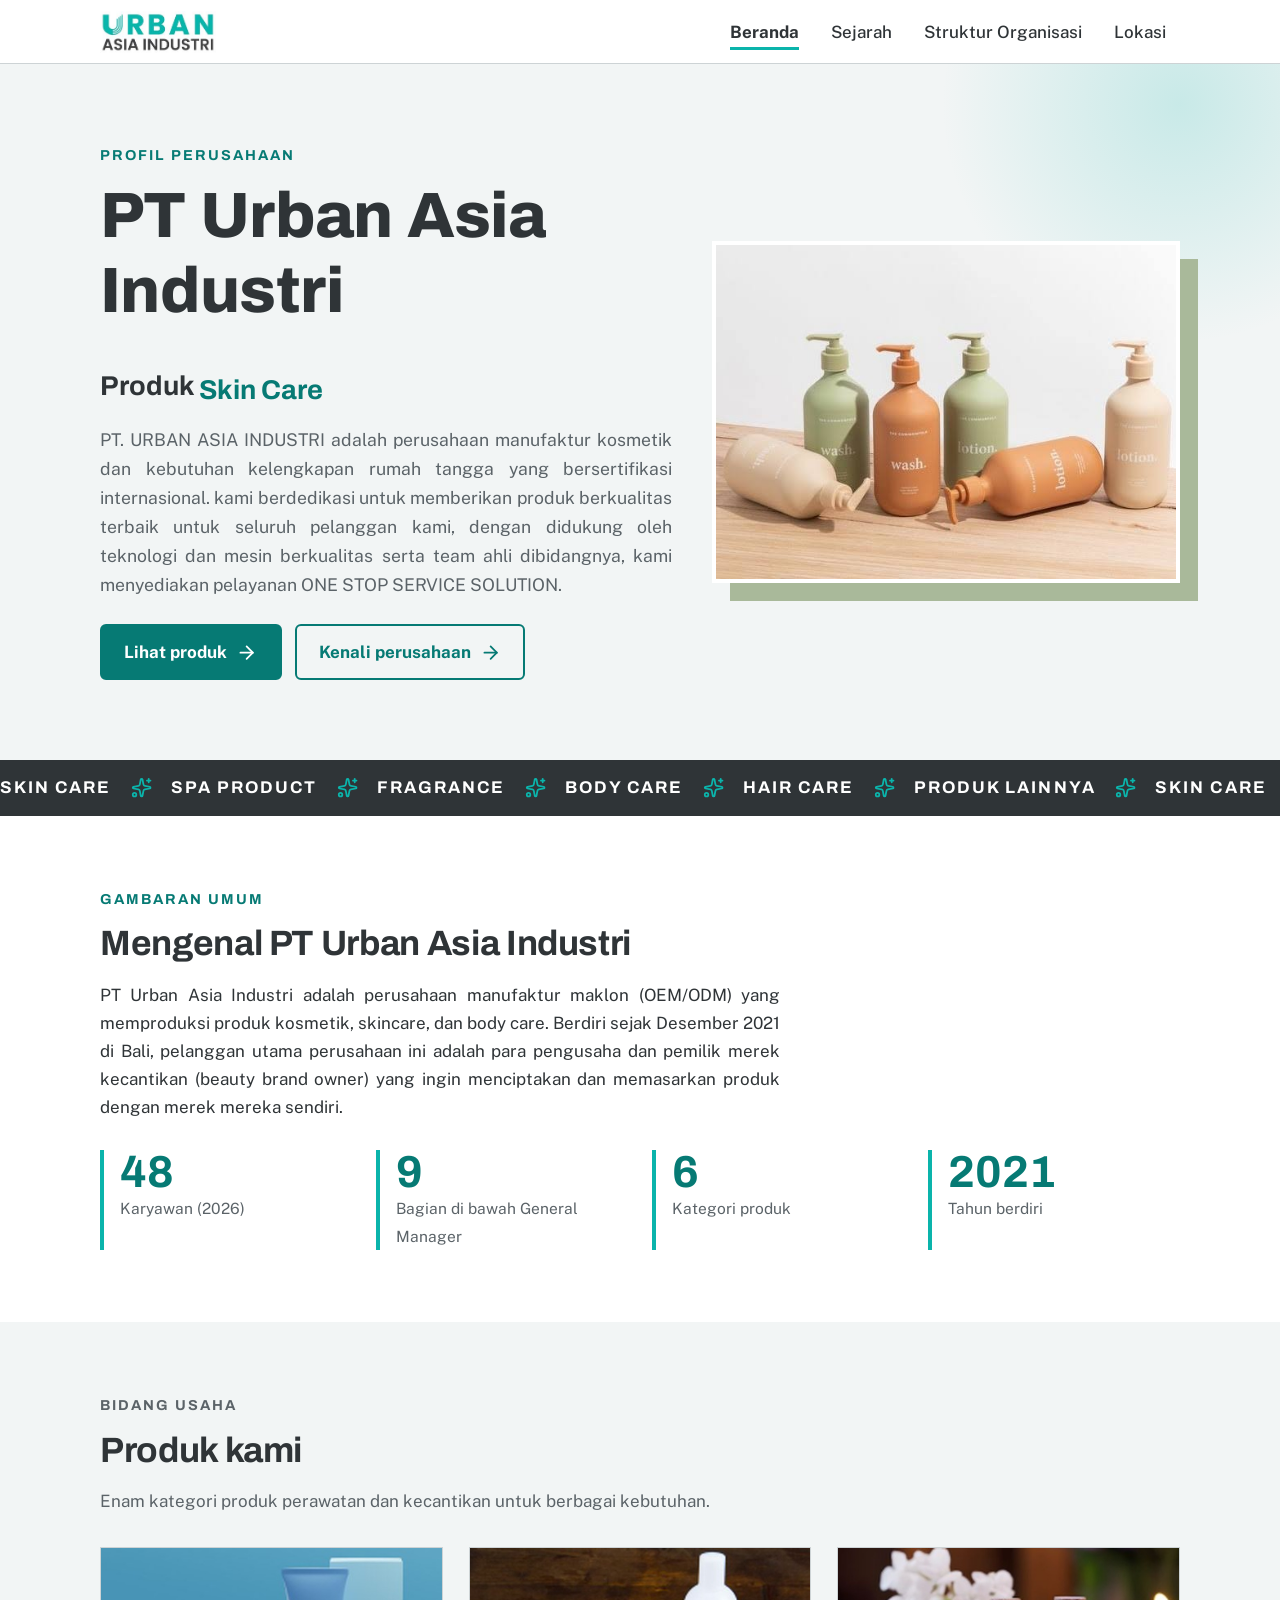
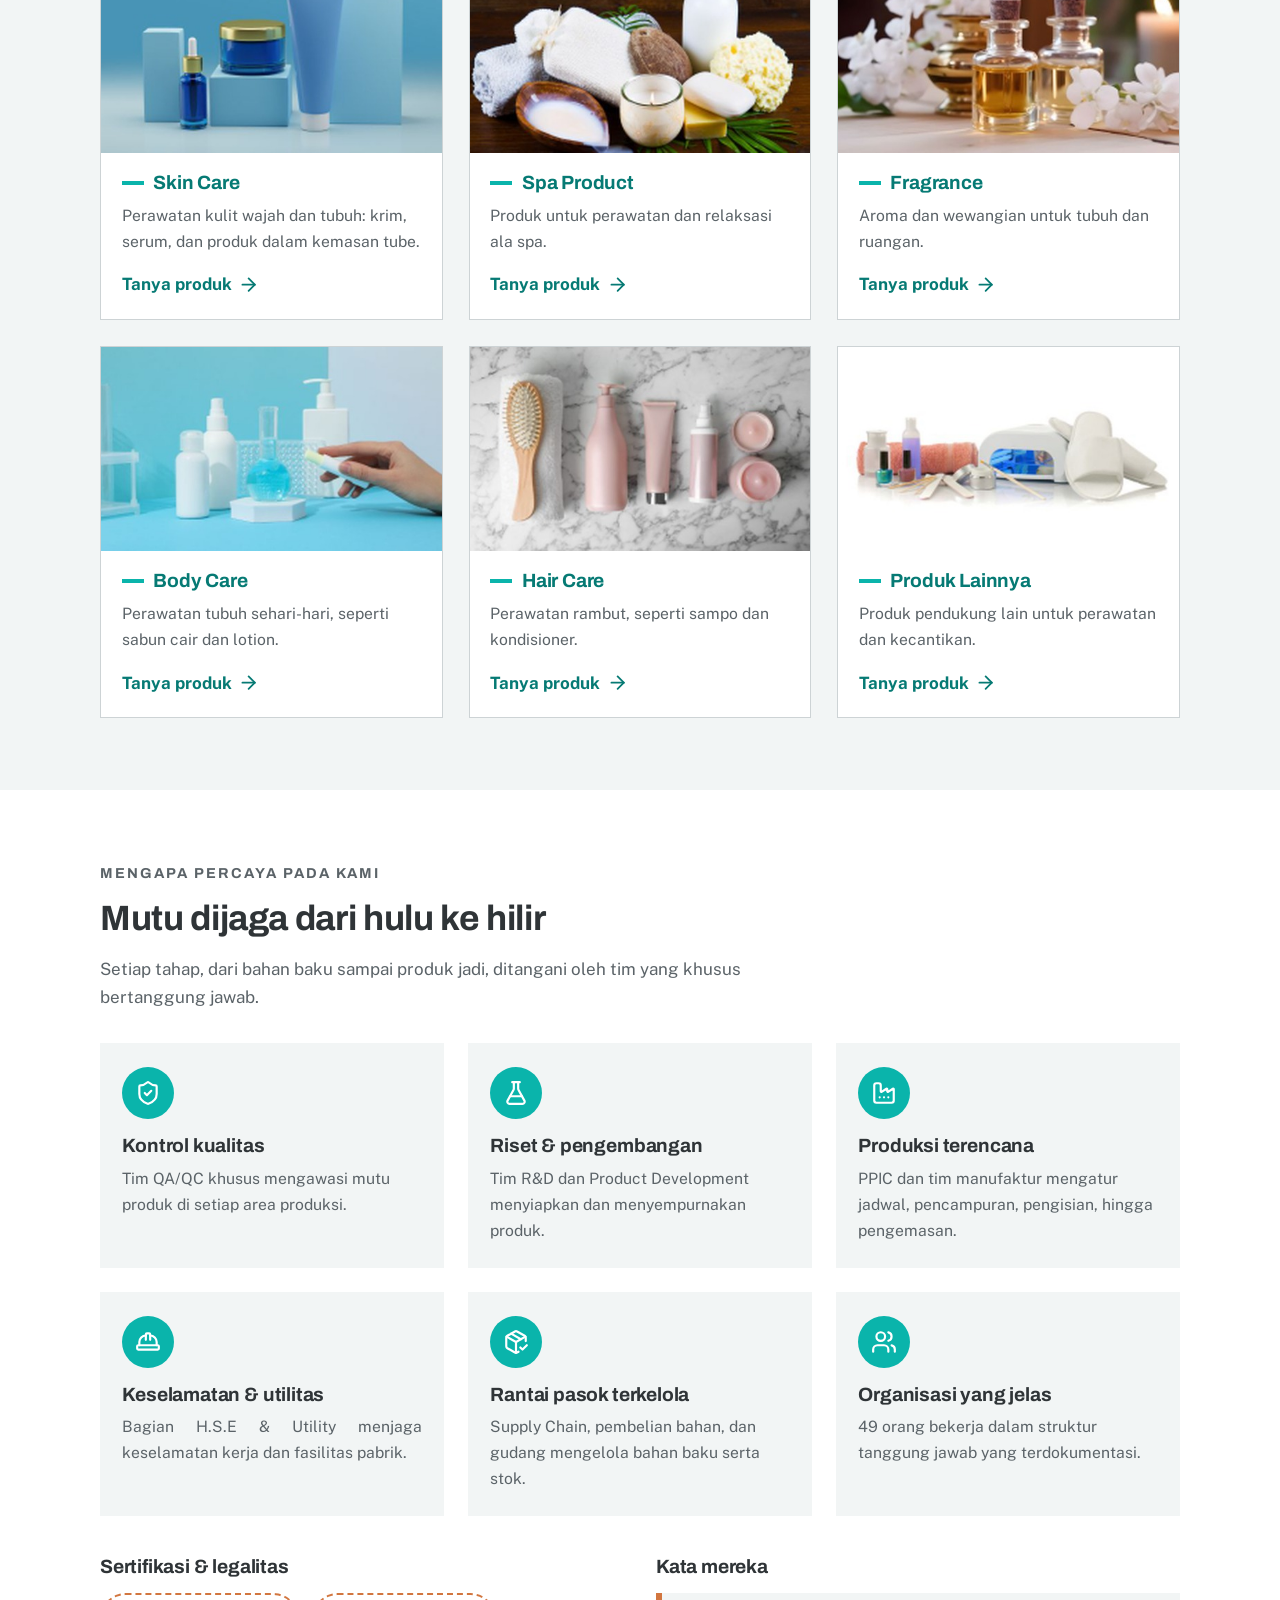
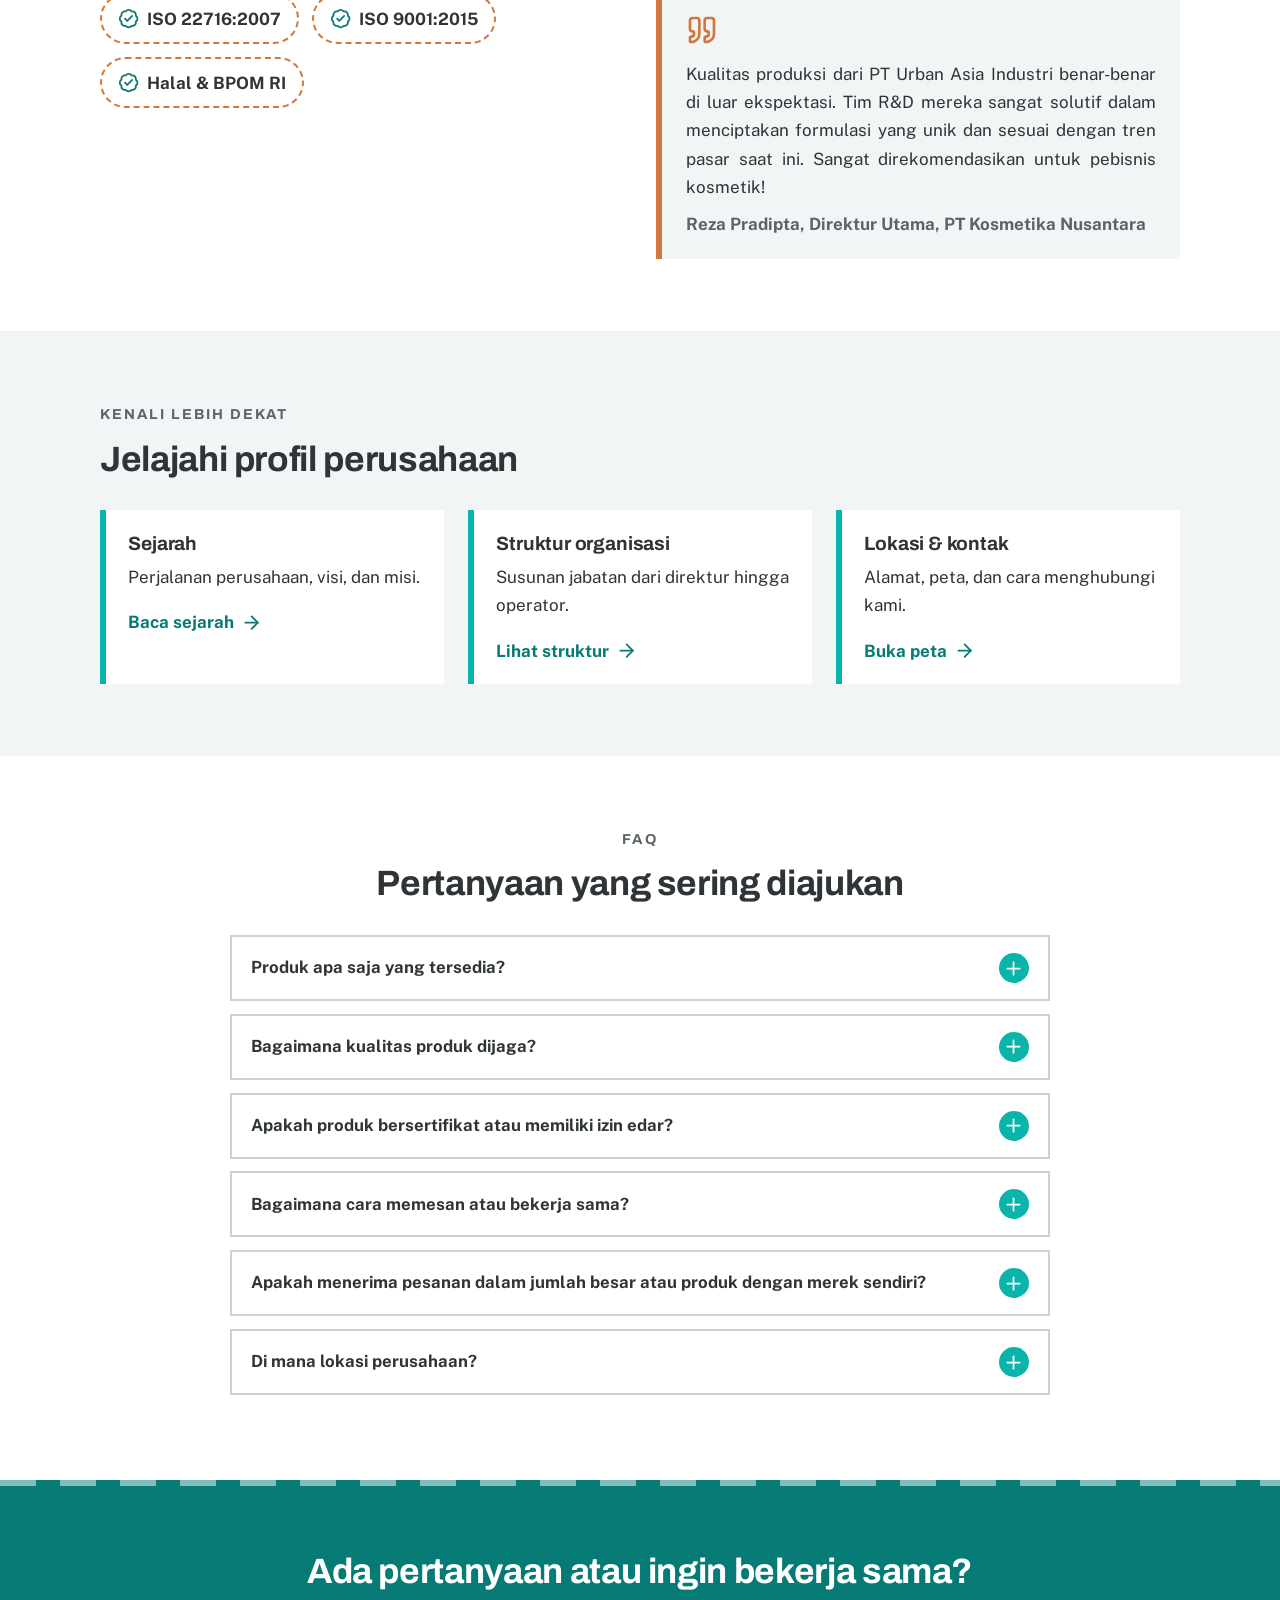
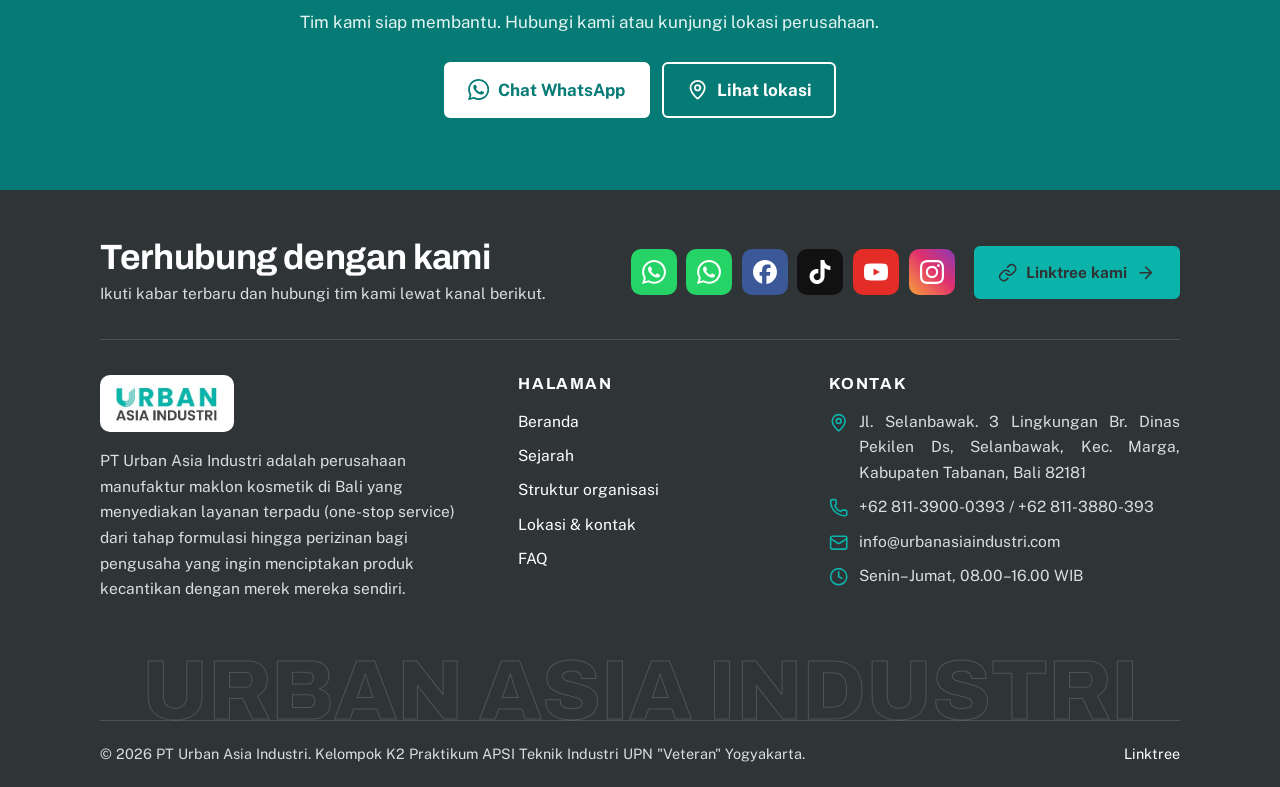
<file: index.html>
<!DOCTYPE html>
<html lang="id">
<head>
  <meta charset="UTF-8">
  <meta name="viewport" content="width=device-width, initial-scale=1">
  <title>Beranda | PT Urban Asia Industri</title>
  <meta name="description" content="Profil PT Urban Asia Industri: produk, kualitas, dan kontak.">
  <link rel="icon" type="image/png" href="img/favicon.png">
  <link rel="preconnect" href="https://fonts.googleapis.com">
  <link rel="preconnect" href="https://fonts.gstatic.com" crossorigin>
  <link href="https://fonts.googleapis.com/css2?family=Archivo:wdth,wght@90..100,500..800&family=Public+Sans:wght@400;500;700&display=swap" rel="stylesheet">
  <link rel="stylesheet" href="css/style.css">
  <script>document.documentElement.classList.add('js')</script>
</head>
<body>
<svg xmlns="http://www.w3.org/2000/svg" style="display:none" aria-hidden="true">
<symbol id="i-map-pin" viewBox="0 0 24 24"><path d="M20 10c0 4.993-5.539 10.193-7.399 11.799a1 1 0 0 1-1.202 0C9.539 20.193 4 14.993 4 10a8 8 0 0 1 16 0" /> <circle cx="12" cy="10" r="3" /></symbol>
<symbol id="i-phone" viewBox="0 0 24 24"><path d="M13.832 16.568a1 1 0 0 0 1.213-.303l.355-.465A2 2 0 0 1 17 15h3a2 2 0 0 1 2 2v3a2 2 0 0 1-2 2A18 18 0 0 1 2 4a2 2 0 0 1 2-2h3a2 2 0 0 1 2 2v3a2 2 0 0 1-.8 1.6l-.468.351a1 1 0 0 0-.292 1.233 14 14 0 0 0 6.392 6.384" /></symbol>
<symbol id="i-mail" viewBox="0 0 24 24"><path d="m22 7-8.991 5.727a2 2 0 0 1-2.009 0L2 7" /> <rect x="2" y="4" width="20" height="16" rx="2" /></symbol>
<symbol id="i-clock" viewBox="0 0 24 24"><circle cx="12" cy="12" r="10" /> <path d="M12 6v6l4 2" /></symbol>
<symbol id="i-shield-check" viewBox="0 0 24 24"><path d="M20 13c0 5-3.5 7.5-7.66 8.95a1 1 0 0 1-.67-.01C7.5 20.5 4 18 4 13V6a1 1 0 0 1 1-1c2 0 4.5-1.2 6.24-2.72a1.17 1.17 0 0 1 1.52 0C14.51 3.81 17 5 19 5a1 1 0 0 1 1 1z" /> <path d="m9 12 2 2 4-4" /></symbol>
<symbol id="i-flask-conical" viewBox="0 0 24 24"><path d="M14 2v6a2 2 0 0 0 .245.96l5.51 10.08A2 2 0 0 1 18 22H6a2 2 0 0 1-1.755-2.96l5.51-10.08A2 2 0 0 0 10 8V2" /> <path d="M6.453 15h11.094" /> <path d="M8.5 2h7" /></symbol>
<symbol id="i-hard-hat" viewBox="0 0 24 24"><path d="M10 10V5a1 1 0 0 1 1-1h2a1 1 0 0 1 1 1v5" /> <path d="M14 6a6 6 0 0 1 6 6v3" /> <path d="M4 15v-3a6 6 0 0 1 6-6" /> <rect x="2" y="15" width="20" height="4" rx="1" /></symbol>
<symbol id="i-package-check" viewBox="0 0 24 24"><path d="M12 22V12" /> <path d="m16 17 2 2 4-4" /> <path d="M21 11.127V8a2 2 0 0 0-1-1.73l-7-4a2 2 0 0 0-2 0l-7 4A2 2 0 0 0 3 8v8a2 2 0 0 0 1 1.729l7 4a2 2 0 0 0 2 .001l1.32-.753" /> <path d="M3.29 7 12 12l8.71-5" /> <path d="m7.5 4.27 8.997 5.148" /></symbol>
<symbol id="i-badge-check" viewBox="0 0 24 24"><path d="M3.85 8.62a4 4 0 0 1 4.78-4.77 4 4 0 0 1 6.74 0 4 4 0 0 1 4.78 4.78 4 4 0 0 1 0 6.74 4 4 0 0 1-4.77 4.78 4 4 0 0 1-6.75 0 4 4 0 0 1-4.78-4.77 4 4 0 0 1 0-6.76Z" /> <path d="m16 9-5.5 5.5L8 12" /></symbol>
<symbol id="i-quote" viewBox="0 0 24 24"><path d="M16 3a2 2 0 0 0-2 2v6a2 2 0 0 0 2 2 1 1 0 0 1 1 1v1a2 2 0 0 1-2 2 1 1 0 0 0-1 1v2a1 1 0 0 0 1 1 6 6 0 0 0 6-6V5a2 2 0 0 0-2-2z" /> <path d="M5 3a2 2 0 0 0-2 2v6a2 2 0 0 0 2 2 1 1 0 0 1 1 1v1a2 2 0 0 1-2 2 1 1 0 0 0-1 1v2a1 1 0 0 0 1 1 6 6 0 0 0 6-6V5a2 2 0 0 0-2-2z" /></symbol>
<symbol id="i-arrow-right" viewBox="0 0 24 24"><path d="M5 12h14" /> <path d="m12 5 7 7-7 7" /></symbol>
<symbol id="i-link" viewBox="0 0 24 24"><path d="M10 13a5 5 0 0 0 7.54.54l3-3a5 5 0 0 0-7.07-7.07l-1.72 1.71" /> <path d="M14 11a5 5 0 0 0-7.54-.54l-3 3a5 5 0 0 0 7.07 7.07l1.71-1.71" /></symbol>
<symbol id="i-external-link" viewBox="0 0 24 24"><path d="M15 3h6v6" /> <path d="M10 14 21 3" /> <path d="M18 13v6a2 2 0 0 1-2 2H5a2 2 0 0 1-2-2V8a2 2 0 0 1 2-2h6" /></symbol>
<symbol id="i-chevron-up" viewBox="0 0 24 24"><path d="m18 15-6-6-6 6" /></symbol>
<symbol id="i-factory" viewBox="0 0 24 24"><path d="M12 16h.01" /> <path d="M16 16h.01" /> <path d="M3 19a2 2 0 0 0 2 2h14a2 2 0 0 0 2-2V8.5a.5.5 0 0 0-.769-.422l-4.462 2.844A.5.5 0 0 1 15 10.5v-2a.5.5 0 0 0-.769-.422L9.77 10.922A.5.5 0 0 1 9 10.5V5a2 2 0 0 0-2-2H5a2 2 0 0 0-2 2z" /> <path d="M8 16h.01" /></symbol>
<symbol id="i-sparkles" viewBox="0 0 24 24"><path d="M11.017 2.814a1 1 0 0 1 1.966 0l1.051 5.558a2 2 0 0 0 1.594 1.594l5.558 1.051a1 1 0 0 1 0 1.966l-5.558 1.051a2 2 0 0 0-1.594 1.594l-1.051 5.558a1 1 0 0 1-1.966 0l-1.051-5.558a2 2 0 0 0-1.594-1.594l-5.558-1.051a1 1 0 0 1 0-1.966l5.558-1.051a2 2 0 0 0 1.594-1.594z" /> <path d="M20 2v4" /> <path d="M22 4h-4" /> <circle cx="4" cy="20" r="2" /></symbol>
<symbol id="i-plus" viewBox="0 0 24 24"><path d="M5 12h14" /> <path d="M12 5v14" /></symbol>
<symbol id="i-users" viewBox="0 0 24 24"><path d="M16 21v-2a4 4 0 0 0-4-4H6a4 4 0 0 0-4 4v2" /> <path d="M16 3.128a4 4 0 0 1 0 7.744" /> <path d="M22 21v-2a4 4 0 0 0-3-3.87" /> <circle cx="9" cy="7" r="4" /></symbol>
<symbol id="i-download" viewBox="0 0 24 24"><path d="M12 15V3" /> <path d="M21 15v4a2 2 0 0 1-2 2H5a2 2 0 0 1-2-2v-4" /> <path d="m7 10 5 5 5-5" /></symbol>
<symbol id="i-zoom-in" viewBox="0 0 24 24"><circle cx="11" cy="11" r="8" /> <line x1="21" x2="16.65" y1="21" y2="16.65" /> <line x1="11" x2="11" y1="8" y2="14" /> <line x1="8" x2="14" y1="11" y2="11" /></symbol>
<symbol id="i-zoom-out" viewBox="0 0 24 24"><circle cx="11" cy="11" r="8" /> <line x1="21" x2="16.65" y1="21" y2="16.65" /> <line x1="8" x2="14" y1="11" y2="11" /></symbol>
<symbol id="i-maximize" viewBox="0 0 24 24"><path d="M8 3H5a2 2 0 0 0-2 2v3" /> <path d="M21 8V5a2 2 0 0 0-2-2h-3" /> <path d="M3 16v3a2 2 0 0 0 2 2h3" /> <path d="M16 21h3a2 2 0 0 0 2-2v-3" /></symbol>
<symbol id="i-globe" viewBox="0 0 24 24"><circle cx="12" cy="12" r="10" /> <path d="M12 2a14.5 14.5 0 0 0 0 20 14.5 14.5 0 0 0 0-20" /> <path d="M2 12h20" /></symbol>
<symbol id="i-file-text" viewBox="0 0 24 24"><path d="M6 22a2 2 0 0 1-2-2V4a2 2 0 0 1 2-2h8a2.4 2.4 0 0 1 1.704.706l3.588 3.588A2.4 2.4 0 0 1 20 8v12a2 2 0 0 1-2 2z" /> <path d="M14 2v5a1 1 0 0 0 1 1h5" /> <path d="M10 9H8" /> <path d="M16 13H8" /> <path d="M16 17H8" /></symbol>
<symbol id="b-whatsapp" viewBox="0 0 24 24"><path d="M17.472 14.382c-.297-.149-1.758-.867-2.03-.967-.273-.099-.471-.148-.67.15-.197.297-.767.966-.94 1.164-.173.199-.347.223-.644.075-.297-.15-1.255-.463-2.39-1.475-.883-.788-1.48-1.761-1.653-2.059-.173-.297-.018-.458.13-.606.134-.133.298-.347.446-.52.149-.174.198-.298.298-.497.099-.198.05-.371-.025-.52-.075-.149-.669-1.612-.916-2.207-.242-.579-.487-.5-.669-.51-.173-.008-.371-.01-.57-.01-.198 0-.52.074-.792.372-.272.297-1.04 1.016-1.04 2.479 0 1.462 1.065 2.875 1.213 3.074.149.198 2.096 3.2 5.077 4.487.709.306 1.262.489 1.694.625.712.227 1.36.195 1.871.118.571-.085 1.758-.719 2.006-1.413.248-.694.248-1.289.173-1.413-.074-.124-.272-.198-.57-.347m-5.421 7.403h-.004a9.87 9.87 0 01-5.031-1.378l-.361-.214-3.741.982.998-3.648-.235-.374a9.86 9.86 0 01-1.51-5.26c.001-5.45 4.436-9.884 9.888-9.884 2.64 0 5.122 1.03 6.988 2.898a9.825 9.825 0 012.893 6.994c-.003 5.45-4.437 9.884-9.885 9.884m8.413-18.297A11.815 11.815 0 0012.05 0C5.495 0 .16 5.335.157 11.892c0 2.096.547 4.142 1.588 5.945L.057 24l6.305-1.654a11.882 11.882 0 005.683 1.448h.005c6.554 0 11.89-5.335 11.893-11.893a11.821 11.821 0 00-3.48-8.413Z"/></symbol>
<symbol id="b-facebook" viewBox="0 0 24 24"><path d="M9.101 23.691v-7.98H6.627v-3.667h2.474v-1.58c0-4.085 1.848-5.978 5.858-5.978.401 0 .955.042 1.468.103a8.68 8.68 0 0 1 1.141.195v3.325a8.623 8.623 0 0 0-.653-.036 26.805 26.805 0 0 0-.733-.009c-.707 0-1.259.096-1.675.309a1.686 1.686 0 0 0-.679.622c-.258.42-.374.995-.374 1.752v1.297h3.919l-.386 2.103-.287 1.564h-3.246v8.245C19.396 23.238 24 18.179 24 12.044c0-6.627-5.373-12-12-12s-12 5.373-12 12c0 5.628 3.874 10.35 9.101 11.647Z"/></symbol>
<symbol id="b-instagram" viewBox="0 0 24 24"><path d="M7.0301.084c-1.2768.0602-2.1487.264-2.911.5634-.7888.3075-1.4575.72-2.1228 1.3877-.6652.6677-1.075 1.3368-1.3802 2.127-.2954.7638-.4956 1.6365-.552 2.914-.0564 1.2775-.0689 1.6882-.0626 4.947.0062 3.2586.0206 3.6671.0825 4.9473.061 1.2765.264 2.1482.5635 2.9107.308.7889.72 1.4573 1.388 2.1228.6679.6655 1.3365 1.0743 2.1285 1.38.7632.295 1.6361.4961 2.9134.552 1.2773.056 1.6884.069 4.9462.0627 3.2578-.0062 3.668-.0207 4.9478-.0814 1.28-.0607 2.147-.2652 2.9098-.5633.7889-.3086 1.4578-.72 2.1228-1.3881.665-.6682 1.0745-1.3378 1.3795-2.1284.2957-.7632.4966-1.636.552-2.9124.056-1.2809.0692-1.6898.063-4.948-.0063-3.2583-.021-3.6668-.0817-4.9465-.0607-1.2797-.264-2.1487-.5633-2.9117-.3084-.7889-.72-1.4568-1.3876-2.1228C21.2982 1.33 20.628.9208 19.8378.6165 19.074.321 18.2017.1197 16.9244.0645 15.6471.0093 15.236-.005 11.977.0014 8.718.0076 8.31.0215 7.0301.0839m.1402 21.6932c-1.17-.0509-1.8053-.2453-2.2287-.408-.5606-.216-.96-.4771-1.3819-.895-.422-.4178-.6811-.8186-.9-1.378-.1644-.4234-.3624-1.058-.4171-2.228-.0595-1.2645-.072-1.6442-.079-4.848-.007-3.2037.0053-3.583.0607-4.848.05-1.169.2456-1.805.408-2.2282.216-.5613.4762-.96.895-1.3816.4188-.4217.8184-.6814 1.3783-.9003.423-.1651 1.0575-.3614 2.227-.4171 1.2655-.06 1.6447-.072 4.848-.079 3.2033-.007 3.5835.005 4.8495.0608 1.169.0508 1.8053.2445 2.228.408.5608.216.96.4754 1.3816.895.4217.4194.6816.8176.9005 1.3787.1653.4217.3617 1.056.4169 2.2263.0602 1.2655.0739 1.645.0796 4.848.0058 3.203-.0055 3.5834-.061 4.848-.051 1.17-.245 1.8055-.408 2.2294-.216.5604-.4763.96-.8954 1.3814-.419.4215-.8181.6811-1.3783.9-.4224.1649-1.0577.3617-2.2262.4174-1.2656.0595-1.6448.072-4.8493.079-3.2045.007-3.5825-.006-4.848-.0608M16.953 5.5864A1.44 1.44 0 1 0 18.39 4.144a1.44 1.44 0 0 0-1.437 1.4424M5.8385 12.012c.0067 3.4032 2.7706 6.1557 6.173 6.1493 3.4026-.0065 6.157-2.7701 6.1506-6.1733-.0065-3.4032-2.771-6.1565-6.174-6.1498-3.403.0067-6.156 2.771-6.1496 6.1738M8 12.0077a4 4 0 1 1 4.008 3.9921A3.9996 3.9996 0 0 1 8 12.0077"/></symbol>
<symbol id="b-tiktok" viewBox="0 0 24 24"><path d="M12.525.02c1.31-.02 2.61-.01 3.91-.02.08 1.53.63 3.09 1.75 4.17 1.12 1.11 2.7 1.62 4.24 1.79v4.03c-1.44-.05-2.89-.35-4.2-.97-.57-.26-1.1-.59-1.62-.93-.01 2.92.01 5.84-.02 8.75-.08 1.4-.54 2.79-1.35 3.94-1.31 1.92-3.58 3.17-5.91 3.21-1.43.08-2.86-.31-4.08-1.03-2.02-1.19-3.44-3.37-3.65-5.71-.02-.5-.03-1-.01-1.49.18-1.9 1.12-3.72 2.58-4.96 1.66-1.44 3.98-2.13 6.15-1.72.02 1.48-.04 2.96-.04 4.44-.99-.32-2.15-.23-3.02.37-.63.41-1.11 1.04-1.36 1.75-.21.51-.15 1.07-.14 1.61.24 1.64 1.82 3.02 3.5 2.87 1.12-.01 2.19-.66 2.77-1.61.19-.33.4-.67.41-1.06.1-1.79.06-3.57.07-5.36.01-4.03-.01-8.05.02-12.07z"/></symbol>
<symbol id="b-youtube" viewBox="0 0 24 24"><path d="M23.498 6.186a3.016 3.016 0 0 0-2.122-2.136C19.505 3.545 12 3.545 12 3.545s-7.505 0-9.377.505A3.017 3.017 0 0 0 .502 6.186C0 8.07 0 12 0 12s0 3.93.502 5.814a3.016 3.016 0 0 0 2.122 2.136c1.871.505 9.376.505 9.376.505s7.505 0 9.377-.505a3.015 3.015 0 0 0 2.122-2.136C24 15.93 24 12 24 12s0-3.93-.502-5.814zM9.545 15.568V8.432L15.818 12l-6.273 3.568z"/></symbol>
</svg>
<header class="header">
  <div class="wrap">
    <a class="logo" href="index.html" aria-label="PT Urban Asia Industri, beranda"><img src="img/logo.png" alt="Urban Asia Industri" width="271" height="98"></a>
    <button class="menu-btn" aria-expanded="false" aria-controls="nav">Menu</button>
    <ul class="nav" id="nav">
      <li><a href="index.html">Beranda</a></li>
      <li><a href="sejarah.html">Sejarah</a></li>
      <li><a href="struktur.html">Struktur Organisasi</a></li>
      <li><a href="lokasi.html">Lokasi</a></li>
    </ul>
  </div>
</header>
<main>

<section class="hero">
  <div class="wrap">
    <div>
      <p class="eyebrow">Profil perusahaan</p>
      <h1 aria-label="PT Urban Asia Industri"><span class="kata"><span style="--i:0">PT</span></span><span class="kata"><span style="--i:1">Urban</span></span><span class="kata"><span style="--i:2">Asia</span></span><span class="kata"><span style="--i:3">Industri</span></span></h1>
      <p class="baris-ganti">Produk <span class="ganti" aria-hidden="true"><span class="ganti-isi"><span>Skin Care</span><span>Spa Product</span><span>Fragrance</span><span>Body Care</span><span>Hair Care</span><span>Skin Care</span></span></span><span class="sr-only">Skin Care, Spa Product, Fragrance, Body Care, Hair Care</span></p>
      <p class="lead"><span>PT. URBAN ASIA INDUSTRI adalah perusahaan manufaktur kosmetik dan kebutuhan kelengkapan rumah tangga yang bersertifikasi internasional. kami berdedikasi untuk memberikan produk berkualitas terbaik untuk seluruh pelanggan kami, dengan didukung oleh teknologi dan mesin berkualitas serta team ahli dibidangnya, kami menyediakan pelayanan ONE STOP SERVICE SOLUTION.</span></p>
      <div class="tombol-baris">
        <a class="tombol utama" href="#bidang-usaha">Lihat produk <svg class="ik" aria-hidden="true"><use href="#i-arrow-right"/></svg></a>
        <a class="tombol garis" href="sejarah.html">Kenali perusahaan <svg class="ik" aria-hidden="true"><use href="#i-arrow-right"/></svg></a>
      </div>
    </div>
    <figure class="foto">
      <img src="img/produk.jpg" width="563" height="409" alt="Deretan botol pompa berwarna hijau sage, terakota, dan krem dengan label wash dan lotion di atas meja kayu">
    </figure>
  </div>
</section>
<div class="ticker" aria-hidden="true"><div class="ticker-track"><span>Skin Care <svg class="ik" aria-hidden="true"><use href="#i-sparkles"/></svg></span><span>Spa Product <svg class="ik" aria-hidden="true"><use href="#i-sparkles"/></svg></span><span>Fragrance <svg class="ik" aria-hidden="true"><use href="#i-sparkles"/></svg></span><span>Body Care <svg class="ik" aria-hidden="true"><use href="#i-sparkles"/></svg></span><span>Hair Care <svg class="ik" aria-hidden="true"><use href="#i-sparkles"/></svg></span><span>Produk Lainnya <svg class="ik" aria-hidden="true"><use href="#i-sparkles"/></svg></span><span>Skin Care <svg class="ik" aria-hidden="true"><use href="#i-sparkles"/></svg></span><span>Spa Product <svg class="ik" aria-hidden="true"><use href="#i-sparkles"/></svg></span><span>Fragrance <svg class="ik" aria-hidden="true"><use href="#i-sparkles"/></svg></span><span>Body Care <svg class="ik" aria-hidden="true"><use href="#i-sparkles"/></svg></span><span>Hair Care <svg class="ik" aria-hidden="true"><use href="#i-sparkles"/></svg></span><span>Produk Lainnya <svg class="ik" aria-hidden="true"><use href="#i-sparkles"/></svg></span></div></div>

<section class="putih">
  <div class="wrap">
    <div data-reveal>
      <p class="eyebrow">Gambaran umum</p>
      <h2>Mengenal PT Urban Asia Industri</h2>
      <p><span >PT Urban Asia Industri adalah perusahaan manufaktur maklon (OEM/ODM) yang memproduksi produk kosmetik, skincare, dan body care. Berdiri sejak Desember 2021 di Bali, pelanggan utama perusahaan ini adalah para pengusaha dan pemilik merek kecantikan (beauty brand owner) yang ingin menciptakan dan memasarkan produk dengan merek mereka sendiri.</span></p>
    </div>
    <div class="stat-grid" data-stagger>
      <div class="stat"><strong><span data-count="49">49</span></strong><span class="label">Karyawan (2026)</span></div>
      <div class="stat"><strong><span data-count="9">9</span></strong><span class="label">Bagian di bawah General Manager</span></div>
      <div class="stat"><strong><span data-count="6">6</span></strong><span class="label">Kategori produk</span></div>
      <div class="stat"><strong>2021</strong><span class="label">Tahun berdiri</span></div>
    </div>
  </div>
</section>

<section id="bidang-usaha">
  <div class="wrap">
    <div class="judul-seksi" data-reveal>
      <p class="eyebrow">Bidang usaha</p>
      <h2>Produk kami</h2>
      <p>Enam kategori produk perawatan dan kecantikan untuk berbagai kebutuhan.</p>
    </div>
    <div class="produk-grid" data-stagger>
      <article class="produk">
        <div class="produk-foto"><img src="img/produk-skincare.jpg" alt="Tube, botol serum, dan jar krim berwarna biru di atas podium" width="496" height="296" loading="lazy"></div>
        <div class="produk-isi"><h3>Skin Care</h3><p>Perawatan kulit wajah dan tubuh: krim, serum, dan produk dalam kemasan tube.</p><a class="lanjut" href="lokasi.html#kontak">Tanya produk <svg class="ik" aria-hidden="true"><use href="#i-arrow-right"/></svg></a></div>
      </article>
      <article class="produk">
        <div class="produk-foto"><img src="img/produk-spa.jpg" alt="Handuk, sabun, lilin, dan botol produk spa di atas meja kayu" width="496" height="296" loading="lazy"></div>
        <div class="produk-isi"><h3>Spa Product</h3><p>Produk untuk perawatan dan relaksasi ala spa.</p><a class="lanjut" href="lokasi.html#kontak">Tanya produk <svg class="ik" aria-hidden="true"><use href="#i-arrow-right"/></svg></a></div>
      </article>
      <article class="produk">
        <div class="produk-foto"><img src="img/produk-fragrance.jpg" alt="Botol kaca wewangian dengan bunga putih dan lilin" width="496" height="296" loading="lazy"></div>
        <div class="produk-isi"><h3>Fragrance</h3><p>Aroma dan wewangian untuk tubuh dan ruangan.</p><a class="lanjut" href="lokasi.html#kontak">Tanya produk <svg class="ik" aria-hidden="true"><use href="#i-arrow-right"/></svg></a></div>
      </article>
      <article class="produk">
        <div class="produk-foto"><img src="img/produk-bodycare.jpg" alt="Botol pompa dan botol perawatan tubuh berwarna putih dengan latar biru" width="496" height="296" loading="lazy"></div>
        <div class="produk-isi"><h3>Body Care</h3><p>Perawatan tubuh sehari-hari, seperti sabun cair dan lotion.</p><a class="lanjut" href="lokasi.html#kontak">Tanya produk <svg class="ik" aria-hidden="true"><use href="#i-arrow-right"/></svg></a></div>
      </article>
      <article class="produk">
        <div class="produk-foto"><img src="img/produk-haircare.jpg" alt="Sisir kayu, handuk, botol, dan jar produk perawatan rambut berwarna merah muda" width="496" height="296" loading="lazy"></div>
        <div class="produk-isi"><h3>Hair Care</h3><p>Perawatan rambut, seperti sampo dan kondisioner.</p><a class="lanjut" href="lokasi.html#kontak">Tanya produk <svg class="ik" aria-hidden="true"><use href="#i-arrow-right"/></svg></a></div>
      </article>
      <article class="produk">
        <div class="produk-foto"><img src="img/produk-lainnya.jpg" alt="Perlengkapan perawatan kuku dan sandal spa" width="496" height="296" loading="lazy"></div>
        <div class="produk-isi"><h3>Produk Lainnya</h3><p>Produk pendukung lain untuk perawatan dan kecantikan.</p><a class="lanjut" href="lokasi.html#kontak">Tanya produk <svg class="ik" aria-hidden="true"><use href="#i-arrow-right"/></svg></a></div>
      </article>
    </div>
  </div>
</section>

<section class="putih" id="kepercayaan">
  <div class="wrap">
    <div class="judul-seksi" data-reveal>
      <p class="eyebrow">Mengapa percaya pada kami</p>
      <h2>Mutu dijaga dari hulu ke hilir</h2>
      <p>Setiap tahap, dari bahan baku sampai produk jadi, ditangani oleh tim yang khusus bertanggung jawab.</p>
    </div>
    <div class="grid tiga" data-stagger>
      <article class="pilar"><div class="ikon-bulat"><svg class="ik" aria-hidden="true"><use href="#i-shield-check"/></svg></div><h3>Kontrol kualitas</h3><p>Tim QA/QC khusus mengawasi mutu produk di setiap area produksi.</p></article>
      <article class="pilar"><div class="ikon-bulat"><svg class="ik" aria-hidden="true"><use href="#i-flask-conical"/></svg></div><h3>Riset &amp; pengembangan</h3><p>Tim R&amp;D dan Product Development menyiapkan dan menyempurnakan produk.</p></article>
      <article class="pilar"><div class="ikon-bulat"><svg class="ik" aria-hidden="true"><use href="#i-factory"/></svg></div><h3>Produksi terencana</h3><p>PPIC dan tim manufaktur mengatur jadwal, pencampuran, pengisian, hingga pengemasan.</p></article>
      <article class="pilar"><div class="ikon-bulat"><svg class="ik" aria-hidden="true"><use href="#i-hard-hat"/></svg></div><h3>Keselamatan &amp; utilitas</h3><p>Bagian H.S.E &amp; Utility menjaga keselamatan kerja dan fasilitas pabrik.</p></article>
      <article class="pilar"><div class="ikon-bulat"><svg class="ik" aria-hidden="true"><use href="#i-package-check"/></svg></div><h3>Rantai pasok terkelola</h3><p>Supply Chain, pembelian bahan, dan gudang mengelola bahan baku serta stok.</p></article>
      <article class="pilar"><div class="ikon-bulat"><svg class="ik" aria-hidden="true"><use href="#i-users"/></svg></div><h3>Organisasi yang jelas</h3><p>49 orang bekerja dalam struktur tanggung jawab yang terdokumentasi.</p></article>
    </div>
    <div class="sub-kepercayaan">
      <div data-reveal="kiri">
        <h3>Sertifikasi &amp; legalitas</h3>
        <div class="lencana-baris">
          <span class="lencana"><svg class="ik" aria-hidden="true"><use href="#i-badge-check"/></svg><span>ISO 22716:2007</span></span>
          <span class="lencana"><svg class="ik" aria-hidden="true"><use href="#i-badge-check"/></svg><span>ISO 9001:2015</span></span>
          <span class="lencana"><svg class="ik" aria-hidden="true"><use href="#i-badge-check"/></svg><span>Halal & BPOM RI</span></span>
        </div>
      </div>
      <div data-reveal>
        <h3>Kata mereka</h3>
        <blockquote class="testimoni" style="margin:0">
          <svg class="ik" aria-hidden="true"><use href="#i-quote"/></svg>
          <p>Kualitas produksi dari PT Urban Asia Industri benar-benar di luar ekspektasi. Tim R&D mereka sangat solutif dalam menciptakan formulasi yang unik dan sesuai dengan tren pasar saat ini. Sangat direkomendasikan untuk pebisnis kosmetik!</p>
          <cite>Reza Pradipta, Direktur Utama, PT Kosmetika Nusantara</cite>
        </blockquote>
      </div>
    </div>
  </div>
</section>

<section>
  <div class="wrap">
    <div class="judul-seksi" data-reveal>
      <p class="eyebrow">Kenali lebih dekat</p>
      <h2>Jelajahi profil perusahaan</h2>
    </div>
    <div class="grid" data-stagger>
      <article class="blok"><h3>Sejarah</h3><p>Perjalanan perusahaan, visi, dan misi.</p><a class="lanjut" href="sejarah.html">Baca sejarah <svg class="ik" aria-hidden="true"><use href="#i-arrow-right"/></svg></a></article>
      <article class="blok"><h3>Struktur organisasi</h3><p>Susunan jabatan dari direktur hingga operator.</p><a class="lanjut" href="struktur.html">Lihat struktur <svg class="ik" aria-hidden="true"><use href="#i-arrow-right"/></svg></a></article>
      <article class="blok"><h3>Lokasi &amp; kontak</h3><p>Alamat, peta, dan cara menghubungi kami.</p><a class="lanjut" href="lokasi.html">Buka peta <svg class="ik" aria-hidden="true"><use href="#i-arrow-right"/></svg></a></article>
    </div>
  </div>
</section>

<section class="putih" id="faq">
  <div class="wrap">
    <div class="judul-seksi tengah" data-reveal>
      <p class="eyebrow">FAQ</p>
      <h2>Pertanyaan yang sering diajukan</h2>
    </div>
    <div class="faq" data-stagger>
      <div class="faq-item">
        <button class="faq-q" type="button" aria-expanded="false" aria-controls="faq0">Produk apa saja yang tersedia?<span class="plus"><svg class="ik" aria-hidden="true"><use href="#i-plus"/></svg></span></button>
        <div class="faq-a" id="faq0"><div><p>Kami memiliki enam kategori: Skin Care, Spa Product, Fragrance, Body Care, Hair Care, dan produk lainnya. Lihat bagian Bidang Usaha di atas.</p></div></div>
      </div>
      <div class="faq-item">
        <button class="faq-q" type="button" aria-expanded="false" aria-controls="faq1">Bagaimana kualitas produk dijaga?<span class="plus"><svg class="ik" aria-hidden="true"><use href="#i-plus"/></svg></span></button>
        <div class="faq-a" id="faq1"><div><p>Perusahaan memiliki tim QA/QC yang mengawasi mutu di area produksi. <span>ISO 9001:2015</span></p></div></div>
      </div>
      <div class="faq-item">
        <button class="faq-q" type="button" aria-expanded="false" aria-controls="faq2">Apakah produk bersertifikat atau memiliki izin edar?<span class="plus"><svg class="ik" aria-hidden="true"><use href="#i-plus"/></svg></span></button>
        <div class="faq-a" id="faq2"><div><p><span>Untuk menjamin mutu dan keamanan produksi, PT Urban Asia Industri telah mengantongi perizinan dan sertifikasi resmi yang mencakup sertifikat CPKB (Cara Pembuatan Kosmetik yang Baik) atau GMP, fasilitas berstandar operasional BPOM untuk memfasilitasi legalitas izin edar, serta Sertifikasi Halal dari BPJPH/MUI untuk memastikan produk yang dihasilkan memenuhi Sistem Jaminan Halal.</span></p></div></div>
      </div>
      <div class="faq-item">
        <button class="faq-q" type="button" aria-expanded="false" aria-controls="faq3">Bagaimana cara memesan atau bekerja sama?<span class="plus"><svg class="ik" aria-hidden="true"><use href="#i-plus"/></svg></span></button>
        <div class="faq-a" id="faq3"><div><p>Hubungi kami lewat WhatsApp atau email yang tertera di halaman Lokasi &amp; Kontak. <span>1-3 hari kerja</span></p></div></div>
      </div>
      <div class="faq-item">
        <button class="faq-q" type="button" aria-expanded="false" aria-controls="faq4">Apakah menerima pesanan dalam jumlah besar atau produk dengan merek sendiri?<span class="plus"><svg class="ik" aria-hidden="true"><use href="#i-plus"/></svg></span></button>
        <div class="faq-a" id="faq4"><div><p><span>PT Urban Asia Industri menawarkan kebijakan jumlah pesanan minimum (MOQ) yang rendah dan fleksibel untuk mendukung pebisnis pemula maupun UMKM dalam merintis bisnis kecantikan. Melalui layanan private label (merek sendiri), perusahaan ini memberikan solusi terpadu (one-stop service) yang mencakup konsultasi konsep, riset formulasi, desain kemasan, proses produksi, hingga pengurusan legalitas BPOM dan Halal, sehingga klien terima beres dan siap memasarkan produk dengan merek mereka sendiri.</span></p></div></div>
      </div>
      <div class="faq-item">
        <button class="faq-q" type="button" aria-expanded="false" aria-controls="faq5">Di mana lokasi perusahaan?<span class="plus"><svg class="ik" aria-hidden="true"><use href="#i-plus"/></svg></span></button>
        <div class="faq-a" id="faq5"><div><p>Alamat lengkap dan peta ada di halaman Lokasi &amp; Kontak.</p></div></div>
      </div>
    </div>
  </div>
</section>

<section class="cta">
  <div class="wrap" data-reveal="zoom">
    <h2>Ada pertanyaan atau ingin bekerja sama?</h2>
    <p>Tim kami siap membantu. Hubungi kami atau kunjungi lokasi perusahaan.</p>
    <div class="tombol-baris">
      <a class="tombol putih" href="https://wa.me/62081139000393" target="_blank" rel="noopener"><svg class="br" aria-hidden="true"><use href="#b-whatsapp"/></svg> Chat WhatsApp</a>
      <a class="tombol garis-putih" href="lokasi.html"><svg class="ik" aria-hidden="true"><use href="#i-map-pin"/></svg> Lihat lokasi</a>
    </div>
  </div>
</section>
</main>
<footer class="footer">
  <div class="wrap footer-atas">
    <div>
      <h2>Terhubung dengan kami</h2>
      <p>Ikuti kabar terbaru dan hubungi tim kami lewat kanal berikut.</p>
    </div>
    <div class="footer-aksi">
      <ul class="sosial">
  <li><a class="wa" href="https://wa.me/62081139000393" target="_blank" rel="noopener" aria-label="WhatsApp admin 1"><svg class="br" aria-hidden="true"><use href="#b-whatsapp"/></svg></a></li>
  <li><a class="wa" href="https://wa.me/6208113880393" target="_blank" rel="noopener" aria-label="WhatsApp admin 2"><svg class="br" aria-hidden="true"><use href="#b-whatsapp"/></svg></a></li>
  <li><a class="fb" href="https://facebook.com/urbanasiaindustri" target="_blank" rel="noopener" aria-label="Facebook"><svg class="br" aria-hidden="true"><use href="#b-facebook"/></svg></a></li>
  <li><a class="tt" href="https://tiktok.com/@urbanasiaindustri" target="_blank" rel="noopener" aria-label="TikTok"><svg class="br" aria-hidden="true"><use href="#b-tiktok"/></svg></a></li>
  <li><a class="yt" href="https://www.youtube.com/@urbanindomanufakturchannel230" target="_blank" rel="noopener" aria-label="YouTube"><svg class="br" aria-hidden="true"><use href="#b-youtube"/></svg></a></li>
  <li><a class="ig" href="https://instagram.com/urbanasiaindustri" target="_blank" rel="noopener" aria-label="Instagram"><svg class="br" aria-hidden="true"><use href="#b-instagram"/></svg></a></li>
</ul>
      <a class="tombol linktree" href="linktree.html"><svg class="ik" aria-hidden="true"><use href="#i-link"/></svg> Linktree kami <svg class="ik" aria-hidden="true"><use href="#i-arrow-right"/></svg></a>
    </div>
  </div>
  <div class="wrap footer-grid">
    <div>
      <a class="footer-logo" href="index.html" aria-label="Beranda"><img src="img/logo.png" alt="Urban Asia Industri" width="271" height="98"></a>
      <p><span>PT Urban Asia Industri adalah perusahaan manufaktur maklon kosmetik di Bali yang menyediakan layanan terpadu (one-stop service) dari tahap formulasi hingga perizinan bagi pengusaha yang ingin menciptakan produk kecantikan dengan merek mereka sendiri.</span></p>
    </div>
    <div>
      <h3>Halaman</h3>
      <ul class="daftar">
        <li><a href="index.html">Beranda</a></li>
        <li><a href="sejarah.html">Sejarah</a></li>
        <li><a href="struktur.html">Struktur organisasi</a></li>
        <li><a href="lokasi.html">Lokasi &amp; kontak</a></li>
        <li><a href="index.html#faq">FAQ</a></li>
      </ul>
    </div>
    <div>
      <h3>Kontak</h3>
      <ul class="daftar kontak-mini">
        <li><svg class="ik" aria-hidden="true"><use href="#i-map-pin"/></svg><span>Jl. Selanbawak. 3 Lingkungan Br. Dinas Pekilen Ds, Selanbawak, Kec. Marga, Kabupaten Tabanan, Bali 82181</span></li>
        <li><svg class="ik" aria-hidden="true"><use href="#i-phone"/></svg><span>+62 811-3900-0393 / +62 811-3880-393</span></li>
        <li><svg class="ik" aria-hidden="true"><use href="#i-mail"/></svg><span>info@urbanasiaindustri.com</span></li>
        <li><svg class="ik" aria-hidden="true"><use href="#i-clock"/></svg><span>Senin–Jumat, 08.00–16.00 WIB</span></li>
      </ul>
    </div>
  </div>
  <p class="footer-kata" aria-hidden="true">Urban Asia Industri</p>
  <div class="wrap footer-bawah">
    <div>&copy; <span id="tahun">2026</span> PT Urban Asia Industri. Kelompok K2 Praktikum APSI Teknik Industri UPN "Veteran" Yogyakarta.</div>
    <div><a href="linktree.html">Linktree</a></div>
  </div>
</footer>
<button class="ke-atas" type="button" aria-label="Kembali ke atas"><svg class="ik" aria-hidden="true"><use href="#i-chevron-up"/></svg></button>
<script src="js/script.js"></script>
</body>
</html>
</file>
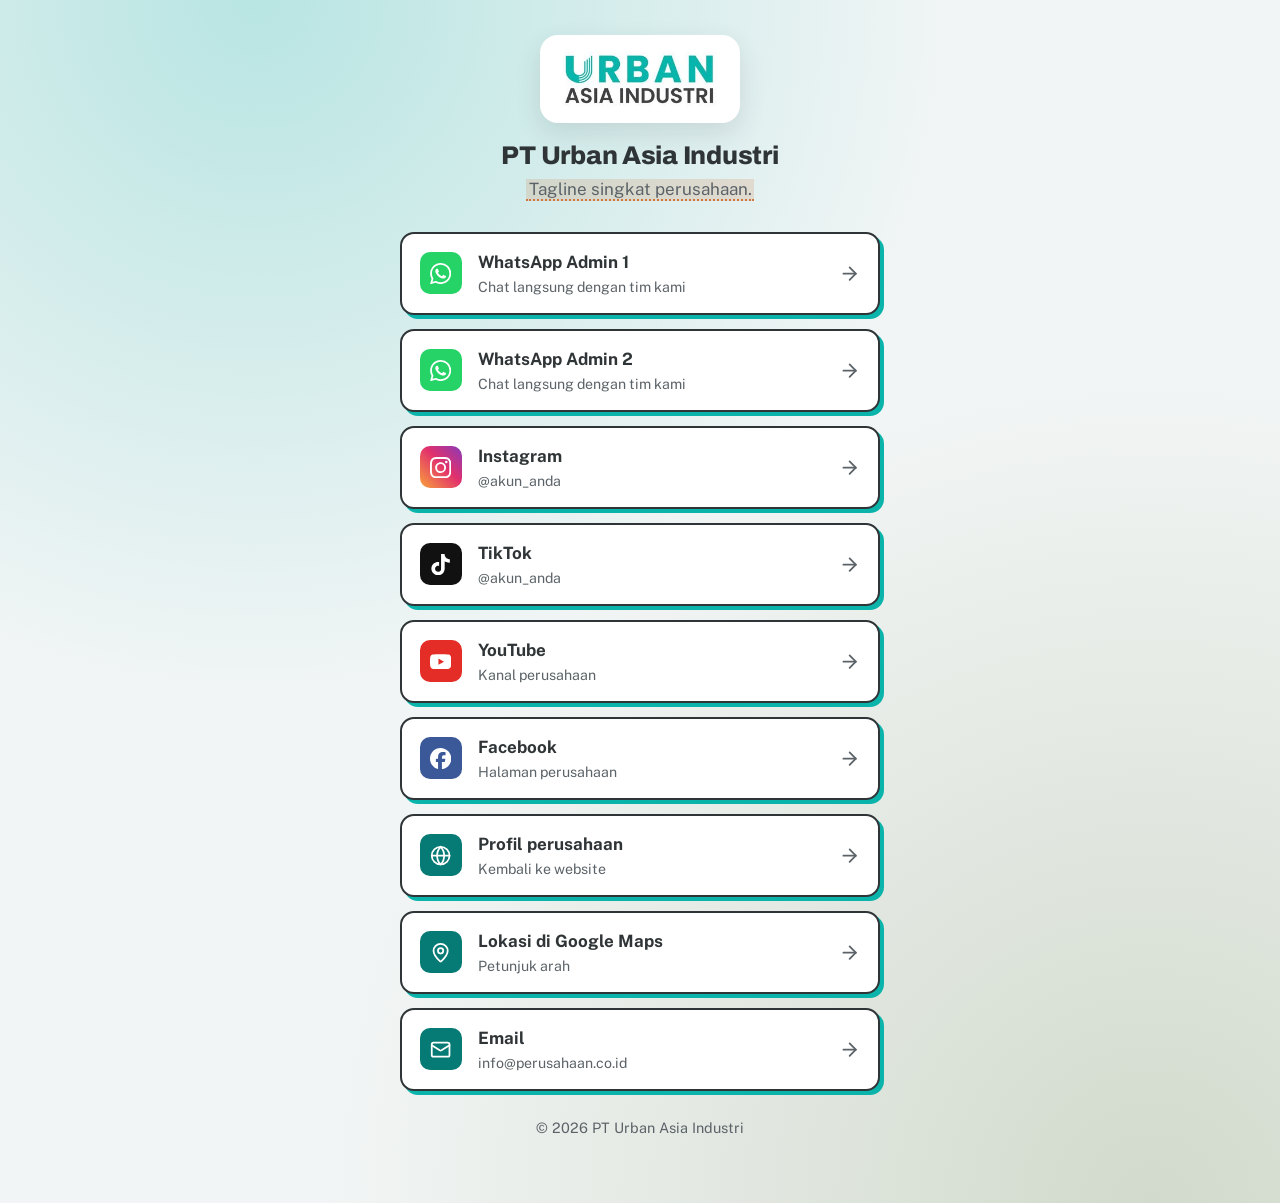
<file: linktree.html>
<!DOCTYPE html>
<html lang="id">
<head>
  <meta charset="UTF-8">
  <meta name="viewport" content="width=device-width, initial-scale=1">
  <title>Linktree | PT Urban Asia Industri</title>
  <meta name="description" content="Semua tautan resmi PT Urban Asia Industri.">
  <link rel="icon" type="image/png" href="img/favicon.png">
  <link rel="preconnect" href="https://fonts.googleapis.com">
  <link rel="preconnect" href="https://fonts.gstatic.com" crossorigin>
  <link href="https://fonts.googleapis.com/css2?family=Archivo:wdth,wght@90..100,500..800&family=Public+Sans:wght@400;500;700&display=swap" rel="stylesheet">
  <link rel="stylesheet" href="css/style.css">
  <script>document.documentElement.classList.add('js')</script>
</head>
<body class="lt">
<svg xmlns="http://www.w3.org/2000/svg" style="display:none" aria-hidden="true">
<symbol id="i-map-pin" viewBox="0 0 24 24"><path d="M20 10c0 4.993-5.539 10.193-7.399 11.799a1 1 0 0 1-1.202 0C9.539 20.193 4 14.993 4 10a8 8 0 0 1 16 0" /> <circle cx="12" cy="10" r="3" /></symbol>
<symbol id="i-phone" viewBox="0 0 24 24"><path d="M13.832 16.568a1 1 0 0 0 1.213-.303l.355-.465A2 2 0 0 1 17 15h3a2 2 0 0 1 2 2v3a2 2 0 0 1-2 2A18 18 0 0 1 2 4a2 2 0 0 1 2-2h3a2 2 0 0 1 2 2v3a2 2 0 0 1-.8 1.6l-.468.351a1 1 0 0 0-.292 1.233 14 14 0 0 0 6.392 6.384" /></symbol>
<symbol id="i-mail" viewBox="0 0 24 24"><path d="m22 7-8.991 5.727a2 2 0 0 1-2.009 0L2 7" /> <rect x="2" y="4" width="20" height="16" rx="2" /></symbol>
<symbol id="i-clock" viewBox="0 0 24 24"><circle cx="12" cy="12" r="10" /> <path d="M12 6v6l4 2" /></symbol>
<symbol id="i-shield-check" viewBox="0 0 24 24"><path d="M20 13c0 5-3.5 7.5-7.66 8.95a1 1 0 0 1-.67-.01C7.5 20.5 4 18 4 13V6a1 1 0 0 1 1-1c2 0 4.5-1.2 6.24-2.72a1.17 1.17 0 0 1 1.52 0C14.51 3.81 17 5 19 5a1 1 0 0 1 1 1z" /> <path d="m9 12 2 2 4-4" /></symbol>
<symbol id="i-flask-conical" viewBox="0 0 24 24"><path d="M14 2v6a2 2 0 0 0 .245.96l5.51 10.08A2 2 0 0 1 18 22H6a2 2 0 0 1-1.755-2.96l5.51-10.08A2 2 0 0 0 10 8V2" /> <path d="M6.453 15h11.094" /> <path d="M8.5 2h7" /></symbol>
<symbol id="i-hard-hat" viewBox="0 0 24 24"><path d="M10 10V5a1 1 0 0 1 1-1h2a1 1 0 0 1 1 1v5" /> <path d="M14 6a6 6 0 0 1 6 6v3" /> <path d="M4 15v-3a6 6 0 0 1 6-6" /> <rect x="2" y="15" width="20" height="4" rx="1" /></symbol>
<symbol id="i-package-check" viewBox="0 0 24 24"><path d="M12 22V12" /> <path d="m16 17 2 2 4-4" /> <path d="M21 11.127V8a2 2 0 0 0-1-1.73l-7-4a2 2 0 0 0-2 0l-7 4A2 2 0 0 0 3 8v8a2 2 0 0 0 1 1.729l7 4a2 2 0 0 0 2 .001l1.32-.753" /> <path d="M3.29 7 12 12l8.71-5" /> <path d="m7.5 4.27 8.997 5.148" /></symbol>
<symbol id="i-badge-check" viewBox="0 0 24 24"><path d="M3.85 8.62a4 4 0 0 1 4.78-4.77 4 4 0 0 1 6.74 0 4 4 0 0 1 4.78 4.78 4 4 0 0 1 0 6.74 4 4 0 0 1-4.77 4.78 4 4 0 0 1-6.75 0 4 4 0 0 1-4.78-4.77 4 4 0 0 1 0-6.76Z" /> <path d="m16 9-5.5 5.5L8 12" /></symbol>
<symbol id="i-quote" viewBox="0 0 24 24"><path d="M16 3a2 2 0 0 0-2 2v6a2 2 0 0 0 2 2 1 1 0 0 1 1 1v1a2 2 0 0 1-2 2 1 1 0 0 0-1 1v2a1 1 0 0 0 1 1 6 6 0 0 0 6-6V5a2 2 0 0 0-2-2z" /> <path d="M5 3a2 2 0 0 0-2 2v6a2 2 0 0 0 2 2 1 1 0 0 1 1 1v1a2 2 0 0 1-2 2 1 1 0 0 0-1 1v2a1 1 0 0 0 1 1 6 6 0 0 0 6-6V5a2 2 0 0 0-2-2z" /></symbol>
<symbol id="i-arrow-right" viewBox="0 0 24 24"><path d="M5 12h14" /> <path d="m12 5 7 7-7 7" /></symbol>
<symbol id="i-link" viewBox="0 0 24 24"><path d="M10 13a5 5 0 0 0 7.54.54l3-3a5 5 0 0 0-7.07-7.07l-1.72 1.71" /> <path d="M14 11a5 5 0 0 0-7.54-.54l-3 3a5 5 0 0 0 7.07 7.07l1.71-1.71" /></symbol>
<symbol id="i-external-link" viewBox="0 0 24 24"><path d="M15 3h6v6" /> <path d="M10 14 21 3" /> <path d="M18 13v6a2 2 0 0 1-2 2H5a2 2 0 0 1-2-2V8a2 2 0 0 1 2-2h6" /></symbol>
<symbol id="i-chevron-up" viewBox="0 0 24 24"><path d="m18 15-6-6-6 6" /></symbol>
<symbol id="i-factory" viewBox="0 0 24 24"><path d="M12 16h.01" /> <path d="M16 16h.01" /> <path d="M3 19a2 2 0 0 0 2 2h14a2 2 0 0 0 2-2V8.5a.5.5 0 0 0-.769-.422l-4.462 2.844A.5.5 0 0 1 15 10.5v-2a.5.5 0 0 0-.769-.422L9.77 10.922A.5.5 0 0 1 9 10.5V5a2 2 0 0 0-2-2H5a2 2 0 0 0-2 2z" /> <path d="M8 16h.01" /></symbol>
<symbol id="i-sparkles" viewBox="0 0 24 24"><path d="M11.017 2.814a1 1 0 0 1 1.966 0l1.051 5.558a2 2 0 0 0 1.594 1.594l5.558 1.051a1 1 0 0 1 0 1.966l-5.558 1.051a2 2 0 0 0-1.594 1.594l-1.051 5.558a1 1 0 0 1-1.966 0l-1.051-5.558a2 2 0 0 0-1.594-1.594l-5.558-1.051a1 1 0 0 1 0-1.966l5.558-1.051a2 2 0 0 0 1.594-1.594z" /> <path d="M20 2v4" /> <path d="M22 4h-4" /> <circle cx="4" cy="20" r="2" /></symbol>
<symbol id="i-plus" viewBox="0 0 24 24"><path d="M5 12h14" /> <path d="M12 5v14" /></symbol>
<symbol id="i-users" viewBox="0 0 24 24"><path d="M16 21v-2a4 4 0 0 0-4-4H6a4 4 0 0 0-4 4v2" /> <path d="M16 3.128a4 4 0 0 1 0 7.744" /> <path d="M22 21v-2a4 4 0 0 0-3-3.87" /> <circle cx="9" cy="7" r="4" /></symbol>
<symbol id="i-download" viewBox="0 0 24 24"><path d="M12 15V3" /> <path d="M21 15v4a2 2 0 0 1-2 2H5a2 2 0 0 1-2-2v-4" /> <path d="m7 10 5 5 5-5" /></symbol>
<symbol id="i-zoom-in" viewBox="0 0 24 24"><circle cx="11" cy="11" r="8" /> <line x1="21" x2="16.65" y1="21" y2="16.65" /> <line x1="11" x2="11" y1="8" y2="14" /> <line x1="8" x2="14" y1="11" y2="11" /></symbol>
<symbol id="i-zoom-out" viewBox="0 0 24 24"><circle cx="11" cy="11" r="8" /> <line x1="21" x2="16.65" y1="21" y2="16.65" /> <line x1="8" x2="14" y1="11" y2="11" /></symbol>
<symbol id="i-maximize" viewBox="0 0 24 24"><path d="M8 3H5a2 2 0 0 0-2 2v3" /> <path d="M21 8V5a2 2 0 0 0-2-2h-3" /> <path d="M3 16v3a2 2 0 0 0 2 2h3" /> <path d="M16 21h3a2 2 0 0 0 2-2v-3" /></symbol>
<symbol id="i-globe" viewBox="0 0 24 24"><circle cx="12" cy="12" r="10" /> <path d="M12 2a14.5 14.5 0 0 0 0 20 14.5 14.5 0 0 0 0-20" /> <path d="M2 12h20" /></symbol>
<symbol id="i-file-text" viewBox="0 0 24 24"><path d="M6 22a2 2 0 0 1-2-2V4a2 2 0 0 1 2-2h8a2.4 2.4 0 0 1 1.704.706l3.588 3.588A2.4 2.4 0 0 1 20 8v12a2 2 0 0 1-2 2z" /> <path d="M14 2v5a1 1 0 0 0 1 1h5" /> <path d="M10 9H8" /> <path d="M16 13H8" /> <path d="M16 17H8" /></symbol>
<symbol id="b-whatsapp" viewBox="0 0 24 24"><path d="M17.472 14.382c-.297-.149-1.758-.867-2.03-.967-.273-.099-.471-.148-.67.15-.197.297-.767.966-.94 1.164-.173.199-.347.223-.644.075-.297-.15-1.255-.463-2.39-1.475-.883-.788-1.48-1.761-1.653-2.059-.173-.297-.018-.458.13-.606.134-.133.298-.347.446-.52.149-.174.198-.298.298-.497.099-.198.05-.371-.025-.52-.075-.149-.669-1.612-.916-2.207-.242-.579-.487-.5-.669-.51-.173-.008-.371-.01-.57-.01-.198 0-.52.074-.792.372-.272.297-1.04 1.016-1.04 2.479 0 1.462 1.065 2.875 1.213 3.074.149.198 2.096 3.2 5.077 4.487.709.306 1.262.489 1.694.625.712.227 1.36.195 1.871.118.571-.085 1.758-.719 2.006-1.413.248-.694.248-1.289.173-1.413-.074-.124-.272-.198-.57-.347m-5.421 7.403h-.004a9.87 9.87 0 01-5.031-1.378l-.361-.214-3.741.982.998-3.648-.235-.374a9.86 9.86 0 01-1.51-5.26c.001-5.45 4.436-9.884 9.888-9.884 2.64 0 5.122 1.03 6.988 2.898a9.825 9.825 0 012.893 6.994c-.003 5.45-4.437 9.884-9.885 9.884m8.413-18.297A11.815 11.815 0 0012.05 0C5.495 0 .16 5.335.157 11.892c0 2.096.547 4.142 1.588 5.945L.057 24l6.305-1.654a11.882 11.882 0 005.683 1.448h.005c6.554 0 11.89-5.335 11.893-11.893a11.821 11.821 0 00-3.48-8.413Z"/></symbol>
<symbol id="b-facebook" viewBox="0 0 24 24"><path d="M9.101 23.691v-7.98H6.627v-3.667h2.474v-1.58c0-4.085 1.848-5.978 5.858-5.978.401 0 .955.042 1.468.103a8.68 8.68 0 0 1 1.141.195v3.325a8.623 8.623 0 0 0-.653-.036 26.805 26.805 0 0 0-.733-.009c-.707 0-1.259.096-1.675.309a1.686 1.686 0 0 0-.679.622c-.258.42-.374.995-.374 1.752v1.297h3.919l-.386 2.103-.287 1.564h-3.246v8.245C19.396 23.238 24 18.179 24 12.044c0-6.627-5.373-12-12-12s-12 5.373-12 12c0 5.628 3.874 10.35 9.101 11.647Z"/></symbol>
<symbol id="b-instagram" viewBox="0 0 24 24"><path d="M7.0301.084c-1.2768.0602-2.1487.264-2.911.5634-.7888.3075-1.4575.72-2.1228 1.3877-.6652.6677-1.075 1.3368-1.3802 2.127-.2954.7638-.4956 1.6365-.552 2.914-.0564 1.2775-.0689 1.6882-.0626 4.947.0062 3.2586.0206 3.6671.0825 4.9473.061 1.2765.264 2.1482.5635 2.9107.308.7889.72 1.4573 1.388 2.1228.6679.6655 1.3365 1.0743 2.1285 1.38.7632.295 1.6361.4961 2.9134.552 1.2773.056 1.6884.069 4.9462.0627 3.2578-.0062 3.668-.0207 4.9478-.0814 1.28-.0607 2.147-.2652 2.9098-.5633.7889-.3086 1.4578-.72 2.1228-1.3881.665-.6682 1.0745-1.3378 1.3795-2.1284.2957-.7632.4966-1.636.552-2.9124.056-1.2809.0692-1.6898.063-4.948-.0063-3.2583-.021-3.6668-.0817-4.9465-.0607-1.2797-.264-2.1487-.5633-2.9117-.3084-.7889-.72-1.4568-1.3876-2.1228C21.2982 1.33 20.628.9208 19.8378.6165 19.074.321 18.2017.1197 16.9244.0645 15.6471.0093 15.236-.005 11.977.0014 8.718.0076 8.31.0215 7.0301.0839m.1402 21.6932c-1.17-.0509-1.8053-.2453-2.2287-.408-.5606-.216-.96-.4771-1.3819-.895-.422-.4178-.6811-.8186-.9-1.378-.1644-.4234-.3624-1.058-.4171-2.228-.0595-1.2645-.072-1.6442-.079-4.848-.007-3.2037.0053-3.583.0607-4.848.05-1.169.2456-1.805.408-2.2282.216-.5613.4762-.96.895-1.3816.4188-.4217.8184-.6814 1.3783-.9003.423-.1651 1.0575-.3614 2.227-.4171 1.2655-.06 1.6447-.072 4.848-.079 3.2033-.007 3.5835.005 4.8495.0608 1.169.0508 1.8053.2445 2.228.408.5608.216.96.4754 1.3816.895.4217.4194.6816.8176.9005 1.3787.1653.4217.3617 1.056.4169 2.2263.0602 1.2655.0739 1.645.0796 4.848.0058 3.203-.0055 3.5834-.061 4.848-.051 1.17-.245 1.8055-.408 2.2294-.216.5604-.4763.96-.8954 1.3814-.419.4215-.8181.6811-1.3783.9-.4224.1649-1.0577.3617-2.2262.4174-1.2656.0595-1.6448.072-4.8493.079-3.2045.007-3.5825-.006-4.848-.0608M16.953 5.5864A1.44 1.44 0 1 0 18.39 4.144a1.44 1.44 0 0 0-1.437 1.4424M5.8385 12.012c.0067 3.4032 2.7706 6.1557 6.173 6.1493 3.4026-.0065 6.157-2.7701 6.1506-6.1733-.0065-3.4032-2.771-6.1565-6.174-6.1498-3.403.0067-6.156 2.771-6.1496 6.1738M8 12.0077a4 4 0 1 1 4.008 3.9921A3.9996 3.9996 0 0 1 8 12.0077"/></symbol>
<symbol id="b-tiktok" viewBox="0 0 24 24"><path d="M12.525.02c1.31-.02 2.61-.01 3.91-.02.08 1.53.63 3.09 1.75 4.17 1.12 1.11 2.7 1.62 4.24 1.79v4.03c-1.44-.05-2.89-.35-4.2-.97-.57-.26-1.1-.59-1.62-.93-.01 2.92.01 5.84-.02 8.75-.08 1.4-.54 2.79-1.35 3.94-1.31 1.92-3.58 3.17-5.91 3.21-1.43.08-2.86-.31-4.08-1.03-2.02-1.19-3.44-3.37-3.65-5.71-.02-.5-.03-1-.01-1.49.18-1.9 1.12-3.72 2.58-4.96 1.66-1.44 3.98-2.13 6.15-1.72.02 1.48-.04 2.96-.04 4.44-.99-.32-2.15-.23-3.02.37-.63.41-1.11 1.04-1.36 1.75-.21.51-.15 1.07-.14 1.61.24 1.64 1.82 3.02 3.5 2.87 1.12-.01 2.19-.66 2.77-1.61.19-.33.4-.67.41-1.06.1-1.79.06-3.57.07-5.36.01-4.03-.01-8.05.02-12.07z"/></symbol>
<symbol id="b-youtube" viewBox="0 0 24 24"><path d="M23.498 6.186a3.016 3.016 0 0 0-2.122-2.136C19.505 3.545 12 3.545 12 3.545s-7.505 0-9.377.505A3.017 3.017 0 0 0 .502 6.186C0 8.07 0 12 0 12s0 3.93.502 5.814a3.016 3.016 0 0 0 2.122 2.136c1.871.505 9.376.505 9.376.505s7.505 0 9.377-.505a3.015 3.015 0 0 0 2.122-2.136C24 15.93 24 12 24 12s0-3.93-.502-5.814zM9.545 15.568V8.432L15.818 12l-6.273 3.568z"/></symbol>
</svg>
<main class="lt-kartu">
  <a class="lt-logo" href="index.html" aria-label="Beranda"><img src="img/logo.png" alt="Urban Asia Industri" width="271" height="98"></a>
  <h1>PT Urban Asia Industri</h1>
  <p class="sub"><span class="isi">Tagline singkat perusahaan.</span></p>
    <a class="lt-link" style="--i:0" href="https://wa.me/62081139000393" target="_blank" rel="noopener"><span class="ikon wa"><svg class="br" aria-hidden="true"><use href="#b-whatsapp"/></svg></span><span>WhatsApp Admin 1<small>Chat langsung dengan tim kami</small></span><svg class="ik" aria-hidden="true"><use href="#i-arrow-right"/></svg></a>
    <a class="lt-link" style="--i:1" href="https://wa.me/6208113880393" target="_blank" rel="noopener"><span class="ikon wa"><svg class="br" aria-hidden="true"><use href="#b-whatsapp"/></svg></span><span>WhatsApp Admin 2<small>Chat langsung dengan tim kami</small></span><svg class="ik" aria-hidden="true"><use href="#i-arrow-right"/></svg></a>
    <a class="lt-link" style="--i:2" href="https://instagram.com/urbanasiaindustri" target="_blank" rel="noopener"><span class="ikon ig"><svg class="br" aria-hidden="true"><use href="#b-instagram"/></svg></span><span>Instagram<small>@akun_anda</small></span><svg class="ik" aria-hidden="true"><use href="#i-arrow-right"/></svg></a>
    <a class="lt-link" style="--i:3" href="https://tiktok.com/@urbanasiaindustri" target="_blank" rel="noopener"><span class="ikon tt"><svg class="br" aria-hidden="true"><use href="#b-tiktok"/></svg></span><span>TikTok<small>@akun_anda</small></span><svg class="ik" aria-hidden="true"><use href="#i-arrow-right"/></svg></a>
    <a class="lt-link" style="--i:4" href="https://www.youtube.com/@urbanindomanufakturchannel230" target="_blank" rel="noopener"><span class="ikon yt"><svg class="br" aria-hidden="true"><use href="#b-youtube"/></svg></span><span>YouTube<small>Kanal perusahaan</small></span><svg class="ik" aria-hidden="true"><use href="#i-arrow-right"/></svg></a>
    <a class="lt-link" style="--i:5" href="https://facebook.com/urbanasiaindustri" target="_blank" rel="noopener"><span class="ikon fb"><svg class="br" aria-hidden="true"><use href="#b-facebook"/></svg></span><span>Facebook<small>Halaman perusahaan</small></span><svg class="ik" aria-hidden="true"><use href="#i-arrow-right"/></svg></a>
    <a class="lt-link" style="--i:6" href="index.html"><span class="ikon "><svg class="ik" aria-hidden="true"><use href="#i-globe"/></svg></span><span>Profil perusahaan<small>Kembali ke website</small></span><svg class="ik" aria-hidden="true"><use href="#i-arrow-right"/></svg></a>
    <a class="lt-link" style="--i:7" href="https://www.google.com/maps/search/?api=1&query=PT+Urban+Asia+Industri" target="_blank" rel="noopener"><span class="ikon "><svg class="ik" aria-hidden="true"><use href="#i-map-pin"/></svg></span><span>Lokasi di Google Maps<small>Petunjuk arah</small></span><svg class="ik" aria-hidden="true"><use href="#i-arrow-right"/></svg></a>
    <a class="lt-link" style="--i:8" href="mailto:info@urbanasiaindustri.com"><span class="ikon "><svg class="ik" aria-hidden="true"><use href="#i-mail"/></svg></span><span>Email<small>info@perusahaan.co.id</small></span><svg class="ik" aria-hidden="true"><use href="#i-arrow-right"/></svg></a>
  <p class="lt-foot">&copy; <span id="tahun">2026</span> PT Urban Asia Industri</p>
</main>
<script src="js/script.js"></script>
</body>
</html>
</file>
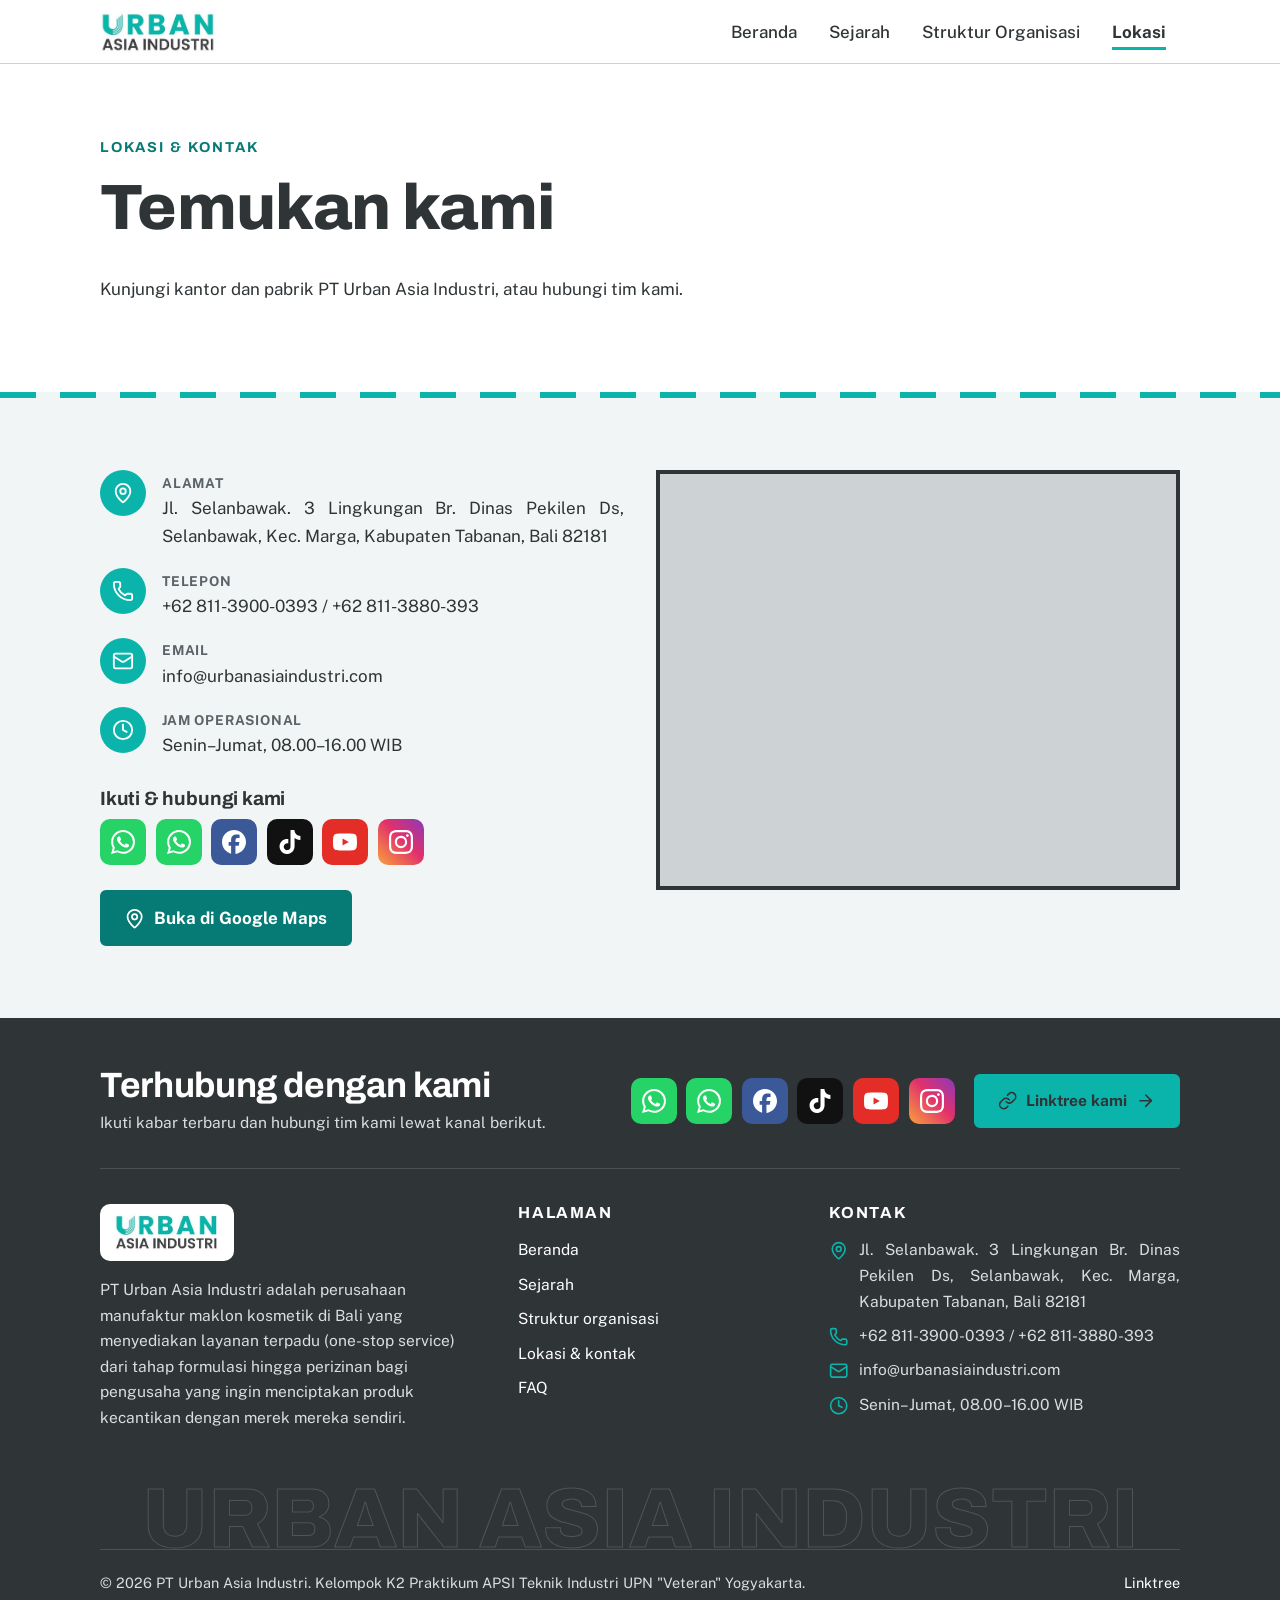
<file: lokasi.html>
<!DOCTYPE html>
<html lang="id">
<head>
  <meta charset="UTF-8">
  <meta name="viewport" content="width=device-width, initial-scale=1">
  <title>Lokasi & Kontak | PT Urban Asia Industri</title>
  <meta name="description" content="Alamat, peta, dan kontak PT Urban Asia Industri.">
  <link rel="icon" type="image/png" href="img/favicon.png">
  <link rel="preconnect" href="https://fonts.googleapis.com">
  <link rel="preconnect" href="https://fonts.gstatic.com" crossorigin>
  <link href="https://fonts.googleapis.com/css2?family=Archivo:wdth,wght@90..100,500..800&family=Public+Sans:wght@400;500;700&display=swap" rel="stylesheet">
  <link rel="stylesheet" href="css/style.css">
  <script>document.documentElement.classList.add('js')</script>
</head>
<body>
<svg xmlns="http://www.w3.org/2000/svg" style="display:none" aria-hidden="true">
<symbol id="i-map-pin" viewBox="0 0 24 24"><path d="M20 10c0 4.993-5.539 10.193-7.399 11.799a1 1 0 0 1-1.202 0C9.539 20.193 4 14.993 4 10a8 8 0 0 1 16 0" /> <circle cx="12" cy="10" r="3" /></symbol>
<symbol id="i-phone" viewBox="0 0 24 24"><path d="M13.832 16.568a1 1 0 0 0 1.213-.303l.355-.465A2 2 0 0 1 17 15h3a2 2 0 0 1 2 2v3a2 2 0 0 1-2 2A18 18 0 0 1 2 4a2 2 0 0 1 2-2h3a2 2 0 0 1 2 2v3a2 2 0 0 1-.8 1.6l-.468.351a1 1 0 0 0-.292 1.233 14 14 0 0 0 6.392 6.384" /></symbol>
<symbol id="i-mail" viewBox="0 0 24 24"><path d="m22 7-8.991 5.727a2 2 0 0 1-2.009 0L2 7" /> <rect x="2" y="4" width="20" height="16" rx="2" /></symbol>
<symbol id="i-clock" viewBox="0 0 24 24"><circle cx="12" cy="12" r="10" /> <path d="M12 6v6l4 2" /></symbol>
<symbol id="i-shield-check" viewBox="0 0 24 24"><path d="M20 13c0 5-3.5 7.5-7.66 8.95a1 1 0 0 1-.67-.01C7.5 20.5 4 18 4 13V6a1 1 0 0 1 1-1c2 0 4.5-1.2 6.24-2.72a1.17 1.17 0 0 1 1.52 0C14.51 3.81 17 5 19 5a1 1 0 0 1 1 1z" /> <path d="m9 12 2 2 4-4" /></symbol>
<symbol id="i-flask-conical" viewBox="0 0 24 24"><path d="M14 2v6a2 2 0 0 0 .245.96l5.51 10.08A2 2 0 0 1 18 22H6a2 2 0 0 1-1.755-2.96l5.51-10.08A2 2 0 0 0 10 8V2" /> <path d="M6.453 15h11.094" /> <path d="M8.5 2h7" /></symbol>
<symbol id="i-hard-hat" viewBox="0 0 24 24"><path d="M10 10V5a1 1 0 0 1 1-1h2a1 1 0 0 1 1 1v5" /> <path d="M14 6a6 6 0 0 1 6 6v3" /> <path d="M4 15v-3a6 6 0 0 1 6-6" /> <rect x="2" y="15" width="20" height="4" rx="1" /></symbol>
<symbol id="i-package-check" viewBox="0 0 24 24"><path d="M12 22V12" /> <path d="m16 17 2 2 4-4" /> <path d="M21 11.127V8a2 2 0 0 0-1-1.73l-7-4a2 2 0 0 0-2 0l-7 4A2 2 0 0 0 3 8v8a2 2 0 0 0 1 1.729l7 4a2 2 0 0 0 2 .001l1.32-.753" /> <path d="M3.29 7 12 12l8.71-5" /> <path d="m7.5 4.27 8.997 5.148" /></symbol>
<symbol id="i-badge-check" viewBox="0 0 24 24"><path d="M3.85 8.62a4 4 0 0 1 4.78-4.77 4 4 0 0 1 6.74 0 4 4 0 0 1 4.78 4.78 4 4 0 0 1 0 6.74 4 4 0 0 1-4.77 4.78 4 4 0 0 1-6.75 0 4 4 0 0 1-4.78-4.77 4 4 0 0 1 0-6.76Z" /> <path d="m16 9-5.5 5.5L8 12" /></symbol>
<symbol id="i-quote" viewBox="0 0 24 24"><path d="M16 3a2 2 0 0 0-2 2v6a2 2 0 0 0 2 2 1 1 0 0 1 1 1v1a2 2 0 0 1-2 2 1 1 0 0 0-1 1v2a1 1 0 0 0 1 1 6 6 0 0 0 6-6V5a2 2 0 0 0-2-2z" /> <path d="M5 3a2 2 0 0 0-2 2v6a2 2 0 0 0 2 2 1 1 0 0 1 1 1v1a2 2 0 0 1-2 2 1 1 0 0 0-1 1v2a1 1 0 0 0 1 1 6 6 0 0 0 6-6V5a2 2 0 0 0-2-2z" /></symbol>
<symbol id="i-arrow-right" viewBox="0 0 24 24"><path d="M5 12h14" /> <path d="m12 5 7 7-7 7" /></symbol>
<symbol id="i-link" viewBox="0 0 24 24"><path d="M10 13a5 5 0 0 0 7.54.54l3-3a5 5 0 0 0-7.07-7.07l-1.72 1.71" /> <path d="M14 11a5 5 0 0 0-7.54-.54l-3 3a5 5 0 0 0 7.07 7.07l1.71-1.71" /></symbol>
<symbol id="i-external-link" viewBox="0 0 24 24"><path d="M15 3h6v6" /> <path d="M10 14 21 3" /> <path d="M18 13v6a2 2 0 0 1-2 2H5a2 2 0 0 1-2-2V8a2 2 0 0 1 2-2h6" /></symbol>
<symbol id="i-chevron-up" viewBox="0 0 24 24"><path d="m18 15-6-6-6 6" /></symbol>
<symbol id="i-factory" viewBox="0 0 24 24"><path d="M12 16h.01" /> <path d="M16 16h.01" /> <path d="M3 19a2 2 0 0 0 2 2h14a2 2 0 0 0 2-2V8.5a.5.5 0 0 0-.769-.422l-4.462 2.844A.5.5 0 0 1 15 10.5v-2a.5.5 0 0 0-.769-.422L9.77 10.922A.5.5 0 0 1 9 10.5V5a2 2 0 0 0-2-2H5a2 2 0 0 0-2 2z" /> <path d="M8 16h.01" /></symbol>
<symbol id="i-sparkles" viewBox="0 0 24 24"><path d="M11.017 2.814a1 1 0 0 1 1.966 0l1.051 5.558a2 2 0 0 0 1.594 1.594l5.558 1.051a1 1 0 0 1 0 1.966l-5.558 1.051a2 2 0 0 0-1.594 1.594l-1.051 5.558a1 1 0 0 1-1.966 0l-1.051-5.558a2 2 0 0 0-1.594-1.594l-5.558-1.051a1 1 0 0 1 0-1.966l5.558-1.051a2 2 0 0 0 1.594-1.594z" /> <path d="M20 2v4" /> <path d="M22 4h-4" /> <circle cx="4" cy="20" r="2" /></symbol>
<symbol id="i-plus" viewBox="0 0 24 24"><path d="M5 12h14" /> <path d="M12 5v14" /></symbol>
<symbol id="i-users" viewBox="0 0 24 24"><path d="M16 21v-2a4 4 0 0 0-4-4H6a4 4 0 0 0-4 4v2" /> <path d="M16 3.128a4 4 0 0 1 0 7.744" /> <path d="M22 21v-2a4 4 0 0 0-3-3.87" /> <circle cx="9" cy="7" r="4" /></symbol>
<symbol id="i-download" viewBox="0 0 24 24"><path d="M12 15V3" /> <path d="M21 15v4a2 2 0 0 1-2 2H5a2 2 0 0 1-2-2v-4" /> <path d="m7 10 5 5 5-5" /></symbol>
<symbol id="i-zoom-in" viewBox="0 0 24 24"><circle cx="11" cy="11" r="8" /> <line x1="21" x2="16.65" y1="21" y2="16.65" /> <line x1="11" x2="11" y1="8" y2="14" /> <line x1="8" x2="14" y1="11" y2="11" /></symbol>
<symbol id="i-zoom-out" viewBox="0 0 24 24"><circle cx="11" cy="11" r="8" /> <line x1="21" x2="16.65" y1="21" y2="16.65" /> <line x1="8" x2="14" y1="11" y2="11" /></symbol>
<symbol id="i-maximize" viewBox="0 0 24 24"><path d="M8 3H5a2 2 0 0 0-2 2v3" /> <path d="M21 8V5a2 2 0 0 0-2-2h-3" /> <path d="M3 16v3a2 2 0 0 0 2 2h3" /> <path d="M16 21h3a2 2 0 0 0 2-2v-3" /></symbol>
<symbol id="i-globe" viewBox="0 0 24 24"><circle cx="12" cy="12" r="10" /> <path d="M12 2a14.5 14.5 0 0 0 0 20 14.5 14.5 0 0 0 0-20" /> <path d="M2 12h20" /></symbol>
<symbol id="i-file-text" viewBox="0 0 24 24"><path d="M6 22a2 2 0 0 1-2-2V4a2 2 0 0 1 2-2h8a2.4 2.4 0 0 1 1.704.706l3.588 3.588A2.4 2.4 0 0 1 20 8v12a2 2 0 0 1-2 2z" /> <path d="M14 2v5a1 1 0 0 0 1 1h5" /> <path d="M10 9H8" /> <path d="M16 13H8" /> <path d="M16 17H8" /></symbol>
<symbol id="b-whatsapp" viewBox="0 0 24 24"><path d="M17.472 14.382c-.297-.149-1.758-.867-2.03-.967-.273-.099-.471-.148-.67.15-.197.297-.767.966-.94 1.164-.173.199-.347.223-.644.075-.297-.15-1.255-.463-2.39-1.475-.883-.788-1.48-1.761-1.653-2.059-.173-.297-.018-.458.13-.606.134-.133.298-.347.446-.52.149-.174.198-.298.298-.497.099-.198.05-.371-.025-.52-.075-.149-.669-1.612-.916-2.207-.242-.579-.487-.5-.669-.51-.173-.008-.371-.01-.57-.01-.198 0-.52.074-.792.372-.272.297-1.04 1.016-1.04 2.479 0 1.462 1.065 2.875 1.213 3.074.149.198 2.096 3.2 5.077 4.487.709.306 1.262.489 1.694.625.712.227 1.36.195 1.871.118.571-.085 1.758-.719 2.006-1.413.248-.694.248-1.289.173-1.413-.074-.124-.272-.198-.57-.347m-5.421 7.403h-.004a9.87 9.87 0 01-5.031-1.378l-.361-.214-3.741.982.998-3.648-.235-.374a9.86 9.86 0 01-1.51-5.26c.001-5.45 4.436-9.884 9.888-9.884 2.64 0 5.122 1.03 6.988 2.898a9.825 9.825 0 012.893 6.994c-.003 5.45-4.437 9.884-9.885 9.884m8.413-18.297A11.815 11.815 0 0012.05 0C5.495 0 .16 5.335.157 11.892c0 2.096.547 4.142 1.588 5.945L.057 24l6.305-1.654a11.882 11.882 0 005.683 1.448h.005c6.554 0 11.89-5.335 11.893-11.893a11.821 11.821 0 00-3.48-8.413Z"/></symbol>
<symbol id="b-facebook" viewBox="0 0 24 24"><path d="M9.101 23.691v-7.98H6.627v-3.667h2.474v-1.58c0-4.085 1.848-5.978 5.858-5.978.401 0 .955.042 1.468.103a8.68 8.68 0 0 1 1.141.195v3.325a8.623 8.623 0 0 0-.653-.036 26.805 26.805 0 0 0-.733-.009c-.707 0-1.259.096-1.675.309a1.686 1.686 0 0 0-.679.622c-.258.42-.374.995-.374 1.752v1.297h3.919l-.386 2.103-.287 1.564h-3.246v8.245C19.396 23.238 24 18.179 24 12.044c0-6.627-5.373-12-12-12s-12 5.373-12 12c0 5.628 3.874 10.35 9.101 11.647Z"/></symbol>
<symbol id="b-instagram" viewBox="0 0 24 24"><path d="M7.0301.084c-1.2768.0602-2.1487.264-2.911.5634-.7888.3075-1.4575.72-2.1228 1.3877-.6652.6677-1.075 1.3368-1.3802 2.127-.2954.7638-.4956 1.6365-.552 2.914-.0564 1.2775-.0689 1.6882-.0626 4.947.0062 3.2586.0206 3.6671.0825 4.9473.061 1.2765.264 2.1482.5635 2.9107.308.7889.72 1.4573 1.388 2.1228.6679.6655 1.3365 1.0743 2.1285 1.38.7632.295 1.6361.4961 2.9134.552 1.2773.056 1.6884.069 4.9462.0627 3.2578-.0062 3.668-.0207 4.9478-.0814 1.28-.0607 2.147-.2652 2.9098-.5633.7889-.3086 1.4578-.72 2.1228-1.3881.665-.6682 1.0745-1.3378 1.3795-2.1284.2957-.7632.4966-1.636.552-2.9124.056-1.2809.0692-1.6898.063-4.948-.0063-3.2583-.021-3.6668-.0817-4.9465-.0607-1.2797-.264-2.1487-.5633-2.9117-.3084-.7889-.72-1.4568-1.3876-2.1228C21.2982 1.33 20.628.9208 19.8378.6165 19.074.321 18.2017.1197 16.9244.0645 15.6471.0093 15.236-.005 11.977.0014 8.718.0076 8.31.0215 7.0301.0839m.1402 21.6932c-1.17-.0509-1.8053-.2453-2.2287-.408-.5606-.216-.96-.4771-1.3819-.895-.422-.4178-.6811-.8186-.9-1.378-.1644-.4234-.3624-1.058-.4171-2.228-.0595-1.2645-.072-1.6442-.079-4.848-.007-3.2037.0053-3.583.0607-4.848.05-1.169.2456-1.805.408-2.2282.216-.5613.4762-.96.895-1.3816.4188-.4217.8184-.6814 1.3783-.9003.423-.1651 1.0575-.3614 2.227-.4171 1.2655-.06 1.6447-.072 4.848-.079 3.2033-.007 3.5835.005 4.8495.0608 1.169.0508 1.8053.2445 2.228.408.5608.216.96.4754 1.3816.895.4217.4194.6816.8176.9005 1.3787.1653.4217.3617 1.056.4169 2.2263.0602 1.2655.0739 1.645.0796 4.848.0058 3.203-.0055 3.5834-.061 4.848-.051 1.17-.245 1.8055-.408 2.2294-.216.5604-.4763.96-.8954 1.3814-.419.4215-.8181.6811-1.3783.9-.4224.1649-1.0577.3617-2.2262.4174-1.2656.0595-1.6448.072-4.8493.079-3.2045.007-3.5825-.006-4.848-.0608M16.953 5.5864A1.44 1.44 0 1 0 18.39 4.144a1.44 1.44 0 0 0-1.437 1.4424M5.8385 12.012c.0067 3.4032 2.7706 6.1557 6.173 6.1493 3.4026-.0065 6.157-2.7701 6.1506-6.1733-.0065-3.4032-2.771-6.1565-6.174-6.1498-3.403.0067-6.156 2.771-6.1496 6.1738M8 12.0077a4 4 0 1 1 4.008 3.9921A3.9996 3.9996 0 0 1 8 12.0077"/></symbol>
<symbol id="b-tiktok" viewBox="0 0 24 24"><path d="M12.525.02c1.31-.02 2.61-.01 3.91-.02.08 1.53.63 3.09 1.75 4.17 1.12 1.11 2.7 1.62 4.24 1.79v4.03c-1.44-.05-2.89-.35-4.2-.97-.57-.26-1.1-.59-1.62-.93-.01 2.92.01 5.84-.02 8.75-.08 1.4-.54 2.79-1.35 3.94-1.31 1.92-3.58 3.17-5.91 3.21-1.43.08-2.86-.31-4.08-1.03-2.02-1.19-3.44-3.37-3.65-5.71-.02-.5-.03-1-.01-1.49.18-1.9 1.12-3.72 2.58-4.96 1.66-1.44 3.98-2.13 6.15-1.72.02 1.48-.04 2.96-.04 4.44-.99-.32-2.15-.23-3.02.37-.63.41-1.11 1.04-1.36 1.75-.21.51-.15 1.07-.14 1.61.24 1.64 1.82 3.02 3.5 2.87 1.12-.01 2.19-.66 2.77-1.61.19-.33.4-.67.41-1.06.1-1.79.06-3.57.07-5.36.01-4.03-.01-8.05.02-12.07z"/></symbol>
<symbol id="b-youtube" viewBox="0 0 24 24"><path d="M23.498 6.186a3.016 3.016 0 0 0-2.122-2.136C19.505 3.545 12 3.545 12 3.545s-7.505 0-9.377.505A3.017 3.017 0 0 0 .502 6.186C0 8.07 0 12 0 12s0 3.93.502 5.814a3.016 3.016 0 0 0 2.122 2.136c1.871.505 9.376.505 9.376.505s7.505 0 9.377-.505a3.015 3.015 0 0 0 2.122-2.136C24 15.93 24 12 24 12s0-3.93-.502-5.814zM9.545 15.568V8.432L15.818 12l-6.273 3.568z"/></symbol>
</svg>
<header class="header">
  <div class="wrap">
    <a class="logo" href="index.html" aria-label="PT Urban Asia Industri, beranda"><img src="img/logo.png" alt="Urban Asia Industri" width="271" height="98"></a>
    <button class="menu-btn" aria-expanded="false" aria-controls="nav">Menu</button>
    <ul class="nav" id="nav">
      <li><a href="index.html">Beranda</a></li>
      <li><a href="sejarah.html">Sejarah</a></li>
      <li><a href="struktur.html">Struktur Organisasi</a></li>
      <li><a href="lokasi.html">Lokasi</a></li>
    </ul>
  </div>
</header>
<main>

<section class="putih">
  <div class="wrap" data-reveal>
    <p class="eyebrow">Lokasi &amp; kontak</p>
    <h1>Temukan kami</h1>
    <p>Kunjungi kantor dan pabrik PT Urban Asia Industri, atau hubungi tim kami.</p>
  </div>
</section>
<div class="marka"></div>

<section id="kontak">
  <div class="wrap dua-kolom">
    <div data-reveal="kiri">
      <ul class="kontak">
      <li><span class="ikon-bulat"><svg class="ik" aria-hidden="true"><use href="#i-map-pin"/></svg></span><div><small>Alamat</small><span>Jl. Selanbawak. 3 Lingkungan Br. Dinas Pekilen Ds, Selanbawak, Kec. Marga, Kabupaten Tabanan, Bali 82181</span></div></li>
      <li><span class="ikon-bulat"><svg class="ik" aria-hidden="true"><use href="#i-phone"/></svg></span><div><small>Telepon</small><span>+62 811-3900-0393 / +62 811-3880-393</span></div></li>
      <li><span class="ikon-bulat"><svg class="ik" aria-hidden="true"><use href="#i-mail"/></svg></span><div><small>Email</small><span>info@urbanasiaindustri.com</span></div></li>
      <li><span class="ikon-bulat"><svg class="ik" aria-hidden="true"><use href="#i-clock"/></svg></span><div><small>Jam operasional</small><span>Senin–Jumat, 08.00–16.00 WIB</span></div></li>
      </ul>
      <h3 style="margin-top:1.8rem">Ikuti &amp; hubungi kami</h3>
      <ul class="sosial">
  <li><a class="wa" href="https://wa.me/62081139000393" target="_blank" rel="noopener" aria-label="WhatsApp admin 1"><svg class="br" aria-hidden="true"><use href="#b-whatsapp"/></svg></a></li>
  <li><a class="wa" href="https://wa.me/6208113880393" target="_blank" rel="noopener" aria-label="WhatsApp admin 2"><svg class="br" aria-hidden="true"><use href="#b-whatsapp"/></svg></a></li>
  <li><a class="fb" href="https://facebook.com/urbanasiaindustri" target="_blank" rel="noopener" aria-label="Facebook"><svg class="br" aria-hidden="true"><use href="#b-facebook"/></svg></a></li>
  <li><a class="tt" href="https://tiktok.com/@urbanasiaindustri" target="_blank" rel="noopener" aria-label="TikTok"><svg class="br" aria-hidden="true"><use href="#b-tiktok"/></svg></a></li>
  <li><a class="yt" href="https://www.youtube.com/@urbanindomanufakturchannel230" target="_blank" rel="noopener" aria-label="YouTube"><svg class="br" aria-hidden="true"><use href="#b-youtube"/></svg></a></li>
  <li><a class="ig" href="https://instagram.com/urbanasiaindustri" target="_blank" rel="noopener" aria-label="Instagram"><svg class="br" aria-hidden="true"><use href="#b-instagram"/></svg></a></li>
</ul>
      <div class="tombol-baris">
        <a class="tombol utama" target="_blank" rel="noopener" href="https://www.google.com/maps/search/?api=1&query=PT+Urban+Asia+Industri"><svg class="ik" aria-hidden="true"><use href="#i-map-pin"/></svg> Buka di Google Maps</a>
      </div>
    </div>
    <div data-reveal>
      <!-- GANTI nilai q= pada src dengan alamat lengkap perusahaan (spasi ditulis +), atau
           tempel kode "Sematkan peta" dari Google Maps (Bagikan > Sematkan peta). -->
      <iframe class="peta" title="Peta lokasi PT Urban Asia Industri" loading="lazy"
        referrerpolicy="no-referrer-when-downgrade"
        src="https://www.google.com/maps?q=PT+Urban+Asia+Industri&output=embed"></iframe>
    </div>
  </div>
</section>
</main>
<footer class="footer">
  <div class="wrap footer-atas">
    <div>
      <h2>Terhubung dengan kami</h2>
      <p>Ikuti kabar terbaru dan hubungi tim kami lewat kanal berikut.</p>
    </div>
    <div class="footer-aksi">
      <ul class="sosial">
  <li><a class="wa" href="https://wa.me/62081139000393" target="_blank" rel="noopener" aria-label="WhatsApp admin 1"><svg class="br" aria-hidden="true"><use href="#b-whatsapp"/></svg></a></li>
  <li><a class="wa" href="https://wa.me/6208113880393" target="_blank" rel="noopener" aria-label="WhatsApp admin 2"><svg class="br" aria-hidden="true"><use href="#b-whatsapp"/></svg></a></li>
  <li><a class="fb" href="https://facebook.com/urbanasiaindustri" target="_blank" rel="noopener" aria-label="Facebook"><svg class="br" aria-hidden="true"><use href="#b-facebook"/></svg></a></li>
  <li><a class="tt" href="https://tiktok.com/@urbanasiaindustri" target="_blank" rel="noopener" aria-label="TikTok"><svg class="br" aria-hidden="true"><use href="#b-tiktok"/></svg></a></li>
  <li><a class="yt" href="https://www.youtube.com/@urbanindomanufakturchannel230" target="_blank" rel="noopener" aria-label="YouTube"><svg class="br" aria-hidden="true"><use href="#b-youtube"/></svg></a></li>
  <li><a class="ig" href="https://instagram.com/urbanasiaindustri" target="_blank" rel="noopener" aria-label="Instagram"><svg class="br" aria-hidden="true"><use href="#b-instagram"/></svg></a></li>
</ul>
      <a class="tombol linktree" href="linktree.html"><svg class="ik" aria-hidden="true"><use href="#i-link"/></svg> Linktree kami <svg class="ik" aria-hidden="true"><use href="#i-arrow-right"/></svg></a>
    </div>
  </div>
  <div class="wrap footer-grid">
    <div>
      <a class="footer-logo" href="index.html" aria-label="Beranda"><img src="img/logo.png" alt="Urban Asia Industri" width="271" height="98"></a>
      <p><span>PT Urban Asia Industri adalah perusahaan manufaktur maklon kosmetik di Bali yang menyediakan layanan terpadu (one-stop service) dari tahap formulasi hingga perizinan bagi pengusaha yang ingin menciptakan produk kecantikan dengan merek mereka sendiri.</span></p>
    </div>
    <div>
      <h3>Halaman</h3>
      <ul class="daftar">
        <li><a href="index.html">Beranda</a></li>
        <li><a href="sejarah.html">Sejarah</a></li>
        <li><a href="struktur.html">Struktur organisasi</a></li>
        <li><a href="lokasi.html">Lokasi &amp; kontak</a></li>
        <li><a href="index.html#faq">FAQ</a></li>
      </ul>
    </div>
    <div>
      <h3>Kontak</h3>
      <ul class="daftar kontak-mini">
        <li><svg class="ik" aria-hidden="true"><use href="#i-map-pin"/></svg><span>Jl. Selanbawak. 3 Lingkungan Br. Dinas Pekilen Ds, Selanbawak, Kec. Marga, Kabupaten Tabanan, Bali 82181</span></li>
        <li><svg class="ik" aria-hidden="true"><use href="#i-phone"/></svg><span>+62 811-3900-0393 / +62 811-3880-393</span></li>
        <li><svg class="ik" aria-hidden="true"><use href="#i-mail"/></svg><span>info@urbanasiaindustri.com</span></li>
        <li><svg class="ik" aria-hidden="true"><use href="#i-clock"/></svg><span>Senin–Jumat, 08.00–16.00 WIB</span></li>
      </ul>
    </div>
  </div>
  <p class="footer-kata" aria-hidden="true">Urban Asia Industri</p>
  <div class="wrap footer-bawah">
    <div>&copy; <span id="tahun">2026</span> PT Urban Asia Industri. Kelompok K2 Praktikum APSI Teknik Industri UPN "Veteran" Yogyakarta.</div>
    <div><a href="linktree.html">Linktree</a></div>
  </div>
</footer>
<button class="ke-atas" type="button" aria-label="Kembali ke atas"><svg class="ik" aria-hidden="true"><use href="#i-chevron-up"/></svg></button>
<script src="js/script.js"></script>
</body>
</html>
</file>
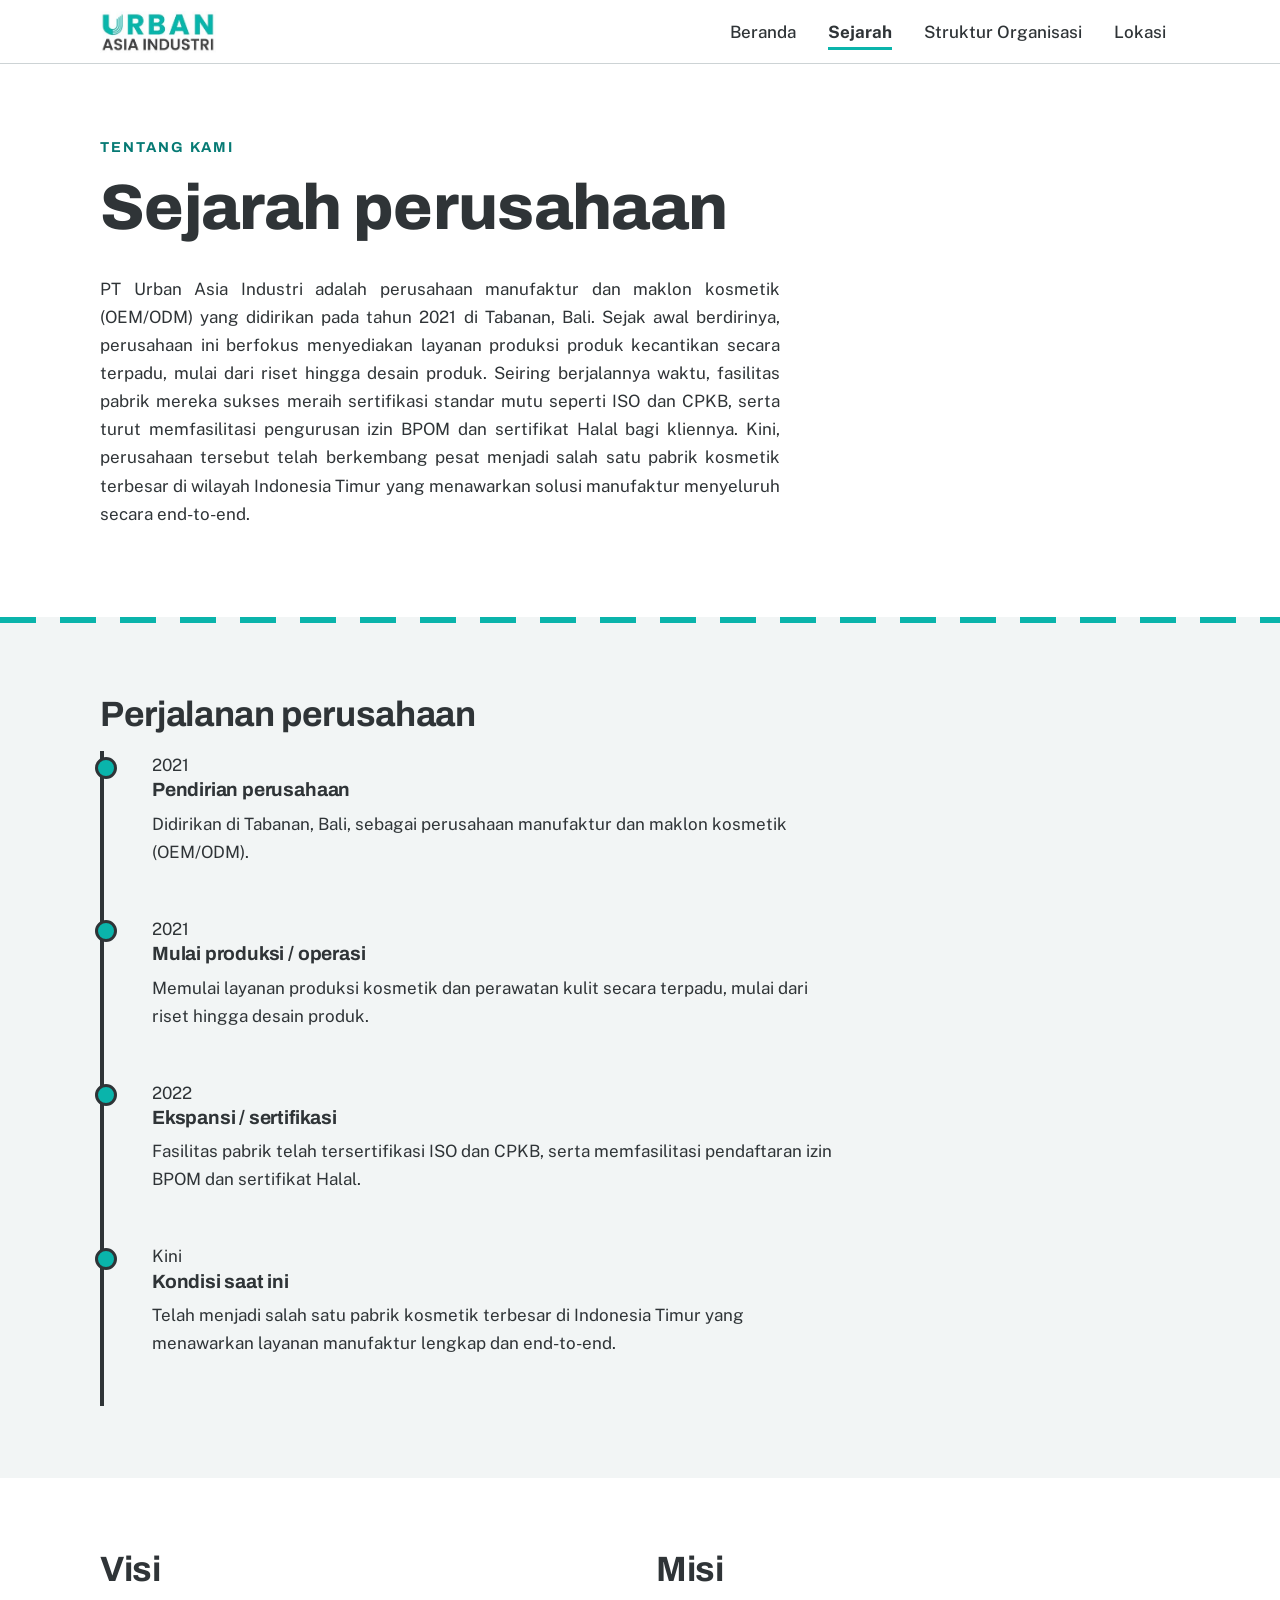
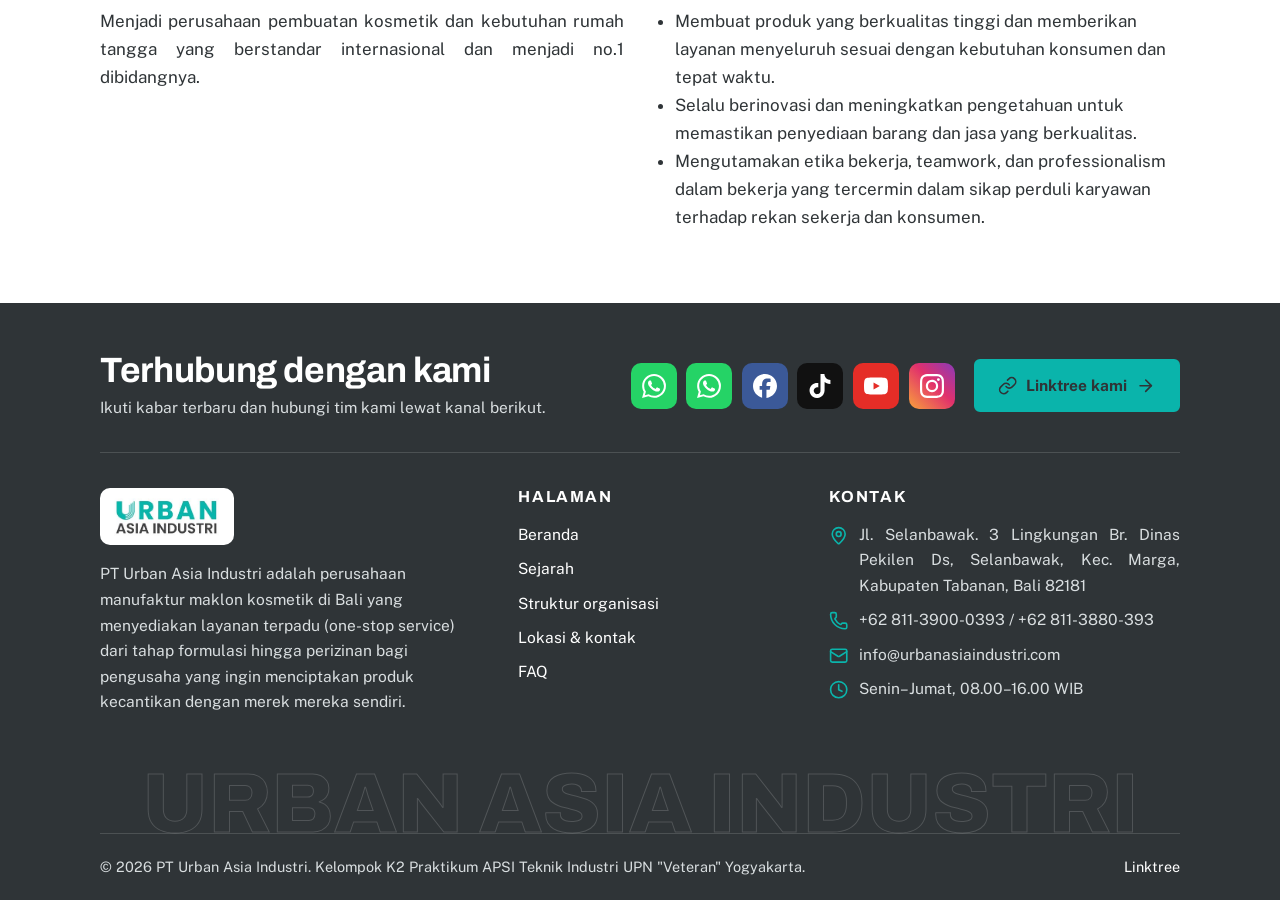
<file: sejarah.html>
<!DOCTYPE html>
<html lang="id">
<head>
  <meta charset="UTF-8">
  <meta name="viewport" content="width=device-width, initial-scale=1">
  <title>Sejarah | PT Urban Asia Industri</title>
  <meta name="description" content="Sejarah, visi, dan misi PT Urban Asia Industri.">
  <link rel="icon" type="image/png" href="img/favicon.png">
  <link rel="preconnect" href="https://fonts.googleapis.com">
  <link rel="preconnect" href="https://fonts.gstatic.com" crossorigin>
  <link href="https://fonts.googleapis.com/css2?family=Archivo:wdth,wght@90..100,500..800&family=Public+Sans:wght@400;500;700&display=swap" rel="stylesheet">
  <link rel="stylesheet" href="css/style.css">
  <script>document.documentElement.classList.add('js')</script>
</head>
<body>
<svg xmlns="http://www.w3.org/2000/svg" style="display:none" aria-hidden="true">
<symbol id="i-map-pin" viewBox="0 0 24 24"><path d="M20 10c0 4.993-5.539 10.193-7.399 11.799a1 1 0 0 1-1.202 0C9.539 20.193 4 14.993 4 10a8 8 0 0 1 16 0" /> <circle cx="12" cy="10" r="3" /></symbol>
<symbol id="i-phone" viewBox="0 0 24 24"><path d="M13.832 16.568a1 1 0 0 0 1.213-.303l.355-.465A2 2 0 0 1 17 15h3a2 2 0 0 1 2 2v3a2 2 0 0 1-2 2A18 18 0 0 1 2 4a2 2 0 0 1 2-2h3a2 2 0 0 1 2 2v3a2 2 0 0 1-.8 1.6l-.468.351a1 1 0 0 0-.292 1.233 14 14 0 0 0 6.392 6.384" /></symbol>
<symbol id="i-mail" viewBox="0 0 24 24"><path d="m22 7-8.991 5.727a2 2 0 0 1-2.009 0L2 7" /> <rect x="2" y="4" width="20" height="16" rx="2" /></symbol>
<symbol id="i-clock" viewBox="0 0 24 24"><circle cx="12" cy="12" r="10" /> <path d="M12 6v6l4 2" /></symbol>
<symbol id="i-shield-check" viewBox="0 0 24 24"><path d="M20 13c0 5-3.5 7.5-7.66 8.95a1 1 0 0 1-.67-.01C7.5 20.5 4 18 4 13V6a1 1 0 0 1 1-1c2 0 4.5-1.2 6.24-2.72a1.17 1.17 0 0 1 1.52 0C14.51 3.81 17 5 19 5a1 1 0 0 1 1 1z" /> <path d="m9 12 2 2 4-4" /></symbol>
<symbol id="i-flask-conical" viewBox="0 0 24 24"><path d="M14 2v6a2 2 0 0 0 .245.96l5.51 10.08A2 2 0 0 1 18 22H6a2 2 0 0 1-1.755-2.96l5.51-10.08A2 2 0 0 0 10 8V2" /> <path d="M6.453 15h11.094" /> <path d="M8.5 2h7" /></symbol>
<symbol id="i-hard-hat" viewBox="0 0 24 24"><path d="M10 10V5a1 1 0 0 1 1-1h2a1 1 0 0 1 1 1v5" /> <path d="M14 6a6 6 0 0 1 6 6v3" /> <path d="M4 15v-3a6 6 0 0 1 6-6" /> <rect x="2" y="15" width="20" height="4" rx="1" /></symbol>
<symbol id="i-package-check" viewBox="0 0 24 24"><path d="M12 22V12" /> <path d="m16 17 2 2 4-4" /> <path d="M21 11.127V8a2 2 0 0 0-1-1.73l-7-4a2 2 0 0 0-2 0l-7 4A2 2 0 0 0 3 8v8a2 2 0 0 0 1 1.729l7 4a2 2 0 0 0 2 .001l1.32-.753" /> <path d="M3.29 7 12 12l8.71-5" /> <path d="m7.5 4.27 8.997 5.148" /></symbol>
<symbol id="i-badge-check" viewBox="0 0 24 24"><path d="M3.85 8.62a4 4 0 0 1 4.78-4.77 4 4 0 0 1 6.74 0 4 4 0 0 1 4.78 4.78 4 4 0 0 1 0 6.74 4 4 0 0 1-4.77 4.78 4 4 0 0 1-6.75 0 4 4 0 0 1-4.78-4.77 4 4 0 0 1 0-6.76Z" /> <path d="m16 9-5.5 5.5L8 12" /></symbol>
<symbol id="i-quote" viewBox="0 0 24 24"><path d="M16 3a2 2 0 0 0-2 2v6a2 2 0 0 0 2 2 1 1 0 0 1 1 1v1a2 2 0 0 1-2 2 1 1 0 0 0-1 1v2a1 1 0 0 0 1 1 6 6 0 0 0 6-6V5a2 2 0 0 0-2-2z" /> <path d="M5 3a2 2 0 0 0-2 2v6a2 2 0 0 0 2 2 1 1 0 0 1 1 1v1a2 2 0 0 1-2 2 1 1 0 0 0-1 1v2a1 1 0 0 0 1 1 6 6 0 0 0 6-6V5a2 2 0 0 0-2-2z" /></symbol>
<symbol id="i-arrow-right" viewBox="0 0 24 24"><path d="M5 12h14" /> <path d="m12 5 7 7-7 7" /></symbol>
<symbol id="i-link" viewBox="0 0 24 24"><path d="M10 13a5 5 0 0 0 7.54.54l3-3a5 5 0 0 0-7.07-7.07l-1.72 1.71" /> <path d="M14 11a5 5 0 0 0-7.54-.54l-3 3a5 5 0 0 0 7.07 7.07l1.71-1.71" /></symbol>
<symbol id="i-external-link" viewBox="0 0 24 24"><path d="M15 3h6v6" /> <path d="M10 14 21 3" /> <path d="M18 13v6a2 2 0 0 1-2 2H5a2 2 0 0 1-2-2V8a2 2 0 0 1 2-2h6" /></symbol>
<symbol id="i-chevron-up" viewBox="0 0 24 24"><path d="m18 15-6-6-6 6" /></symbol>
<symbol id="i-factory" viewBox="0 0 24 24"><path d="M12 16h.01" /> <path d="M16 16h.01" /> <path d="M3 19a2 2 0 0 0 2 2h14a2 2 0 0 0 2-2V8.5a.5.5 0 0 0-.769-.422l-4.462 2.844A.5.5 0 0 1 15 10.5v-2a.5.5 0 0 0-.769-.422L9.77 10.922A.5.5 0 0 1 9 10.5V5a2 2 0 0 0-2-2H5a2 2 0 0 0-2 2z" /> <path d="M8 16h.01" /></symbol>
<symbol id="i-sparkles" viewBox="0 0 24 24"><path d="M11.017 2.814a1 1 0 0 1 1.966 0l1.051 5.558a2 2 0 0 0 1.594 1.594l5.558 1.051a1 1 0 0 1 0 1.966l-5.558 1.051a2 2 0 0 0-1.594 1.594l-1.051 5.558a1 1 0 0 1-1.966 0l-1.051-5.558a2 2 0 0 0-1.594-1.594l-5.558-1.051a1 1 0 0 1 0-1.966l5.558-1.051a2 2 0 0 0 1.594-1.594z" /> <path d="M20 2v4" /> <path d="M22 4h-4" /> <circle cx="4" cy="20" r="2" /></symbol>
<symbol id="i-plus" viewBox="0 0 24 24"><path d="M5 12h14" /> <path d="M12 5v14" /></symbol>
<symbol id="i-users" viewBox="0 0 24 24"><path d="M16 21v-2a4 4 0 0 0-4-4H6a4 4 0 0 0-4 4v2" /> <path d="M16 3.128a4 4 0 0 1 0 7.744" /> <path d="M22 21v-2a4 4 0 0 0-3-3.87" /> <circle cx="9" cy="7" r="4" /></symbol>
<symbol id="i-download" viewBox="0 0 24 24"><path d="M12 15V3" /> <path d="M21 15v4a2 2 0 0 1-2 2H5a2 2 0 0 1-2-2v-4" /> <path d="m7 10 5 5 5-5" /></symbol>
<symbol id="i-zoom-in" viewBox="0 0 24 24"><circle cx="11" cy="11" r="8" /> <line x1="21" x2="16.65" y1="21" y2="16.65" /> <line x1="11" x2="11" y1="8" y2="14" /> <line x1="8" x2="14" y1="11" y2="11" /></symbol>
<symbol id="i-zoom-out" viewBox="0 0 24 24"><circle cx="11" cy="11" r="8" /> <line x1="21" x2="16.65" y1="21" y2="16.65" /> <line x1="8" x2="14" y1="11" y2="11" /></symbol>
<symbol id="i-maximize" viewBox="0 0 24 24"><path d="M8 3H5a2 2 0 0 0-2 2v3" /> <path d="M21 8V5a2 2 0 0 0-2-2h-3" /> <path d="M3 16v3a2 2 0 0 0 2 2h3" /> <path d="M16 21h3a2 2 0 0 0 2-2v-3" /></symbol>
<symbol id="i-globe" viewBox="0 0 24 24"><circle cx="12" cy="12" r="10" /> <path d="M12 2a14.5 14.5 0 0 0 0 20 14.5 14.5 0 0 0 0-20" /> <path d="M2 12h20" /></symbol>
<symbol id="i-file-text" viewBox="0 0 24 24"><path d="M6 22a2 2 0 0 1-2-2V4a2 2 0 0 1 2-2h8a2.4 2.4 0 0 1 1.704.706l3.588 3.588A2.4 2.4 0 0 1 20 8v12a2 2 0 0 1-2 2z" /> <path d="M14 2v5a1 1 0 0 0 1 1h5" /> <path d="M10 9H8" /> <path d="M16 13H8" /> <path d="M16 17H8" /></symbol>
<symbol id="b-whatsapp" viewBox="0 0 24 24"><path d="M17.472 14.382c-.297-.149-1.758-.867-2.03-.967-.273-.099-.471-.148-.67.15-.197.297-.767.966-.94 1.164-.173.199-.347.223-.644.075-.297-.15-1.255-.463-2.39-1.475-.883-.788-1.48-1.761-1.653-2.059-.173-.297-.018-.458.13-.606.134-.133.298-.347.446-.52.149-.174.198-.298.298-.497.099-.198.05-.371-.025-.52-.075-.149-.669-1.612-.916-2.207-.242-.579-.487-.5-.669-.51-.173-.008-.371-.01-.57-.01-.198 0-.52.074-.792.372-.272.297-1.04 1.016-1.04 2.479 0 1.462 1.065 2.875 1.213 3.074.149.198 2.096 3.2 5.077 4.487.709.306 1.262.489 1.694.625.712.227 1.36.195 1.871.118.571-.085 1.758-.719 2.006-1.413.248-.694.248-1.289.173-1.413-.074-.124-.272-.198-.57-.347m-5.421 7.403h-.004a9.87 9.87 0 01-5.031-1.378l-.361-.214-3.741.982.998-3.648-.235-.374a9.86 9.86 0 01-1.51-5.26c.001-5.45 4.436-9.884 9.888-9.884 2.64 0 5.122 1.03 6.988 2.898a9.825 9.825 0 012.893 6.994c-.003 5.45-4.437 9.884-9.885 9.884m8.413-18.297A11.815 11.815 0 0012.05 0C5.495 0 .16 5.335.157 11.892c0 2.096.547 4.142 1.588 5.945L.057 24l6.305-1.654a11.882 11.882 0 005.683 1.448h.005c6.554 0 11.89-5.335 11.893-11.893a11.821 11.821 0 00-3.48-8.413Z"/></symbol>
<symbol id="b-facebook" viewBox="0 0 24 24"><path d="M9.101 23.691v-7.98H6.627v-3.667h2.474v-1.58c0-4.085 1.848-5.978 5.858-5.978.401 0 .955.042 1.468.103a8.68 8.68 0 0 1 1.141.195v3.325a8.623 8.623 0 0 0-.653-.036 26.805 26.805 0 0 0-.733-.009c-.707 0-1.259.096-1.675.309a1.686 1.686 0 0 0-.679.622c-.258.42-.374.995-.374 1.752v1.297h3.919l-.386 2.103-.287 1.564h-3.246v8.245C19.396 23.238 24 18.179 24 12.044c0-6.627-5.373-12-12-12s-12 5.373-12 12c0 5.628 3.874 10.35 9.101 11.647Z"/></symbol>
<symbol id="b-instagram" viewBox="0 0 24 24"><path d="M7.0301.084c-1.2768.0602-2.1487.264-2.911.5634-.7888.3075-1.4575.72-2.1228 1.3877-.6652.6677-1.075 1.3368-1.3802 2.127-.2954.7638-.4956 1.6365-.552 2.914-.0564 1.2775-.0689 1.6882-.0626 4.947.0062 3.2586.0206 3.6671.0825 4.9473.061 1.2765.264 2.1482.5635 2.9107.308.7889.72 1.4573 1.388 2.1228.6679.6655 1.3365 1.0743 2.1285 1.38.7632.295 1.6361.4961 2.9134.552 1.2773.056 1.6884.069 4.9462.0627 3.2578-.0062 3.668-.0207 4.9478-.0814 1.28-.0607 2.147-.2652 2.9098-.5633.7889-.3086 1.4578-.72 2.1228-1.3881.665-.6682 1.0745-1.3378 1.3795-2.1284.2957-.7632.4966-1.636.552-2.9124.056-1.2809.0692-1.6898.063-4.948-.0063-3.2583-.021-3.6668-.0817-4.9465-.0607-1.2797-.264-2.1487-.5633-2.9117-.3084-.7889-.72-1.4568-1.3876-2.1228C21.2982 1.33 20.628.9208 19.8378.6165 19.074.321 18.2017.1197 16.9244.0645 15.6471.0093 15.236-.005 11.977.0014 8.718.0076 8.31.0215 7.0301.0839m.1402 21.6932c-1.17-.0509-1.8053-.2453-2.2287-.408-.5606-.216-.96-.4771-1.3819-.895-.422-.4178-.6811-.8186-.9-1.378-.1644-.4234-.3624-1.058-.4171-2.228-.0595-1.2645-.072-1.6442-.079-4.848-.007-3.2037.0053-3.583.0607-4.848.05-1.169.2456-1.805.408-2.2282.216-.5613.4762-.96.895-1.3816.4188-.4217.8184-.6814 1.3783-.9003.423-.1651 1.0575-.3614 2.227-.4171 1.2655-.06 1.6447-.072 4.848-.079 3.2033-.007 3.5835.005 4.8495.0608 1.169.0508 1.8053.2445 2.228.408.5608.216.96.4754 1.3816.895.4217.4194.6816.8176.9005 1.3787.1653.4217.3617 1.056.4169 2.2263.0602 1.2655.0739 1.645.0796 4.848.0058 3.203-.0055 3.5834-.061 4.848-.051 1.17-.245 1.8055-.408 2.2294-.216.5604-.4763.96-.8954 1.3814-.419.4215-.8181.6811-1.3783.9-.4224.1649-1.0577.3617-2.2262.4174-1.2656.0595-1.6448.072-4.8493.079-3.2045.007-3.5825-.006-4.848-.0608M16.953 5.5864A1.44 1.44 0 1 0 18.39 4.144a1.44 1.44 0 0 0-1.437 1.4424M5.8385 12.012c.0067 3.4032 2.7706 6.1557 6.173 6.1493 3.4026-.0065 6.157-2.7701 6.1506-6.1733-.0065-3.4032-2.771-6.1565-6.174-6.1498-3.403.0067-6.156 2.771-6.1496 6.1738M8 12.0077a4 4 0 1 1 4.008 3.9921A3.9996 3.9996 0 0 1 8 12.0077"/></symbol>
<symbol id="b-tiktok" viewBox="0 0 24 24"><path d="M12.525.02c1.31-.02 2.61-.01 3.91-.02.08 1.53.63 3.09 1.75 4.17 1.12 1.11 2.7 1.62 4.24 1.79v4.03c-1.44-.05-2.89-.35-4.2-.97-.57-.26-1.1-.59-1.62-.93-.01 2.92.01 5.84-.02 8.75-.08 1.4-.54 2.79-1.35 3.94-1.31 1.92-3.58 3.17-5.91 3.21-1.43.08-2.86-.31-4.08-1.03-2.02-1.19-3.44-3.37-3.65-5.71-.02-.5-.03-1-.01-1.49.18-1.9 1.12-3.72 2.58-4.96 1.66-1.44 3.98-2.13 6.15-1.72.02 1.48-.04 2.96-.04 4.44-.99-.32-2.15-.23-3.02.37-.63.41-1.11 1.04-1.36 1.75-.21.51-.15 1.07-.14 1.61.24 1.64 1.82 3.02 3.5 2.87 1.12-.01 2.19-.66 2.77-1.61.19-.33.4-.67.41-1.06.1-1.79.06-3.57.07-5.36.01-4.03-.01-8.05.02-12.07z"/></symbol>
<symbol id="b-youtube" viewBox="0 0 24 24"><path d="M23.498 6.186a3.016 3.016 0 0 0-2.122-2.136C19.505 3.545 12 3.545 12 3.545s-7.505 0-9.377.505A3.017 3.017 0 0 0 .502 6.186C0 8.07 0 12 0 12s0 3.93.502 5.814a3.016 3.016 0 0 0 2.122 2.136c1.871.505 9.376.505 9.376.505s7.505 0 9.377-.505a3.015 3.015 0 0 0 2.122-2.136C24 15.93 24 12 24 12s0-3.93-.502-5.814zM9.545 15.568V8.432L15.818 12l-6.273 3.568z"/></symbol>
</svg>
<header class="header">
  <div class="wrap">
    <a class="logo" href="index.html" aria-label="PT Urban Asia Industri, beranda"><img src="img/logo.png" alt="Urban Asia Industri" width="271" height="98"></a>
    <button class="menu-btn" aria-expanded="false" aria-controls="nav">Menu</button>
    <ul class="nav" id="nav">
      <li><a href="index.html">Beranda</a></li>
      <li><a href="sejarah.html">Sejarah</a></li>
      <li><a href="struktur.html">Struktur Organisasi</a></li>
      <li><a href="lokasi.html">Lokasi</a></li>
    </ul>
  </div>
</header>
<main>

<section class="putih">
  <div class="wrap" data-reveal>
    <p class="eyebrow">Tentang kami</p>
    <h1>Sejarah perusahaan</h1>
    <p><span>PT Urban Asia Industri adalah perusahaan manufaktur dan maklon kosmetik (OEM/ODM) yang didirikan pada tahun 2021 di Tabanan, Bali. Sejak awal berdirinya, perusahaan ini berfokus menyediakan layanan produksi produk kecantikan secara terpadu, mulai dari riset hingga desain produk. Seiring berjalannya waktu, fasilitas pabrik mereka sukses meraih sertifikasi standar mutu seperti ISO dan CPKB, serta turut memfasilitasi pengurusan izin BPOM dan sertifikat Halal bagi kliennya. Kini, perusahaan tersebut telah berkembang pesat menjadi salah satu pabrik kosmetik terbesar di wilayah Indonesia Timur yang menawarkan solusi manufaktur menyeluruh secara end-to-end.</span></p>
  </div>
</section>
<div class="marka"></div>

<section>
  <div class="wrap">
    <h2 data-reveal>Perjalanan perusahaan</h2>
    <ol class="timeline" data-stagger>
      <li><span>2021</span><h3>Pendirian perusahaan</h3><p>Didirikan di Tabanan, Bali, sebagai perusahaan manufaktur dan maklon kosmetik (OEM/ODM).</p></li>
      <li><span>2021</span><h3>Mulai produksi / operasi</h3><p>Memulai layanan produksi kosmetik dan perawatan kulit secara terpadu, mulai dari riset hingga desain produk.</p></li>
      <li><span>2022</span><h3>Ekspansi / sertifikasi</h3><p>Fasilitas pabrik telah tersertifikasi ISO dan CPKB, serta memfasilitasi pendaftaran izin BPOM dan sertifikat Halal.</p></li>
      <li><span>Kini</span><h3>Kondisi saat ini</h3><p>Telah menjadi salah satu pabrik kosmetik terbesar di Indonesia Timur yang menawarkan layanan manufaktur lengkap dan end-to-end.</p></li>
    </ol>
  </div>
</section>

<section class="putih">
  <div class="wrap dua-kolom" data-stagger>
    <div><h2>Visi</h2><p>Menjadi perusahaan pembuatan kosmetik dan kebutuhan rumah tangga yang berstandar internasional dan menjadi no.1 dibidangnya.</p></div>
    <div><h2>Misi</h2>
      <ul><li>Membuat produk yang berkualitas tinggi dan memberikan layanan menyeluruh sesuai dengan kebutuhan konsumen dan tepat waktu.</li><li>Selalu berinovasi dan meningkatkan pengetahuan untuk memastikan penyediaan barang dan jasa yang berkualitas.</li><li>Mengutamakan etika bekerja, teamwork, dan professionalism dalam bekerja yang tercermin dalam sikap perduli karyawan terhadap rekan sekerja dan konsumen.</li></ul>
    </div>
  </div>
</section>
</main>
<footer class="footer">
  <div class="wrap footer-atas">
    <div>
      <h2>Terhubung dengan kami</h2>
      <p>Ikuti kabar terbaru dan hubungi tim kami lewat kanal berikut.</p>
    </div>
    <div class="footer-aksi">
      <ul class="sosial">
  <li><a class="wa" href="https://wa.me/62081139000393" target="_blank" rel="noopener" aria-label="WhatsApp admin 1"><svg class="br" aria-hidden="true"><use href="#b-whatsapp"/></svg></a></li>
  <li><a class="wa" href="https://wa.me/6208113880393" target="_blank" rel="noopener" aria-label="WhatsApp admin 2"><svg class="br" aria-hidden="true"><use href="#b-whatsapp"/></svg></a></li>
  <li><a class="fb" href="https://facebook.com/urbanasiaindustri" target="_blank" rel="noopener" aria-label="Facebook"><svg class="br" aria-hidden="true"><use href="#b-facebook"/></svg></a></li>
  <li><a class="tt" href="https://tiktok.com/@urbanasiaindustri" target="_blank" rel="noopener" aria-label="TikTok"><svg class="br" aria-hidden="true"><use href="#b-tiktok"/></svg></a></li>
  <li><a class="yt" href="https://www.youtube.com/@urbanindomanufakturchannel230" target="_blank" rel="noopener" aria-label="YouTube"><svg class="br" aria-hidden="true"><use href="#b-youtube"/></svg></a></li>
  <li><a class="ig" href="https://instagram.com/urbanasiaindustri" target="_blank" rel="noopener" aria-label="Instagram"><svg class="br" aria-hidden="true"><use href="#b-instagram"/></svg></a></li>
</ul>
      <a class="tombol linktree" href="linktree.html"><svg class="ik" aria-hidden="true"><use href="#i-link"/></svg> Linktree kami <svg class="ik" aria-hidden="true"><use href="#i-arrow-right"/></svg></a>
    </div>
  </div>
  <div class="wrap footer-grid">
    <div>
      <a class="footer-logo" href="index.html" aria-label="Beranda"><img src="img/logo.png" alt="Urban Asia Industri" width="271" height="98"></a>
      <p><span>PT Urban Asia Industri adalah perusahaan manufaktur maklon kosmetik di Bali yang menyediakan layanan terpadu (one-stop service) dari tahap formulasi hingga perizinan bagi pengusaha yang ingin menciptakan produk kecantikan dengan merek mereka sendiri.</span></p>
    </div>
    <div>
      <h3>Halaman</h3>
      <ul class="daftar">
        <li><a href="index.html">Beranda</a></li>
        <li><a href="sejarah.html">Sejarah</a></li>
        <li><a href="struktur.html">Struktur organisasi</a></li>
        <li><a href="lokasi.html">Lokasi &amp; kontak</a></li>
        <li><a href="index.html#faq">FAQ</a></li>
      </ul>
    </div>
    <div>
      <h3>Kontak</h3>
      <ul class="daftar kontak-mini">
     <li><svg class="ik" aria-hidden="true"><use href="#i-map-pin"/></svg><span>Jl. Selanbawak. 3 Lingkungan Br. Dinas Pekilen Ds, Selanbawak, Kec. Marga, Kabupaten Tabanan, Bali 82181</span></li>
        <li><svg class="ik" aria-hidden="true"><use href="#i-phone"/></svg><span>+62 811-3900-0393 / +62 811-3880-393</span></li>
        <li><svg class="ik" aria-hidden="true"><use href="#i-mail"/></svg><span>info@urbanasiaindustri.com</span></li>
        <li><svg class="ik" aria-hidden="true"><use href="#i-clock"/></svg><span>Senin–Jumat, 08.00–16.00 WIB</span></li>
      </ul>
    </div>
  </div>
  <p class="footer-kata" aria-hidden="true">Urban Asia Industri</p>
  <div class="wrap footer-bawah">
    <div>&copy; <span id="tahun">2026</span> PT Urban Asia Industri. Kelompok K2 Praktikum APSI Teknik Industri UPN "Veteran" Yogyakarta.</div>
    <div><a href="linktree.html">Linktree</a></div>
  </div>
</footer>
<button class="ke-atas" type="button" aria-label="Kembali ke atas"><svg class="ik" aria-hidden="true"><use href="#i-chevron-up"/></svg></button>
<script src="js/script.js"></script>
</body>
</html>
</file>
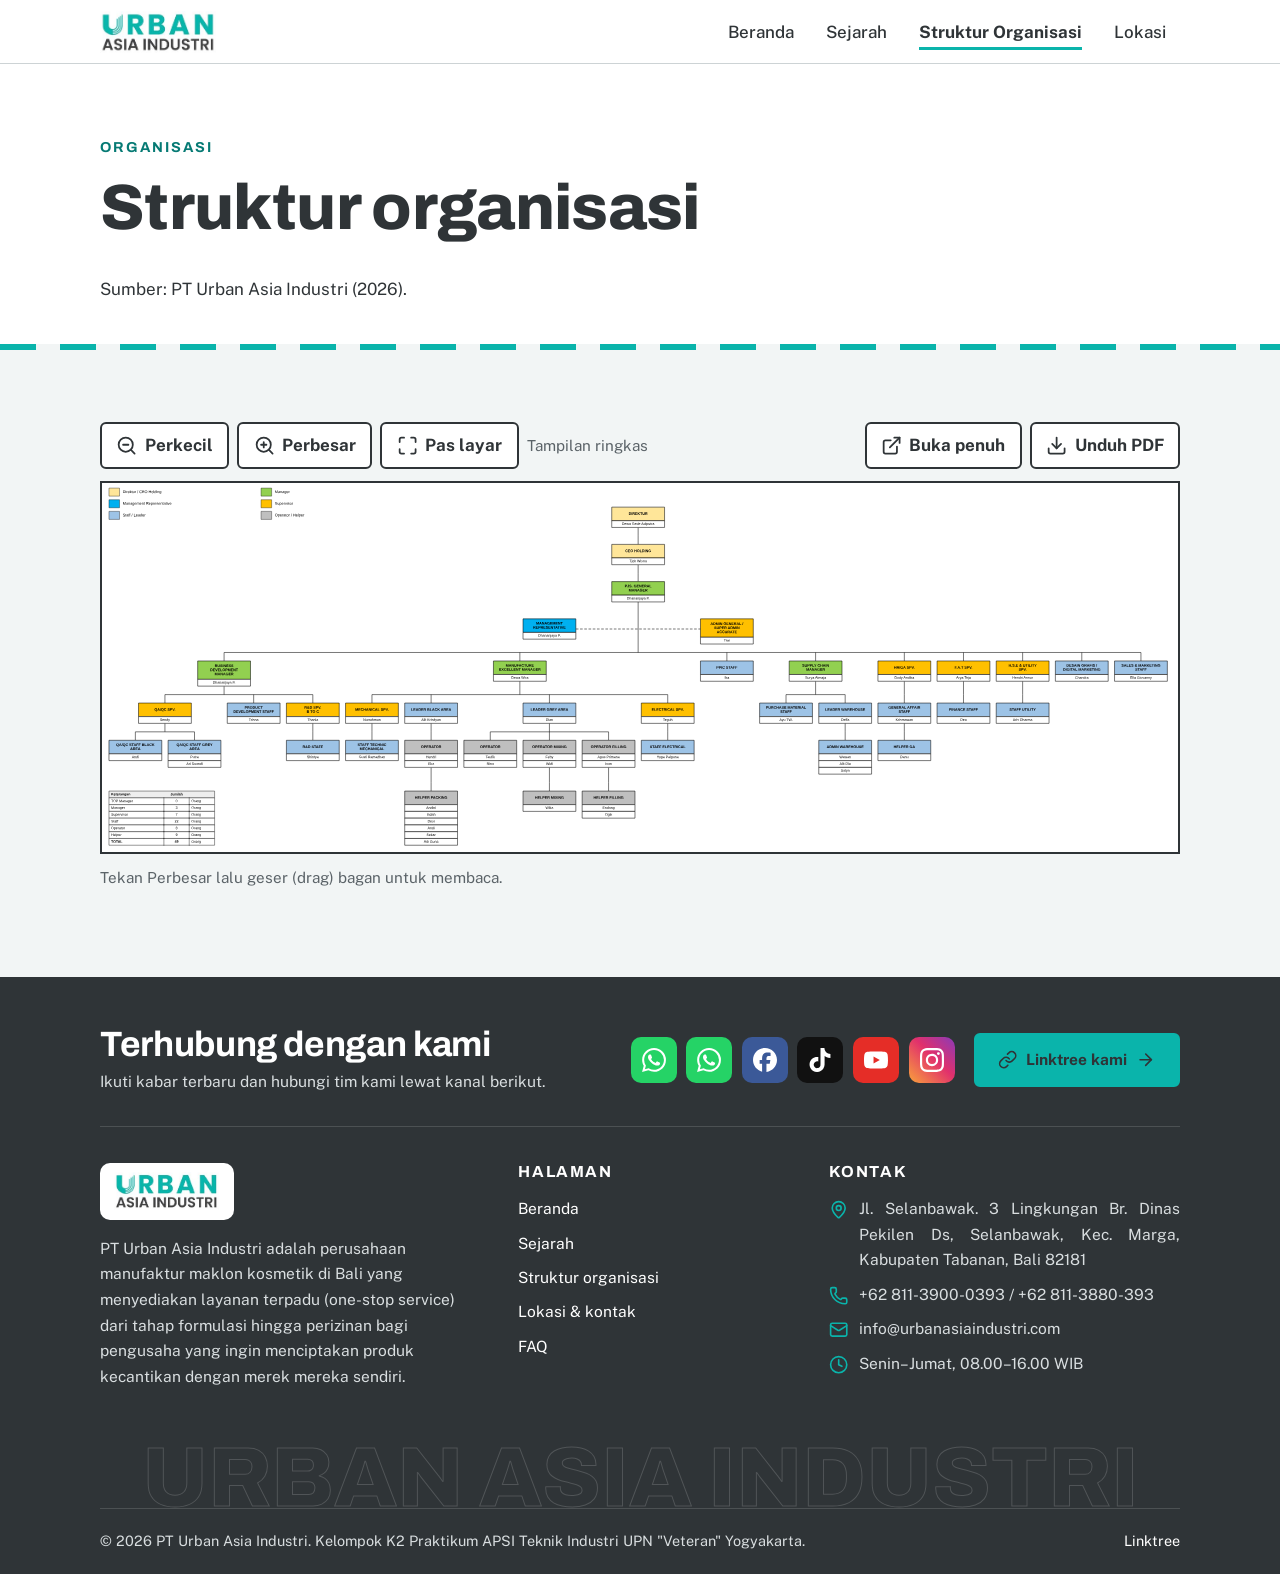
<file: struktur.html>
<!DOCTYPE html>
<html lang="id">
<head>
  <meta charset="UTF-8">
  <meta name="viewport" content="width=device-width, initial-scale=1">
  <title>Struktur Organisasi | PT Urban Asia Industri</title>
  <meta name="description" content="Struktur organisasi PT Urban Asia Industri.">
  <link rel="icon" type="image/png" href="img/favicon.png">
  <link rel="preconnect" href="https://fonts.googleapis.com">
  <link rel="preconnect" href="https://fonts.gstatic.com" crossorigin>
  <link href="https://fonts.googleapis.com/css2?family=Archivo:wdth,wght@90..100,500..800&family=Public+Sans:wght@400;500;700&display=swap" rel="stylesheet">
  <link rel="stylesheet" href="css/style.css">
  <script>document.documentElement.classList.add('js')</script>
</head>
<body>
<svg xmlns="http://www.w3.org/2000/svg" style="display:none" aria-hidden="true">
<symbol id="i-map-pin" viewBox="0 0 24 24"><path d="M20 10c0 4.993-5.539 10.193-7.399 11.799a1 1 0 0 1-1.202 0C9.539 20.193 4 14.993 4 10a8 8 0 0 1 16 0" /> <circle cx="12" cy="10" r="3" /></symbol>
<symbol id="i-phone" viewBox="0 0 24 24"><path d="M13.832 16.568a1 1 0 0 0 1.213-.303l.355-.465A2 2 0 0 1 17 15h3a2 2 0 0 1 2 2v3a2 2 0 0 1-2 2A18 18 0 0 1 2 4a2 2 0 0 1 2-2h3a2 2 0 0 1 2 2v3a2 2 0 0 1-.8 1.6l-.468.351a1 1 0 0 0-.292 1.233 14 14 0 0 0 6.392 6.384" /></symbol>
<symbol id="i-mail" viewBox="0 0 24 24"><path d="m22 7-8.991 5.727a2 2 0 0 1-2.009 0L2 7" /> <rect x="2" y="4" width="20" height="16" rx="2" /></symbol>
<symbol id="i-clock" viewBox="0 0 24 24"><circle cx="12" cy="12" r="10" /> <path d="M12 6v6l4 2" /></symbol>
<symbol id="i-shield-check" viewBox="0 0 24 24"><path d="M20 13c0 5-3.5 7.5-7.66 8.95a1 1 0 0 1-.67-.01C7.5 20.5 4 18 4 13V6a1 1 0 0 1 1-1c2 0 4.5-1.2 6.24-2.72a1.17 1.17 0 0 1 1.52 0C14.51 3.81 17 5 19 5a1 1 0 0 1 1 1z" /> <path d="m9 12 2 2 4-4" /></symbol>
<symbol id="i-flask-conical" viewBox="0 0 24 24"><path d="M14 2v6a2 2 0 0 0 .245.96l5.51 10.08A2 2 0 0 1 18 22H6a2 2 0 0 1-1.755-2.96l5.51-10.08A2 2 0 0 0 10 8V2" /> <path d="M6.453 15h11.094" /> <path d="M8.5 2h7" /></symbol>
<symbol id="i-hard-hat" viewBox="0 0 24 24"><path d="M10 10V5a1 1 0 0 1 1-1h2a1 1 0 0 1 1 1v5" /> <path d="M14 6a6 6 0 0 1 6 6v3" /> <path d="M4 15v-3a6 6 0 0 1 6-6" /> <rect x="2" y="15" width="20" height="4" rx="1" /></symbol>
<symbol id="i-package-check" viewBox="0 0 24 24"><path d="M12 22V12" /> <path d="m16 17 2 2 4-4" /> <path d="M21 11.127V8a2 2 0 0 0-1-1.73l-7-4a2 2 0 0 0-2 0l-7 4A2 2 0 0 0 3 8v8a2 2 0 0 0 1 1.729l7 4a2 2 0 0 0 2 .001l1.32-.753" /> <path d="M3.29 7 12 12l8.71-5" /> <path d="m7.5 4.27 8.997 5.148" /></symbol>
<symbol id="i-badge-check" viewBox="0 0 24 24"><path d="M3.85 8.62a4 4 0 0 1 4.78-4.77 4 4 0 0 1 6.74 0 4 4 0 0 1 4.78 4.78 4 4 0 0 1 0 6.74 4 4 0 0 1-4.77 4.78 4 4 0 0 1-6.75 0 4 4 0 0 1-4.78-4.77 4 4 0 0 1 0-6.76Z" /> <path d="m16 9-5.5 5.5L8 12" /></symbol>
<symbol id="i-quote" viewBox="0 0 24 24"><path d="M16 3a2 2 0 0 0-2 2v6a2 2 0 0 0 2 2 1 1 0 0 1 1 1v1a2 2 0 0 1-2 2 1 1 0 0 0-1 1v2a1 1 0 0 0 1 1 6 6 0 0 0 6-6V5a2 2 0 0 0-2-2z" /> <path d="M5 3a2 2 0 0 0-2 2v6a2 2 0 0 0 2 2 1 1 0 0 1 1 1v1a2 2 0 0 1-2 2 1 1 0 0 0-1 1v2a1 1 0 0 0 1 1 6 6 0 0 0 6-6V5a2 2 0 0 0-2-2z" /></symbol>
<symbol id="i-arrow-right" viewBox="0 0 24 24"><path d="M5 12h14" /> <path d="m12 5 7 7-7 7" /></symbol>
<symbol id="i-link" viewBox="0 0 24 24"><path d="M10 13a5 5 0 0 0 7.54.54l3-3a5 5 0 0 0-7.07-7.07l-1.72 1.71" /> <path d="M14 11a5 5 0 0 0-7.54-.54l-3 3a5 5 0 0 0 7.07 7.07l1.71-1.71" /></symbol>
<symbol id="i-external-link" viewBox="0 0 24 24"><path d="M15 3h6v6" /> <path d="M10 14 21 3" /> <path d="M18 13v6a2 2 0 0 1-2 2H5a2 2 0 0 1-2-2V8a2 2 0 0 1 2-2h6" /></symbol>
<symbol id="i-chevron-up" viewBox="0 0 24 24"><path d="m18 15-6-6-6 6" /></symbol>
<symbol id="i-factory" viewBox="0 0 24 24"><path d="M12 16h.01" /> <path d="M16 16h.01" /> <path d="M3 19a2 2 0 0 0 2 2h14a2 2 0 0 0 2-2V8.5a.5.5 0 0 0-.769-.422l-4.462 2.844A.5.5 0 0 1 15 10.5v-2a.5.5 0 0 0-.769-.422L9.77 10.922A.5.5 0 0 1 9 10.5V5a2 2 0 0 0-2-2H5a2 2 0 0 0-2 2z" /> <path d="M8 16h.01" /></symbol>
<symbol id="i-sparkles" viewBox="0 0 24 24"><path d="M11.017 2.814a1 1 0 0 1 1.966 0l1.051 5.558a2 2 0 0 0 1.594 1.594l5.558 1.051a1 1 0 0 1 0 1.966l-5.558 1.051a2 2 0 0 0-1.594 1.594l-1.051 5.558a1 1 0 0 1-1.966 0l-1.051-5.558a2 2 0 0 0-1.594-1.594l-5.558-1.051a1 1 0 0 1 0-1.966l5.558-1.051a2 2 0 0 0 1.594-1.594z" /> <path d="M20 2v4" /> <path d="M22 4h-4" /> <circle cx="4" cy="20" r="2" /></symbol>
<symbol id="i-plus" viewBox="0 0 24 24"><path d="M5 12h14" /> <path d="M12 5v14" /></symbol>
<symbol id="i-users" viewBox="0 0 24 24"><path d="M16 21v-2a4 4 0 0 0-4-4H6a4 4 0 0 0-4 4v2" /> <path d="M16 3.128a4 4 0 0 1 0 7.744" /> <path d="M22 21v-2a4 4 0 0 0-3-3.87" /> <circle cx="9" cy="7" r="4" /></symbol>
<symbol id="i-download" viewBox="0 0 24 24"><path d="M12 15V3" /> <path d="M21 15v4a2 2 0 0 1-2 2H5a2 2 0 0 1-2-2v-4" /> <path d="m7 10 5 5 5-5" /></symbol>
<symbol id="i-zoom-in" viewBox="0 0 24 24"><circle cx="11" cy="11" r="8" /> <line x1="21" x2="16.65" y1="21" y2="16.65" /> <line x1="11" x2="11" y1="8" y2="14" /> <line x1="8" x2="14" y1="11" y2="11" /></symbol>
<symbol id="i-zoom-out" viewBox="0 0 24 24"><circle cx="11" cy="11" r="8" /> <line x1="21" x2="16.65" y1="21" y2="16.65" /> <line x1="8" x2="14" y1="11" y2="11" /></symbol>
<symbol id="i-maximize" viewBox="0 0 24 24"><path d="M8 3H5a2 2 0 0 0-2 2v3" /> <path d="M21 8V5a2 2 0 0 0-2-2h-3" /> <path d="M3 16v3a2 2 0 0 0 2 2h3" /> <path d="M16 21h3a2 2 0 0 0 2-2v-3" /></symbol>
<symbol id="i-globe" viewBox="0 0 24 24"><circle cx="12" cy="12" r="10" /> <path d="M12 2a14.5 14.5 0 0 0 0 20 14.5 14.5 0 0 0 0-20" /> <path d="M2 12h20" /></symbol>
<symbol id="i-file-text" viewBox="0 0 24 24"><path d="M6 22a2 2 0 0 1-2-2V4a2 2 0 0 1 2-2h8a2.4 2.4 0 0 1 1.704.706l3.588 3.588A2.4 2.4 0 0 1 20 8v12a2 2 0 0 1-2 2z" /> <path d="M14 2v5a1 1 0 0 0 1 1h5" /> <path d="M10 9H8" /> <path d="M16 13H8" /> <path d="M16 17H8" /></symbol>
<symbol id="b-whatsapp" viewBox="0 0 24 24"><path d="M17.472 14.382c-.297-.149-1.758-.867-2.03-.967-.273-.099-.471-.148-.67.15-.197.297-.767.966-.94 1.164-.173.199-.347.223-.644.075-.297-.15-1.255-.463-2.39-1.475-.883-.788-1.48-1.761-1.653-2.059-.173-.297-.018-.458.13-.606.134-.133.298-.347.446-.52.149-.174.198-.298.298-.497.099-.198.05-.371-.025-.52-.075-.149-.669-1.612-.916-2.207-.242-.579-.487-.5-.669-.51-.173-.008-.371-.01-.57-.01-.198 0-.52.074-.792.372-.272.297-1.04 1.016-1.04 2.479 0 1.462 1.065 2.875 1.213 3.074.149.198 2.096 3.2 5.077 4.487.709.306 1.262.489 1.694.625.712.227 1.36.195 1.871.118.571-.085 1.758-.719 2.006-1.413.248-.694.248-1.289.173-1.413-.074-.124-.272-.198-.57-.347m-5.421 7.403h-.004a9.87 9.87 0 01-5.031-1.378l-.361-.214-3.741.982.998-3.648-.235-.374a9.86 9.86 0 01-1.51-5.26c.001-5.45 4.436-9.884 9.888-9.884 2.64 0 5.122 1.03 6.988 2.898a9.825 9.825 0 012.893 6.994c-.003 5.45-4.437 9.884-9.885 9.884m8.413-18.297A11.815 11.815 0 0012.05 0C5.495 0 .16 5.335.157 11.892c0 2.096.547 4.142 1.588 5.945L.057 24l6.305-1.654a11.882 11.882 0 005.683 1.448h.005c6.554 0 11.89-5.335 11.893-11.893a11.821 11.821 0 00-3.48-8.413Z"/></symbol>
<symbol id="b-facebook" viewBox="0 0 24 24"><path d="M9.101 23.691v-7.98H6.627v-3.667h2.474v-1.58c0-4.085 1.848-5.978 5.858-5.978.401 0 .955.042 1.468.103a8.68 8.68 0 0 1 1.141.195v3.325a8.623 8.623 0 0 0-.653-.036 26.805 26.805 0 0 0-.733-.009c-.707 0-1.259.096-1.675.309a1.686 1.686 0 0 0-.679.622c-.258.42-.374.995-.374 1.752v1.297h3.919l-.386 2.103-.287 1.564h-3.246v8.245C19.396 23.238 24 18.179 24 12.044c0-6.627-5.373-12-12-12s-12 5.373-12 12c0 5.628 3.874 10.35 9.101 11.647Z"/></symbol>
<symbol id="b-instagram" viewBox="0 0 24 24"><path d="M7.0301.084c-1.2768.0602-2.1487.264-2.911.5634-.7888.3075-1.4575.72-2.1228 1.3877-.6652.6677-1.075 1.3368-1.3802 2.127-.2954.7638-.4956 1.6365-.552 2.914-.0564 1.2775-.0689 1.6882-.0626 4.947.0062 3.2586.0206 3.6671.0825 4.9473.061 1.2765.264 2.1482.5635 2.9107.308.7889.72 1.4573 1.388 2.1228.6679.6655 1.3365 1.0743 2.1285 1.38.7632.295 1.6361.4961 2.9134.552 1.2773.056 1.6884.069 4.9462.0627 3.2578-.0062 3.668-.0207 4.9478-.0814 1.28-.0607 2.147-.2652 2.9098-.5633.7889-.3086 1.4578-.72 2.1228-1.3881.665-.6682 1.0745-1.3378 1.3795-2.1284.2957-.7632.4966-1.636.552-2.9124.056-1.2809.0692-1.6898.063-4.948-.0063-3.2583-.021-3.6668-.0817-4.9465-.0607-1.2797-.264-2.1487-.5633-2.9117-.3084-.7889-.72-1.4568-1.3876-2.1228C21.2982 1.33 20.628.9208 19.8378.6165 19.074.321 18.2017.1197 16.9244.0645 15.6471.0093 15.236-.005 11.977.0014 8.718.0076 8.31.0215 7.0301.0839m.1402 21.6932c-1.17-.0509-1.8053-.2453-2.2287-.408-.5606-.216-.96-.4771-1.3819-.895-.422-.4178-.6811-.8186-.9-1.378-.1644-.4234-.3624-1.058-.4171-2.228-.0595-1.2645-.072-1.6442-.079-4.848-.007-3.2037.0053-3.583.0607-4.848.05-1.169.2456-1.805.408-2.2282.216-.5613.4762-.96.895-1.3816.4188-.4217.8184-.6814 1.3783-.9003.423-.1651 1.0575-.3614 2.227-.4171 1.2655-.06 1.6447-.072 4.848-.079 3.2033-.007 3.5835.005 4.8495.0608 1.169.0508 1.8053.2445 2.228.408.5608.216.96.4754 1.3816.895.4217.4194.6816.8176.9005 1.3787.1653.4217.3617 1.056.4169 2.2263.0602 1.2655.0739 1.645.0796 4.848.0058 3.203-.0055 3.5834-.061 4.848-.051 1.17-.245 1.8055-.408 2.2294-.216.5604-.4763.96-.8954 1.3814-.419.4215-.8181.6811-1.3783.9-.4224.1649-1.0577.3617-2.2262.4174-1.2656.0595-1.6448.072-4.8493.079-3.2045.007-3.5825-.006-4.848-.0608M16.953 5.5864A1.44 1.44 0 1 0 18.39 4.144a1.44 1.44 0 0 0-1.437 1.4424M5.8385 12.012c.0067 3.4032 2.7706 6.1557 6.173 6.1493 3.4026-.0065 6.157-2.7701 6.1506-6.1733-.0065-3.4032-2.771-6.1565-6.174-6.1498-3.403.0067-6.156 2.771-6.1496 6.1738M8 12.0077a4 4 0 1 1 4.008 3.9921A3.9996 3.9996 0 0 1 8 12.0077"/></symbol>
<symbol id="b-tiktok" viewBox="0 0 24 24"><path d="M12.525.02c1.31-.02 2.61-.01 3.91-.02.08 1.53.63 3.09 1.75 4.17 1.12 1.11 2.7 1.62 4.24 1.79v4.03c-1.44-.05-2.89-.35-4.2-.97-.57-.26-1.1-.59-1.62-.93-.01 2.92.01 5.84-.02 8.75-.08 1.4-.54 2.79-1.35 3.94-1.31 1.92-3.58 3.17-5.91 3.21-1.43.08-2.86-.31-4.08-1.03-2.02-1.19-3.44-3.37-3.65-5.71-.02-.5-.03-1-.01-1.49.18-1.9 1.12-3.72 2.58-4.96 1.66-1.44 3.98-2.13 6.15-1.72.02 1.48-.04 2.96-.04 4.44-.99-.32-2.15-.23-3.02.37-.63.41-1.11 1.04-1.36 1.75-.21.51-.15 1.07-.14 1.61.24 1.64 1.82 3.02 3.5 2.87 1.12-.01 2.19-.66 2.77-1.61.19-.33.4-.67.41-1.06.1-1.79.06-3.57.07-5.36.01-4.03-.01-8.05.02-12.07z"/></symbol>
<symbol id="b-youtube" viewBox="0 0 24 24"><path d="M23.498 6.186a3.016 3.016 0 0 0-2.122-2.136C19.505 3.545 12 3.545 12 3.545s-7.505 0-9.377.505A3.017 3.017 0 0 0 .502 6.186C0 8.07 0 12 0 12s0 3.93.502 5.814a3.016 3.016 0 0 0 2.122 2.136c1.871.505 9.376.505 9.376.505s7.505 0 9.377-.505a3.015 3.015 0 0 0 2.122-2.136C24 15.93 24 12 24 12s0-3.93-.502-5.814zM9.545 15.568V8.432L15.818 12l-6.273 3.568z"/></symbol>
</svg>
<header class="header">
  <div class="wrap">
    <a class="logo" href="index.html" aria-label="PT Urban Asia Industri, beranda"><img src="img/logo.png" alt="Urban Asia Industri" width="271" height="98"></a>
    <button class="menu-btn" aria-expanded="false" aria-controls="nav">Menu</button>
    <ul class="nav" id="nav">
      <li><a href="index.html">Beranda</a></li>
      <li><a href="sejarah.html">Sejarah</a></li>
      <li><a href="struktur.html">Struktur Organisasi</a></li>
      <li><a href="lokasi.html">Lokasi</a></li>
    </ul>
  </div>
</header>
<main>

<section class="putih" style="padding-bottom:1.5rem">
  <div class="wrap" data-reveal>
    <p class="eyebrow">Organisasi</p>
    <h1>Struktur organisasi</h1>
    <p>Sumber: PT Urban Asia Industri (2026).</p>
  </div>
</section>
<div class="marka"></div>

<section>
  <div class="wrap" data-reveal>
    <div class="viewer-bar">
      <button id="zoom-out" type="button" aria-label="Perkecil"><svg class="ik" aria-hidden="true"><use href="#i-zoom-out"/></svg> Perkecil</button>
      <button id="zoom-in" type="button" aria-label="Perbesar"><svg class="ik" aria-hidden="true"><use href="#i-zoom-in"/></svg> Perbesar</button>
      <button id="zoom-reset" type="button"><svg class="ik" aria-hidden="true"><use href="#i-maximize"/></svg> Pas layar</button>
      <span id="zoom-info" aria-live="polite"></span>
      <span class="spasi"></span>
      <a href="img/struktur-organisasi.svg" target="_blank" rel="noopener"><svg class="ik" aria-hidden="true"><use href="#i-external-link"/></svg> Buka penuh</a>
      <a href="img/struktur-organisasi.pdf" download><svg class="ik" aria-hidden="true"><use href="#i-download"/></svg> Unduh PDF</a>
    </div>
    <div class="viewer-area" id="bagan-area" tabindex="0" role="region" aria-label="Bagan struktur organisasi lengkap; geser untuk melihat bagian lain">
      <img src="img/struktur-organisasi.svg" alt="Bagan struktur organisasi PT Urban Asia Industri: Direktur, CEO Holding, PJS General Manager, lalu sembilan bagian.">
    </div>
    <p class="catatan">Tekan Perbesar lalu geser (drag) bagan untuk membaca.</p>
  </div>
</section>
</main>
<footer class="footer">
  <div class="wrap footer-atas">
    <div>
      <h2>Terhubung dengan kami</h2>
      <p>Ikuti kabar terbaru dan hubungi tim kami lewat kanal berikut.</p>
    </div>
    <div class="footer-aksi">
      <ul class="sosial">
  <li><a class="wa" href="https://wa.me/62081139000393" target="_blank" rel="noopener" aria-label="WhatsApp admin 1"><svg class="br" aria-hidden="true"><use href="#b-whatsapp"/></svg></a></li>
  <li><a class="wa" href="https://wa.me/6208113880393" target="_blank" rel="noopener" aria-label="WhatsApp admin 2"><svg class="br" aria-hidden="true"><use href="#b-whatsapp"/></svg></a></li>
  <li><a class="fb" href="https://facebook.com/urbanasiaindustri" target="_blank" rel="noopener" aria-label="Facebook"><svg class="br" aria-hidden="true"><use href="#b-facebook"/></svg></a></li>
  <li><a class="tt" href="https://tiktok.com/@urbanasiaindustri" target="_blank" rel="noopener" aria-label="TikTok"><svg class="br" aria-hidden="true"><use href="#b-tiktok"/></svg></a></li>
  <li><a class="yt" href="https://www.youtube.com/@urbanindomanufakturchannel230" target="_blank" rel="noopener" aria-label="YouTube"><svg class="br" aria-hidden="true"><use href="#b-youtube"/></svg></a></li>
  <li><a class="ig" href="https://instagram.com/urbanasiaindustri" target="_blank" rel="noopener" aria-label="Instagram"><svg class="br" aria-hidden="true"><use href="#b-instagram"/></svg></a></li>
</ul>
      <a class="tombol linktree" href="linktree.html"><svg class="ik" aria-hidden="true"><use href="#i-link"/></svg> Linktree kami <svg class="ik" aria-hidden="true"><use href="#i-arrow-right"/></svg></a>
    </div>
  </div>
  <div class="wrap footer-grid">
    <div>
      <a class="footer-logo" href="index.html" aria-label="Beranda"><img src="img/logo.png" alt="Urban Asia Industri" width="271" height="98"></a>
      <p><span>PT Urban Asia Industri adalah perusahaan manufaktur maklon kosmetik di Bali yang menyediakan layanan terpadu (one-stop service) dari tahap formulasi hingga perizinan bagi pengusaha yang ingin menciptakan produk kecantikan dengan merek mereka sendiri.</span></p>
    </div>
    <div>
      <h3>Halaman</h3>
      <ul class="daftar">
        <li><a href="index.html">Beranda</a></li>
        <li><a href="sejarah.html">Sejarah</a></li>
        <li><a href="struktur.html">Struktur organisasi</a></li>
        <li><a href="lokasi.html">Lokasi &amp; kontak</a></li>
        <li><a href="index.html#faq">FAQ</a></li>
      </ul>
    </div>
    <div>
      <h3>Kontak</h3>
      <ul class="daftar kontak-mini">
        <li><svg class="ik" aria-hidden="true"><use href="#i-map-pin"/></svg><span>Jl. Selanbawak. 3 Lingkungan Br. Dinas Pekilen Ds, Selanbawak, Kec. Marga, Kabupaten Tabanan, Bali 82181</span></li>
        <li><svg class="ik" aria-hidden="true"><use href="#i-phone"/></svg><span>+62 811-3900-0393 / +62 811-3880-393</span></li>
        <li><svg class="ik" aria-hidden="true"><use href="#i-mail"/></svg><span>info@urbanasiaindustri.com</span></li>
        <li><svg class="ik" aria-hidden="true"><use href="#i-clock"/></svg><span>Senin–Jumat, 08.00–16.00 WIB</span></li>
      </ul>
    </div>
  </div>
  <p class="footer-kata" aria-hidden="true">Urban Asia Industri</p>
  <div class="wrap footer-bawah">
    <div>&copy; <span id="tahun">2026</span> PT Urban Asia Industri. Kelompok K2 Praktikum APSI Teknik Industri UPN "Veteran" Yogyakarta.</div>
    <div><a href="linktree.html">Linktree</a></div>
  </div>
</footer>
<button class="ke-atas" type="button" aria-label="Kembali ke atas"><svg class="ik" aria-hidden="true"><use href="#i-chevron-up"/></svg></button>
<script src="js/script.js"></script>
</body>
</html>
</file>
<file: css/style.css>
/* ===== PT Urban Asia Industri — style.css =====
   Palet dari logo (teal #0AB4AB, abu arang) dan foto produk (sage, terakota, krem). */
:root{
  --putih:#fff; --latar:#F2F5F5; --tinta:#2F3437; --baja:#5B6368;
  --teal:#0AB4AB; --teal-tua:#067A74; --terakota:#D2763F; --sage:#A9B99A; --krim:#E9D8C2; --garis:#CDD3D5;
  --lebar:1080px;
  --font-judul:"Archivo","Arial Narrow",Arial,sans-serif;
  --font-isi:"Public Sans",Arial,sans-serif;
  --ease:cubic-bezier(.2,.75,.2,1);
}
*{box-sizing:border-box}
html{scroll-behavior:smooth}
body{margin:0;background:var(--latar);color:var(--tinta);font:17px/1.65 var(--font-isi)}
img,svg,iframe{max-width:100%}
a{color:var(--teal-tua)}
:focus-visible{outline:3px solid var(--terakota);outline-offset:3px}
.wrap{width:min(var(--lebar),92%);margin-inline:auto}
h1,h2,h3{font-family:var(--font-judul);line-height:1.1;margin:0 0 .5em;letter-spacing:-.01em}
h1{font-size:clamp(2.3rem,5.6vw,4rem);font-weight:800}
h2{font-size:clamp(1.55rem,3.2vw,2.2rem);font-weight:700}
h3{font-size:1.2rem;font-weight:700}
p{max-width:68ch;margin:0 0 1em}
.teks-rata-justifikasi{text-align:justify}
.sr-only{position:absolute;width:1px;height:1px;overflow:hidden;clip:rect(0 0 0 0);white-space:nowrap}
.eyebrow{font-family:var(--font-judul);font-weight:700;font-size:.9rem;letter-spacing:.14em;text-transform:uppercase;color:var(--teal-tua);margin:0 0 .8rem}
.judul-seksi{margin-bottom:2rem}
.judul-seksi p{color:var(--baja)}
.judul-seksi.tengah{text-align:center}
.judul-seksi.tengah p{margin-inline:auto}

/* Placeholder: ganti teksnya lalu hapus kelas "isi" */
.isi{background:rgba(210,118,63,.18);border-bottom:2px dotted var(--terakota);padding:0 .15em}

/* Ikon */
.ik{width:1.25em;height:1.25em;fill:none;stroke:currentColor;stroke-width:2;stroke-linecap:round;stroke-linejoin:round;flex:none}
.br{width:1.25em;height:1.25em;fill:currentColor;stroke:none;flex:none}

/* ===== Animasi masuk saat di-scroll ===== */
html.js [data-reveal]{opacity:0;transform:translateY(28px);transition:opacity .7s var(--ease),transform .7s var(--ease);transition-delay:var(--d,0s)}
html.js [data-reveal="kiri"]{transform:translateX(-32px)}
html.js [data-reveal="zoom"]{transform:scale(.94)}
html.js [data-reveal].terlihat{opacity:1;transform:none}

/* ===== Header ===== */
.header{background:rgba(255,255,255,.94);backdrop-filter:blur(8px);border-bottom:1px solid var(--garis);position:sticky;top:0;z-index:30;transition:box-shadow .3s}
.header.menggulir{box-shadow:0 8px 24px rgba(47,52,55,.1)}
.header .wrap{display:flex;align-items:center;justify-content:space-between;padding-block:.6rem;position:relative}
.logo{display:block;line-height:0}
.logo img{height:42px;width:auto;transition:transform .3s var(--ease)}
.logo:hover img{transform:scale(1.05)}
.nav{display:flex;gap:.2rem;list-style:none;margin:0;padding:0}
.nav a{position:relative;display:block;color:var(--tinta);text-decoration:none;padding:.5rem .9rem;font-weight:500}
.nav a::after{content:"";position:absolute;left:.9rem;right:.9rem;bottom:.2rem;height:3px;background:var(--teal);transform:scaleX(0);transform-origin:left;transition:transform .3s var(--ease)}
.nav a:hover::after,.nav a.aktif::after{transform:scaleX(1)}
.nav a.aktif{font-weight:700}
.menu-btn{display:none;background:none;border:2px solid var(--tinta);color:var(--tinta);padding:.4rem .8rem;font:inherit;cursor:pointer;border-radius:4px}

/* ===== Garis marka (bergerak pelan) ===== */
.marka{height:6px;background:repeating-linear-gradient(90deg,var(--teal) 0 36px,transparent 36px 60px);animation:marka 2.4s linear infinite}
@keyframes marka{to{background-position-x:60px}}

/* ===== Tombol ===== */
.tombol{display:inline-flex;align-items:center;gap:.55rem;padding:.75rem 1.4rem;font-weight:700;text-decoration:none;border-radius:6px;border:2px solid var(--teal-tua);transition:transform .25s var(--ease),background .25s,box-shadow .25s}
.tombol:hover{transform:translateY(-3px);box-shadow:0 8px 18px rgba(6,122,116,.25)}
.tombol .ik,.tombol .br{transition:transform .25s var(--ease)}
.tombol:hover .ik:last-child{transform:translateX(4px)}
.tombol.utama{background:var(--teal-tua);color:#fff}
.tombol.utama:hover{background:#05635e}
.tombol.garis{color:var(--teal-tua)}
.tombol.garis:hover{background:rgba(10,180,171,.1)}
.tombol.putih{background:#fff;color:var(--teal-tua);border-color:#fff}
.tombol.garis-putih{color:#fff;border-color:#fff}
.tombol.garis-putih:hover{background:rgba(255,255,255,.14)}
.tombol-baris{display:flex;gap:.8rem;flex-wrap:wrap;margin-top:1.6rem}

/* ===== Hero ===== */
.hero{padding:clamp(2.5rem,7vw,5rem) 0;overflow:hidden;position:relative}
.hero::before{content:"";position:absolute;width:520px;height:520px;right:-160px;top:-220px;border-radius:50%;background:radial-gradient(circle,rgba(10,180,171,.18),transparent 65%);animation:napas 8s ease-in-out infinite}
@keyframes napas{50%{transform:scale(1.15)}}
.hero .wrap{display:grid;gap:2.5rem;grid-template-columns:1.1fr .9fr;align-items:center;position:relative}
.kata{display:inline-block;overflow:hidden;vertical-align:top;padding-bottom:.08em;margin-right:.22em}
.kata>span{display:inline-block;animation:naik .9s var(--ease) both;animation-delay:calc(var(--i)*.13s + .15s)}
@keyframes naik{from{transform:translateY(110%)}to{transform:none}}
.baris-ganti{font-family:var(--font-judul);font-weight:700;font-size:clamp(1.2rem,2.6vw,1.7rem);margin:.2rem 0 1rem;animation:muncul .8s .7s both}
.ganti{display:inline-block;height:1.3em;line-height:1.3em;overflow:hidden;vertical-align:bottom;color:var(--teal-tua)}
.ganti-isi{display:block;animation:putar 12.5s var(--ease) infinite}
.ganti-isi>span{display:block;height:1.3em}
@keyframes putar{0%,16%{transform:translateY(0)}20%,36%{transform:translateY(-1.3em)}40%,56%{transform:translateY(-2.6em)}60%,76%{transform:translateY(-3.9em)}80%,96%{transform:translateY(-5.2em)}100%{transform:translateY(-6.5em)}}
@keyframes muncul{from{opacity:0;transform:translateY(14px)}to{opacity:1;transform:none}}
.hero .lead{font-size:1.1rem;color:var(--baja);animation:muncul .8s .9s both}
.hero .tombol-baris{animation:muncul .8s 1.1s both}
.foto{margin:0;position:relative;isolation:isolate;animation:melayang 7s ease-in-out infinite}
@keyframes melayang{50%{transform:translateY(-10px)}}
.foto::before{content:"";position:absolute;inset:18px -18px -18px 18px;background:var(--sage);z-index:-1;animation:geser-sage 1s .4s var(--ease) both}
@keyframes geser-sage{from{transform:translate(-18px,-18px);opacity:0}to{transform:none;opacity:1}}
.foto img{display:block;width:100%;height:auto;border:4px solid var(--putih);animation:zoom-masuk 1.1s var(--ease) both}
@keyframes zoom-masuk{from{opacity:0;transform:scale(1.06)}to{opacity:1;transform:none}}
.foto figcaption{font-size:.9rem;color:var(--baja);margin-top:.6rem}

/* ===== Ticker (teks berjalan) ===== */
.ticker{background:var(--tinta);color:#fff;overflow:hidden;padding:.85rem 0}
.ticker-track{display:flex;width:max-content;animation:jalan 30s linear infinite}
.ticker:hover .ticker-track{animation-play-state:paused}
.ticker span{display:inline-flex;align-items:center;gap:1.2rem;padding-right:1.2rem;font-family:var(--font-judul);font-weight:700;letter-spacing:.12em;text-transform:uppercase;white-space:nowrap}
.ticker .ik{color:var(--teal)}
@keyframes jalan{to{transform:translateX(-50%)}}

/* ===== Section ===== */
section{padding:clamp(2.5rem,6vw,4.5rem) 0}
.putih{background:var(--putih)}
.grid{display:grid;gap:1.5rem;grid-template-columns:repeat(auto-fit,minmax(250px,1fr))}
.grid.tiga{grid-template-columns:repeat(3,1fr)}
@media (max-width:860px){.grid.tiga{grid-template-columns:repeat(auto-fit,minmax(250px,1fr))}}
.blok{background:var(--putih);border-left:6px solid var(--teal);padding:1.4rem 1.4rem 1.2rem;transition:transform .3s var(--ease),box-shadow .3s}
.putih .blok{background:var(--latar)}
.blok:hover{transform:translateY(-6px);box-shadow:0 14px 28px rgba(47,52,55,.12)}
a.lanjut{display:inline-flex;align-items:center;gap:.4rem;font-weight:700;text-decoration:none}
a.lanjut .ik{transition:transform .25s var(--ease)}
a.lanjut:hover .ik{transform:translateX(5px)}

/* Statistik */
.stat-grid{display:grid;gap:1.5rem;grid-template-columns:repeat(auto-fit,minmax(170px,1fr));margin-top:1.8rem}
.stat{border-left:4px solid var(--teal);padding-left:1rem}
.stat strong{font-family:var(--font-judul);font-size:clamp(2rem,4vw,2.8rem);line-height:1;display:block;color:var(--teal-tua)}
.stat span.label{color:var(--baja);font-size:.97rem}

/* Kartu produk */
.produk-grid{display:grid;gap:1.6rem;grid-template-columns:repeat(auto-fit,minmax(285px,1fr))}
.produk{background:var(--putih);border:1px solid var(--garis);overflow:hidden;display:flex;flex-direction:column;transition:transform .35s var(--ease),box-shadow .35s,border-color .35s}
.produk:hover{transform:translateY(-8px);box-shadow:0 18px 34px rgba(47,52,55,.14);border-color:var(--teal)}
.produk-foto{overflow:hidden;aspect-ratio:5/3;background:#fff}
.produk-foto img{display:block;width:100%;height:100%;object-fit:cover;transition:transform .7s var(--ease)}
.produk:hover .produk-foto img{transform:scale(1.09)}
.produk-isi{padding:1.2rem 1.3rem 1.3rem;flex:1;display:flex;flex-direction:column}
.produk-isi h3{display:flex;align-items:center;gap:.6rem;color:var(--teal-tua)}
.produk-isi h3::before{content:"";width:22px;height:4px;background:var(--teal);transition:width .35s var(--ease)}
.produk:hover h3::before{width:40px}
.produk-isi p{color:var(--baja);font-size:.98rem;flex:1}

/* Kepercayaan */
.pilar{background:var(--latar);padding:1.5rem 1.4rem;transition:transform .3s var(--ease),box-shadow .3s}
.pilar:hover{transform:translateY(-6px);box-shadow:0 14px 28px rgba(47,52,55,.1)}
.pilar p{color:var(--baja);font-size:.98rem;margin:0}
.ikon-bulat{width:52px;height:52px;border-radius:50%;background:var(--teal);color:#fff;display:grid;place-items:center;margin-bottom:1rem;transition:transform .5s var(--ease)}
.ikon-bulat .ik{width:26px;height:26px}
.pilar:hover .ikon-bulat{transform:rotate(360deg) scale(1.08)}
.sub-kepercayaan{display:grid;gap:2rem;grid-template-columns:1fr 1fr;margin-top:2.5rem;align-items:start}
.sub-kepercayaan h3{margin-bottom:1rem}
.lencana-baris{display:flex;flex-wrap:wrap;gap:.8rem}
.lencana{display:inline-flex;align-items:center;gap:.5rem;border:2px dashed var(--terakota);padding:.6rem 1rem;border-radius:999px;font-weight:700;background:#fff;transition:transform .25s var(--ease)}
.lencana:hover{transform:translateY(-3px) rotate(-1.5deg)}
.lencana .ik{color:var(--teal-tua)}
.testimoni{background:var(--latar);border-left:6px solid var(--terakota);padding:1.3rem 1.5rem;position:relative}
.testimoni .ik{width:2rem;height:2rem;color:var(--terakota);margin-bottom:.4rem}
.testimoni p{margin:0 0 .6rem}
.testimoni cite{font-style:normal;font-weight:700;color:var(--baja)}

/* FAQ */
.faq{max-width:820px;margin-inline:auto}
.faq-item{background:#fff;border:2px solid var(--garis);margin-bottom:.8rem;transition:border-color .3s}
.faq-item:hover{border-color:var(--teal)}
.faq-q{width:100%;display:flex;justify-content:space-between;align-items:center;gap:1rem;text-align:left;background:none;border:0;font:inherit;font-weight:700;font-size:1.05rem;color:var(--tinta);padding:1rem 1.2rem;cursor:pointer}
.faq-q .plus{width:30px;height:30px;border-radius:50%;background:var(--teal);color:#fff;display:grid;place-items:center;flex:none;transition:transform .35s var(--ease),background .3s}
.faq-q[aria-expanded="true"] .plus{transform:rotate(135deg);background:var(--terakota)}
.faq-a{display:grid;grid-template-rows:0fr;transition:grid-template-rows .4s var(--ease)}
.faq-a.buka{grid-template-rows:1fr}
.faq-a>div{overflow:hidden}
.faq-a p{padding:0 1.2rem 1.1rem;margin:0;color:var(--baja)}

/* CTA */
.cta{background:var(--teal-tua);color:#fff;text-align:center;position:relative;overflow:hidden}
.cta::before{content:"";position:absolute;inset:0 0 auto 0;height:6px;background:repeating-linear-gradient(90deg,#fff 0 36px,transparent 36px 60px);opacity:.5;animation:marka 2.4s linear infinite}
.cta h2{color:#fff}
.cta p{margin-inline:auto;color:#E4F5F4}
.cta .tombol-baris{justify-content:center}

/* ===== Sejarah ===== */
.timeline{list-style:none;margin:0;padding:0 0 0 1.6rem;border-left:4px solid var(--tinta)}
.timeline li{position:relative;padding:0 0 2rem 1.4rem}
.timeline li::before{content:"";position:absolute;left:-2.15rem;top:.35rem;width:16px;height:16px;background:var(--teal);border:3px solid var(--tinta);border-radius:50%;transition:transform .3s var(--ease)}
.timeline li:hover::before{transform:scale(1.5)}
.timeline .tahun{font-family:var(--font-judul);font-weight:800;font-size:1.4rem}
.dua-kolom{display:grid;gap:2rem;grid-template-columns:repeat(auto-fit,minmax(300px,1fr))}
.dua-kolom ul{padding-left:1.2rem;margin:0}
.dua-kolom ul.sosial,.dua-kolom ul.kontak{padding-left:0}

/* ===== Struktur organisasi (penampil bagan) ===== */
.viewer-bar{display:flex;gap:.5rem;flex-wrap:wrap;align-items:center;margin-bottom:.8rem}
.viewer-bar button,.viewer-bar a{display:inline-flex;align-items:center;gap:.45rem;font:inherit;font-weight:700;background:var(--putih);color:var(--tinta);border:2px solid var(--tinta);padding:.45rem .9rem;border-radius:6px;cursor:pointer;text-decoration:none;transition:transform .2s var(--ease),background .2s}
.viewer-bar button:hover,.viewer-bar a:hover{background:var(--krim);transform:translateY(-2px)}
.viewer-bar .spasi{flex:1}
#zoom-info{color:var(--baja);font-size:.95rem}
.viewer-area{overflow:auto;border:2px solid var(--tinta);background:#fff;max-height:78vh;cursor:grab;touch-action:pan-x pan-y}
.viewer-area.geser{cursor:grabbing;user-select:none}
.viewer-area img{display:block;max-width:none;width:100%;height:auto;-webkit-user-drag:none;transition:width .4s var(--ease)}
.catatan{color:var(--baja);font-size:.95rem;margin-top:.7rem}

/* ===== Lokasi & kontak ===== */
.peta{width:100%;height:420px;border:4px solid var(--tinta);background:var(--garis)}
.kontak{list-style:none;margin:0;padding:0}
.kontak li{display:flex;gap:1rem;align-items:flex-start;margin-bottom:1.1rem}
.kontak .ikon-bulat{width:46px;height:46px;margin:0;flex:none}
.kontak .ikon-bulat .ik{width:22px;height:22px}
.kontak li:hover .ikon-bulat{transform:scale(1.12) rotate(-8deg)}
.kontak small{display:block;color:var(--baja);font-size:.85rem;letter-spacing:.06em;text-transform:uppercase;font-weight:700}
.kontak div{padding-top:.1rem}

/* Ikon sosial (kotak berwarna) */
.sosial{display:flex;gap:.6rem;flex-wrap:wrap;list-style:none;margin:0;padding:0}
.sosial a{width:46px;height:46px;border-radius:10px;display:grid;place-items:center;color:#fff;transition:transform .25s var(--ease),box-shadow .25s}
.sosial a:hover{transform:translateY(-5px) rotate(-6deg);box-shadow:0 10px 18px rgba(0,0,0,.25)}
.sosial .br{width:24px;height:24px}
.wa{background:#25D366}.fb{background:#3B5998}.tt{background:#111}.yt{background:#E52D27}
.ig{background:linear-gradient(45deg,#F9A13B,#E1306C 55%,#8A3AB9)}

/* ===== Footer ===== */
.footer{background:var(--tinta);color:#D9DEE0;position:relative;overflow:hidden;font-size:.97rem}
.footer a{color:#fff;text-decoration:none}
.footer a:hover{color:var(--teal)}
.footer-atas{display:flex;justify-content:space-between;align-items:center;gap:2rem;flex-wrap:wrap;padding-block:3rem 2rem;border-bottom:1px solid rgba(255,255,255,.14)}
.footer-atas h2{color:#fff;margin:0 0 .3rem}
.footer-atas p{margin:0}
.footer-aksi{display:flex;gap:1.2rem;flex-wrap:wrap;align-items:center}
.tombol.linktree{background:var(--teal);border-color:var(--teal);color:var(--tinta)}
.tombol.linktree:hover{background:#2fd1c8}
.footer-grid{display:grid;gap:2.5rem;grid-template-columns:1.4fr 1fr 1.3fr;padding-block:2.2rem}
.footer-grid h3{color:#fff;font-size:1rem;letter-spacing:.1em;text-transform:uppercase;margin-bottom:1rem}
.footer-logo{display:inline-block;background:#fff;padding:.6rem .9rem;border-radius:10px;line-height:0;margin-bottom:1rem}
.footer-logo img{height:38px;width:auto}
.footer ul.daftar{list-style:none;margin:0;padding:0}
.footer ul.daftar li{margin-bottom:.55rem}
.footer ul.daftar a{display:inline-block;transition:transform .2s var(--ease)}
.footer ul.daftar a:hover{transform:translateX(5px)}
.footer .kontak-mini li{display:flex;gap:.7rem;align-items:flex-start;margin-bottom:.7rem}
.footer .kontak-mini .ik{color:var(--teal);margin-top:.25rem}
.footer-bawah{display:flex;justify-content:space-between;gap:1rem;flex-wrap:wrap;padding-block:1.3rem;border-top:1px solid rgba(255,255,255,.14);font-size:.9rem}
.footer-kata{font-family:var(--font-judul);font-weight:800;font-size:clamp(1.4rem,6.6vw,6rem);line-height:.9;text-transform:uppercase;white-space:nowrap;color:transparent;-webkit-text-stroke:1px rgba(255,255,255,.16);user-select:none;text-align:center;margin:0 0 -.1em;transition:-webkit-text-stroke-color .5s}
.footer:hover .footer-kata{-webkit-text-stroke-color:rgba(10,180,171,.55)}
.ke-atas{position:fixed;right:1.2rem;bottom:1.2rem;width:48px;height:48px;border-radius:50%;border:0;background:var(--teal-tua);color:#fff;cursor:pointer;display:grid;place-items:center;box-shadow:0 8px 20px rgba(0,0,0,.25);opacity:0;transform:translateY(20px);pointer-events:none;transition:opacity .3s,transform .3s var(--ease),background .2s;z-index:40}
.ke-atas.tampil{opacity:1;transform:none;pointer-events:auto}
.ke-atas:hover{background:var(--terakota)}

/* ===== Linktree ===== */
body.lt{min-height:100vh;display:grid;justify-items:center;align-content:start;padding:2.2rem 1rem 3rem;background:radial-gradient(circle at 20% 0,rgba(10,180,171,.25),transparent 45%),radial-gradient(circle at 90% 100%,rgba(169,185,154,.45),transparent 50%),var(--latar)}
.lt-kartu{width:min(480px,100%);text-align:center}
.lt-logo{display:inline-block;background:#fff;padding:1rem 1.4rem;border-radius:18px;box-shadow:0 10px 26px rgba(47,52,55,.12);line-height:0;animation:zoom-masuk .8s var(--ease) both}
.lt-logo img{height:56px;width:auto}
.lt-kartu h1{font-size:1.6rem;margin:1.2rem 0 .3rem;animation:muncul .7s .15s both}
.lt-kartu .sub{color:var(--baja);margin:0 auto 1.8rem;animation:muncul .7s .25s both}
.lt-link{display:flex;align-items:center;gap:1rem;background:#fff;border:2px solid var(--tinta);border-radius:14px;padding:.85rem 1.1rem;text-decoration:none;color:var(--tinta);font-weight:700;text-align:left;margin-bottom:.9rem;box-shadow:4px 4px 0 var(--teal);animation:muncul .6s var(--ease) both;animation-delay:calc(.35s + var(--i)*.08s);transition:transform .2s var(--ease),box-shadow .2s}
.lt-link:hover{transform:translate(-3px,-3px);box-shadow:8px 8px 0 var(--teal)}
.lt-link .ikon{width:42px;height:42px;border-radius:10px;display:grid;place-items:center;color:#fff;flex:none;background:var(--teal-tua)}
.lt-link small{display:block;font-weight:400;color:var(--baja)}
.lt-link>.ik:last-child{margin-left:auto;color:var(--baja)}
.lt-link .ikon.wa{background:#25D366}.lt-link .ikon.fb{background:#3B5998}.lt-link .ikon.tt{background:#111}.lt-link .ikon.yt{background:#E52D27}.lt-link .ikon.ig{background:linear-gradient(45deg,#F9A13B,#E1306C 55%,#8A3AB9)}
.lt-foot{margin-top:1.6rem;color:var(--baja);font-size:.9rem}

/* ===== Responsif ===== */
@media (max-width:860px){
  .hero .wrap{grid-template-columns:1fr}
  .foto{margin-right:18px}
  .sub-kepercayaan{grid-template-columns:1fr}
  .footer-grid{grid-template-columns:1fr 1fr}
  .footer-grid>div:first-child{grid-column:1/-1}
}
@media (max-width:760px){
  .menu-btn{display:block}
  .nav{display:none;position:absolute;top:100%;left:-4%;right:-4%;background:var(--putih);border-bottom:1px solid var(--garis);flex-direction:column;padding:.5rem 4%}
  .nav.buka{display:flex}
}
@media (max-width:520px){.footer-grid{grid-template-columns:1fr}}

/* Hormati pengguna yang mematikan animasi */
@media (prefers-reduced-motion:reduce){
  html{scroll-behavior:auto}
  *,*::before,*::after{animation:none!important;transition:none!important}
  html.js [data-reveal]{opacity:1!important;transform:none!important}
  .ganti-isi{transform:none}
}
</file>
